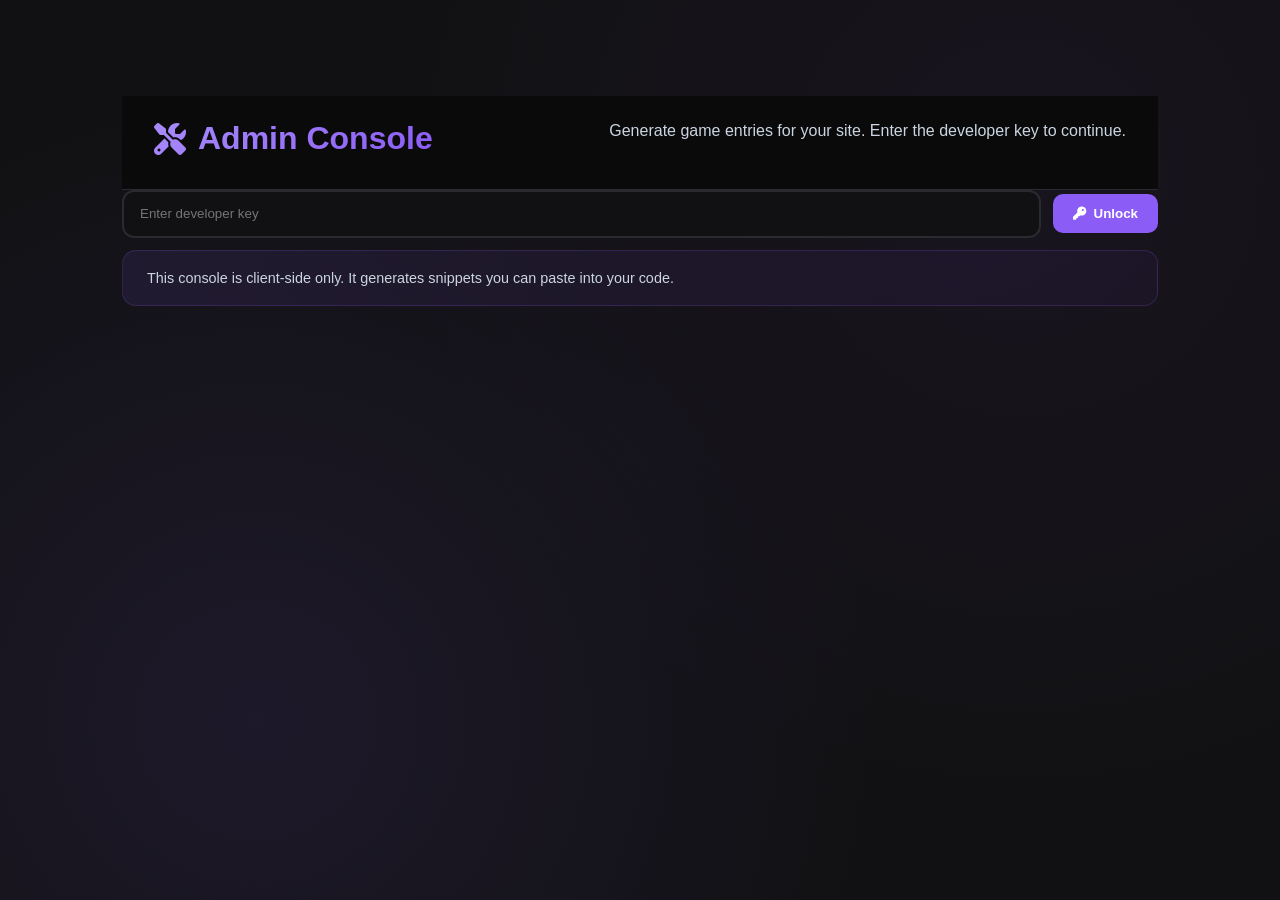
<file: admin.html>
<!DOCTYPE html>
<html lang="en">
<head>
  <meta charset="UTF-8">
  <meta name="viewport" content="width=device-width, initial-scale=1.0">
  <title>Admin Console - /Purge</title>
  <link rel="icon" href="assets/e1bc9dd5-25b2-4626-9afc-694f3188bac0.ico" type="image/x-icon">
  <link rel="stylesheet" href="https://cdnjs.cloudflare.com/ajax/libs/font-awesome/6.4.0/css/all.min.css">
  <link rel="stylesheet" href="styles.css">
  <link rel="stylesheet" href="tooltip.css">
  <link rel="stylesheet" href="page-transitions.css">
  <link rel="stylesheet" href="admin.css">
</head>
<body>
  <div class="background"></div>

  <div class="admin-console-container">
    <div class="admin-header">
      <h1><i class="fas fa-tools"></i> Admin Console</h1>
      <p>Generate game entries for your site. Enter the developer key to continue.</p>
    </div>

    <!-- Key Gate -->
    <div class="admin-key-gate" id="admin-key-gate">
      <div class="key-box">
        <input type="password" id="admin-key-input" placeholder="Enter developer key">
        <button class="admin-btn primary" id="admin-key-submit"><i class="fas fa-key"></i> Unlock</button>
      </div>
      <div class="key-hint">This console is client-side only. It generates snippets you can paste into your code.</div>
    </div>

    <!-- Admin Form -->
    <div class="admin-content" id="admin-content" style="display:none;">
      <div class="admin-form">
        <h2>Game Details</h2>
        <div class="form-grid">
          <label><span>Game Name</span><input type="text" id="game-name" placeholder="e.g., My Great Game" required></label>
          <label><span>Description</span><input type="text" id="game-description" placeholder="Short description" required></label>
          <label><span>Category</span>
            <select id="game-category">
              <option value="idle">Idle</option>
              <option value="strategy">Strategy</option>
              <option value="story">Story</option>
              <option value="action">Action</option>
              <option value="puzzle">Puzzle</option>
            </select>
          </label>
          <label><span>Genre</span><input type="text" id="game-genre" placeholder="e.g., Clicker, Card Game" required></label>
          <label><span>Icon Emoji</span><input type="text" id="game-icon" placeholder="e.g., 🎮 or 🍪" maxlength="4"></label>
          <label><span>File Path</span><input type="text" id="game-file" placeholder="e.g., games/mygame.html" required></label>
          <label><span>Premium</span><input type="checkbox" id="game-premium"></label>
          <label><span>Early Access</span><input type="checkbox" id="game-early"></label>
          <label><span>Tags (CSV)</span><input type="text" id="game-tags" placeholder="e.g., action, roguelike, deckbuilder"></label>
        </div>
        <div class="actions">
          <button class="admin-btn primary" id="generate-snippets"><i class="fas fa-code"></i> Generate Snippets</button>
          <button class="admin-btn secondary" id="reset-form"><i class="fas fa-undo"></i> Reset</button>
        </div>
      </div>

      <!-- Output Section -->
      <div class="admin-output">
        <h2>Output</h2>
        <div class="output-block">
          <div class="output-header">
            <span>games.js Entry</span>
            <button class="admin-btn copy" data-copy-target="#snippet-js"><i class="fas fa-copy"></i> Copy</button>
          </div>
          <pre id="snippet-js" class="code"></pre>
        </div>
        <div class="output-block">
          <div class="output-header">
            <span>Wrapper HTML Stub (optional)</span>
            <button class="admin-btn copy" data-copy-target="#snippet-html"><i class="fas fa-copy"></i> Copy</button>
          </div>
          <pre id="snippet-html" class="code"></pre>
        </div>
        <div class="hint">Paste the JS entry into GamesManager.loadGames() array in games.js. Save the HTML wrapper to the path you specified.</div>
      </div>
    </div>
  </div>

  <script>
    // Theme support
    const savedTheme = localStorage.getItem('purge_theme') || 'default';
    document.body.classList.add(savedTheme);

    // Developer key check
    const ADMIN_KEY = 'unhiindev'; // never exposed in HTML directly
    const keyInput = document.getElementById('admin-key-input');
    const keyGate = document.getElementById('admin-key-gate');
    const adminContent = document.getElementById('admin-content');
    const keySubmit = document.getElementById('admin-key-submit');

    keySubmit.addEventListener('click', () => {
      if (keyInput.value === ADMIN_KEY) {
        keyGate.style.display = 'none';
        adminContent.style.display = 'block';
        keyInput.value = '';
      } else {
        alert('Invalid key');
      }
    });
  </script>
  <script src="admin.js"></script>
</body>
</html>
</file>
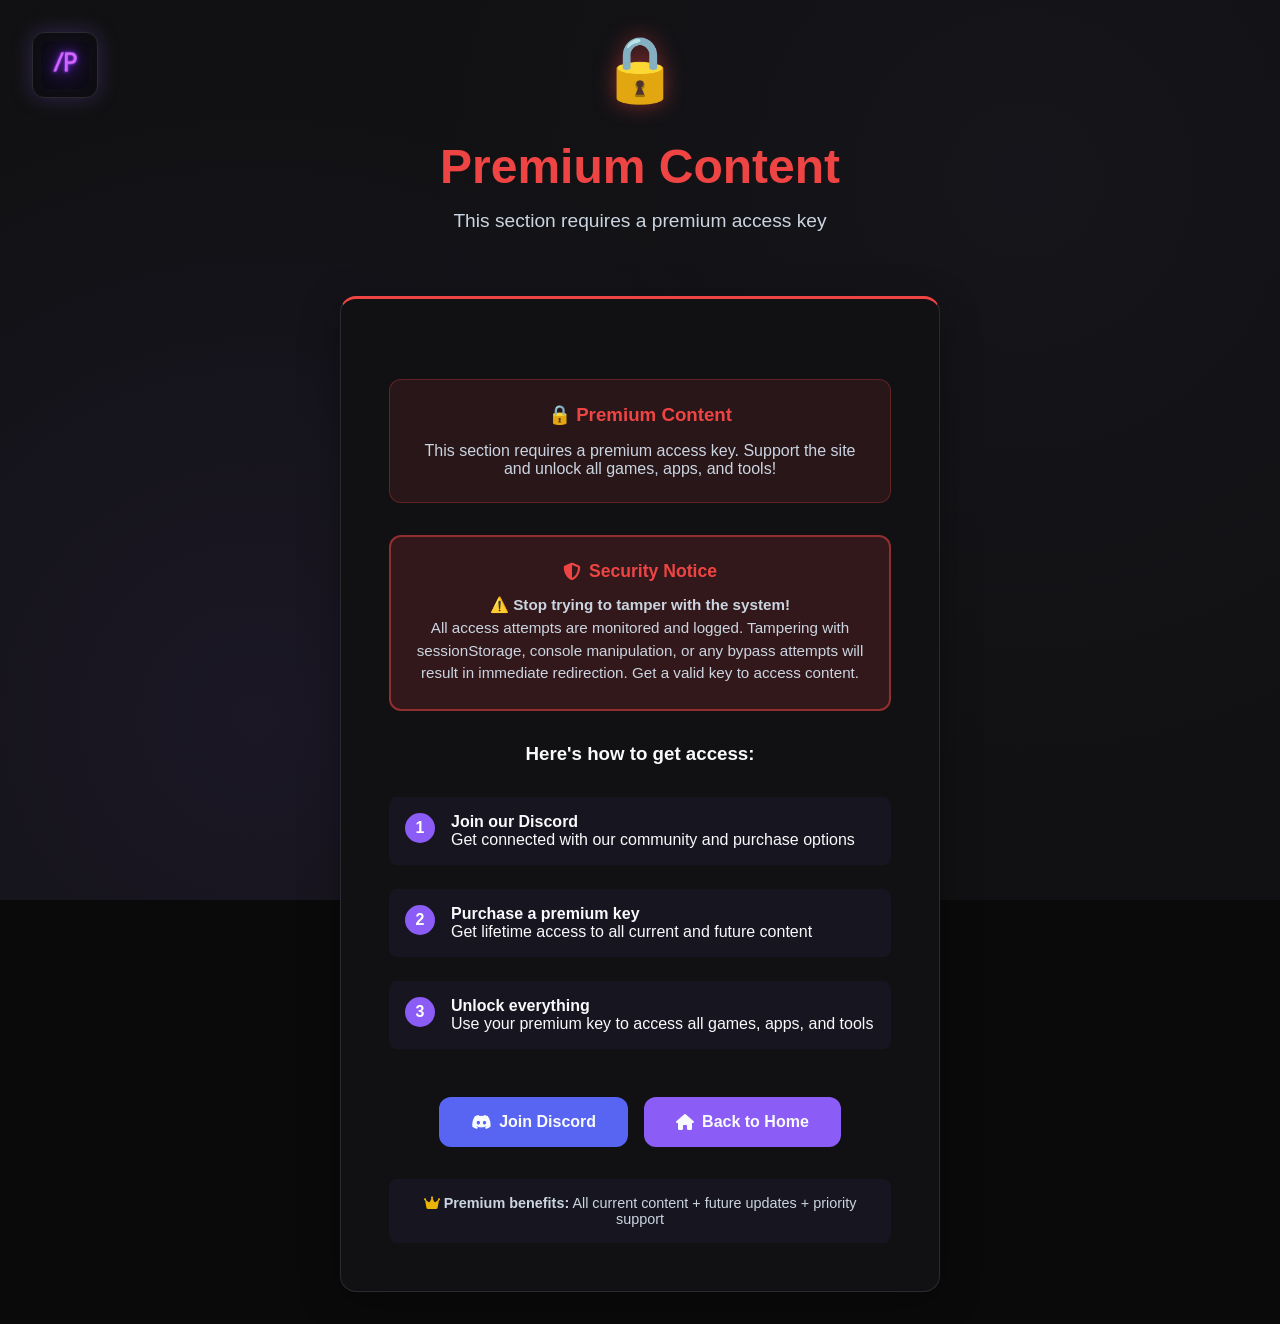
<file: apps.html>
<!DOCTYPE html>
<html lang="en">
<head>
    <link rel="icon" href="assets/e1bc9dd5-25b2-4626-9afc-694f3188bac0.ico" type="image/x-icon">
    <meta charset="UTF-8">
    <meta name="viewport" content="width=device-width, initial-scale=1.0">
    <title>Apps - /Purge</title>
    <link rel="stylesheet" href="https://cdnjs.cloudflare.com/ajax/libs/font-awesome/6.4.0/css/all.min.css">
    <link rel="stylesheet" href="styles.css">
    <link rel="stylesheet" href="apps.css">
    <link rel="stylesheet" href="tooltip.css">
    <script src="token-validator.js"></script>
</head>
<body>
    <!-- Background -->
    <div class="background"></div>

    <!-- Home Logo -->
    <div class="home-logo" onclick="window.location.href='index.html'">
        <img src="assets/e1bc9dd5-25b2-4626-9afc-694f3188bac0.ico" alt="/Purge Logo" class="logo-img">
    </div>

    <!-- Apps Content -->
    <div class="apps-page">
        <div class="apps-header">
            <h1 class="apps-title">Apps</h1>
            <p class="apps-subtitle">Useful applications and tools</p>
        </div>

        <!-- Search and Filter Section -->
        <div class="apps-controls">
            <div class="search-filter-container">
                <div class="search-container">
                    <div class="search-box">
                        <i class="fas fa-search search-icon"></i>
                        <input type="text" id="app-search" placeholder="Search apps..." class="search-input">
                        <button id="clear-search" class="clear-search-btn">
                            <i class="fas fa-times"></i>
                        </button>
                    </div>
                </div>
                
                <select id="category-filter" class="category-filter">
                    <option value="all">All Categories</option>
                    <option value="browser">Browser</option>
                    <option value="development">Development</option>
                    <option value="productivity">Productivity</option>
                </select>
            </div>
            
            <div class="request-section">
                <button class="request-btn" onclick="window.open('https://discord.gg/bS7Xgvyuu5', '_blank');">
                    <i class="fas fa-plus"></i>
                    Request an App
                </button>
            </div>
        </div>

        <!-- Apps Grid -->
        <div class="apps-grid" id="apps-grid">
            <!-- Rammerhead App -->
            <div class="app-card" data-category="browser" onclick="showAppPreview('rammerhead')">
                <div class="app-icon">
                    <i class="fas fa-shield-alt"></i>
                </div>
                <div class="app-content">
                    <h3 class="app-title">Rammerhead</h3>
                    <p class="app-description">Great web proxy</p>
                    <div class="app-meta">
                        <span class="app-category">Browser</span>
                        <span class="app-status">External</span>
                    </div>
                </div>
                <div class="app-actions">
                    <button class="app-btn" onclick="event.stopPropagation(); showAppPreview('rammerhead')">
                        <i class="fas fa-play"></i>
                        Launch
                    </button>
                </div>
            </div>

            <!-- More apps can be added here -->
            <div class="app-card coming-soon">
                <div class="app-icon">
                    <i class="fas fa-plus"></i>
                </div>
                <div class="app-content">
                    <h3 class="app-title">More Apps Coming</h3>
                    <p class="app-description">We're constantly adding new applications</p>
                </div>
            </div>
        </div>

        <!-- No Results Message -->
        <div class="no-results" id="no-results" style="display: none;">
            <div class="no-results-content">
                <i class="fas fa-search"></i>
                <h3>No apps found</h3>
                <p>Try adjusting your search terms or <a href="https://discord.gg/bS7Xgvyuu5" target="_blank">request an app</a></p>
            </div>
        </div>
    </div>

    <!-- App Preview Modal (Games Style) -->
    <div class="app-preview-modal" id="app-preview-modal">
        <div class="preview-content" id="preview-content">
            <!-- Preview content will be loaded here -->
        </div>
    </div>

    <!-- App Browser with Tabs (Only shows when app is opened) -->
    <div id="app-browser" class="app-browser">
        <div class="browser-tabs">
            <!-- Tabs will be dynamically added here -->
        </div>
        <div class="browser-toolbar">
            <div class="toolbar-left">
                <button class="toolbar-btn" onclick="goBack()" title="Back">
                    <i class="fas fa-arrow-left"></i>
                </button>
                <button class="toolbar-btn" onclick="goForward()" title="Forward">
                    <i class="fas fa-arrow-right"></i>
                </button>
                <button class="toolbar-btn" onclick="refreshApp()" title="Refresh">
                    <i class="fas fa-redo"></i>
                </button>
            </div>
            <div class="toolbar-center">
                <div class="address-bar">
                    <i class="fas fa-lock"></i>
                    <span id="current-url">https://example.com</span>
                </div>
            </div>
            <div class="toolbar-right">
                <button class="toolbar-btn" onclick="openInNewTab()" title="Open in New Tab">
                    <i class="fas fa-external-link-alt"></i>
                </button>
                <button class="toolbar-btn" onclick="goHome()" title="Home">
                    <i class="fas fa-home"></i>
                </button>
                <button class="toolbar-btn" onclick="toggleFullscreen()" title="Fullscreen">
                    <i class="fas fa-expand"></i>
                </button>
                <button class="toolbar-btn close-btn" onclick="closeApp()" title="Close">
                    <i class="fas fa-times"></i>
                </button>
            </div>
        </div>
        <div class="browser-content">
            <embed id="app-frame" src="" type="text/html" style="width: 100%; height: 100%; border: none;">
        </div>
    </div>

    <!-- Footer -->
    <footer>
        <p>&copy; 2025 /Purge. Anyone posing as this site that isnt unhiin is false.</p>
    </footer>

    <!-- Load scripts -->
    <script src="debug.js"></script>
    <script src="utils.js"></script>
    <script src="tab-cloaking.js"></script>
    <script src="theme-manager.js"></script>
    <script src="snow.js"></script>
    <script src="tooltip-manager.js"></script>
    <script src="back-to-top.js"></script>
    <script src="accessibility.js"></script>
    <script src="apps.js"></script>
</body>

</html>
</file>
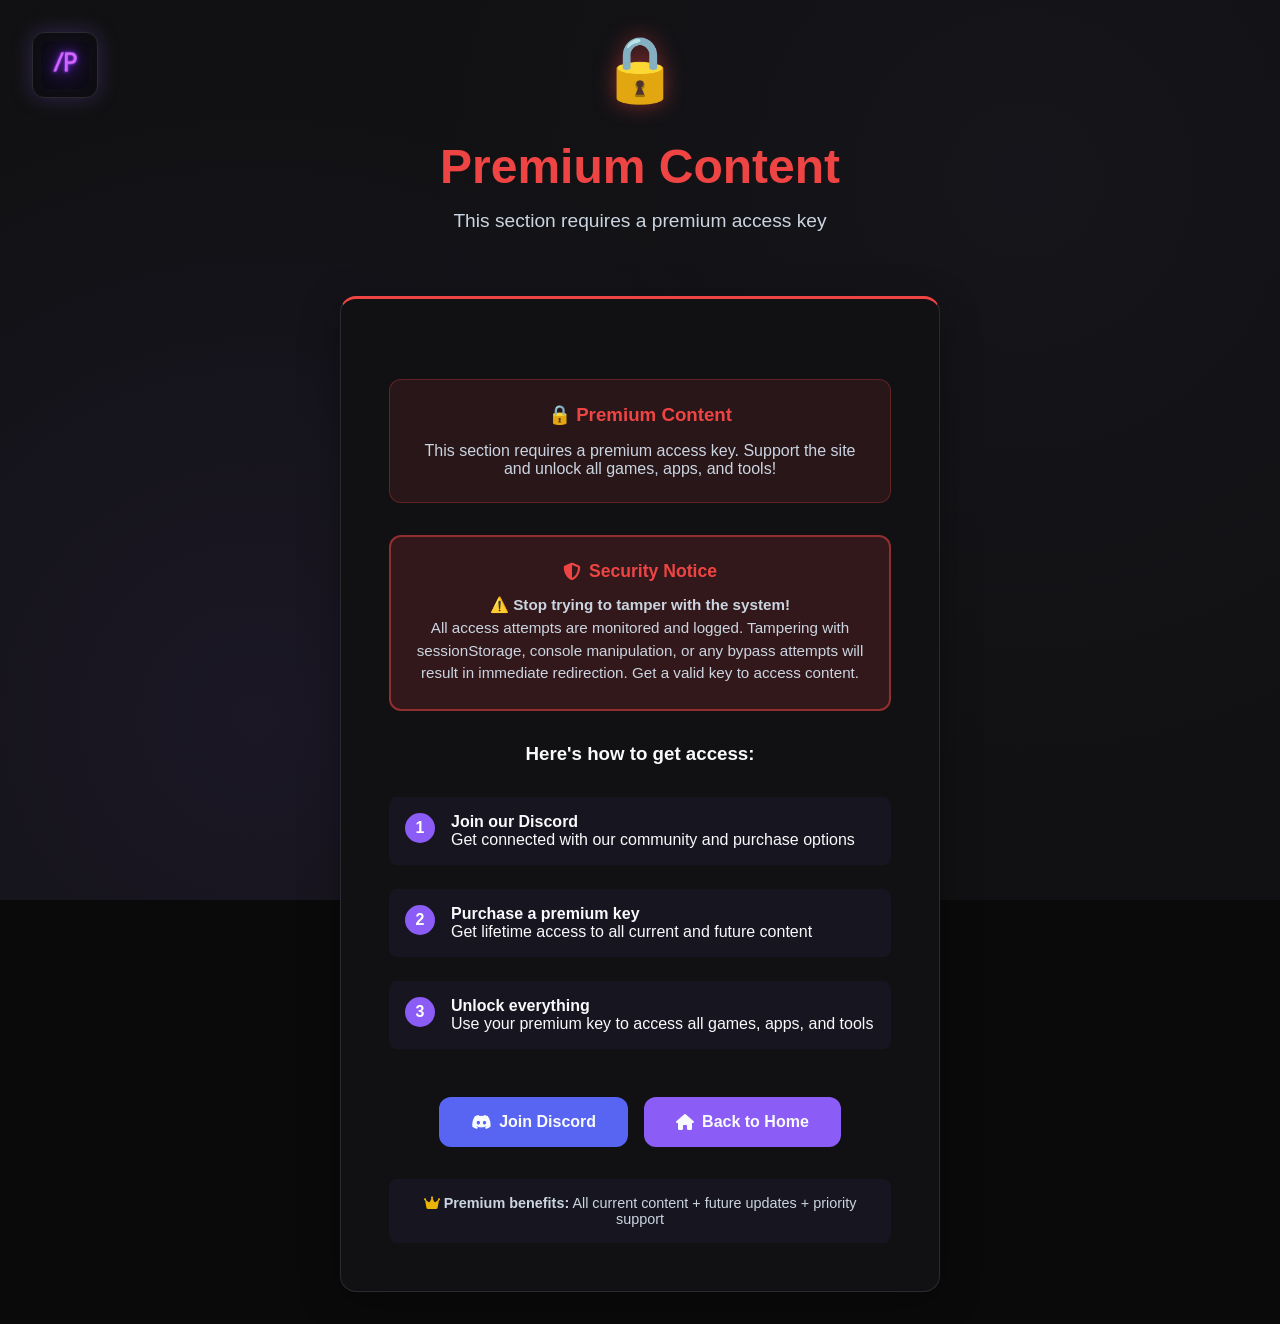
<file: blocked.html>
<!DOCTYPE html>
<html lang="en">
<head>
    <link rel="icon" href="assets/e1bc9dd5-25b2-4626-9afc-694f3188bac0.ico" type="image/x-icon">
    <meta charset="UTF-8">
    <meta name="viewport" content="width=device-width, initial-scale=1.0">
    <title>Access Blocked - /Purge</title>
    <link rel="stylesheet" href="https://cdnjs.cloudflare.com/ajax/libs/font-awesome/6.4.0/css/all.min.css">
    <link rel="stylesheet" href="/styles.css">
    <link rel="stylesheet" href="/tooltip.css">
    <style>
        .blocked-container {
            display: flex;
            flex-direction: column;
            justify-content: center;
            align-items: center;
            min-height: 100vh;
            padding: 2rem;
            text-align: center;
        }

        .blocked-icon {
            font-size: 4rem;
            margin-bottom: 2rem;
            animation: shake 0.5s ease-in-out infinite;
            filter: drop-shadow(0 0 10px rgba(239, 68, 68, 0.5));
        }
        
        .tamper-warning {
            background: rgba(239, 68, 68, 0.15);
            border: 2px solid rgba(239, 68, 68, 0.5);
            border-radius: 12px;
            padding: 1.5rem;
            margin: 2rem 0;
            text-align: center;
            animation: pulse 2s ease-in-out infinite;
        }
        
        @keyframes pulse {
            0%, 100% { 
                box-shadow: 0 0 0 0 rgba(239, 68, 68, 0.7);
            }
            50% { 
                box-shadow: 0 0 0 10px rgba(239, 68, 68, 0);
            }
        }
        
        .tamper-warning h4 {
            color: #ef4444;
            margin-bottom: 0.75rem;
            font-size: 1.1rem;
            display: flex;
            align-items: center;
            justify-content: center;
            gap: 0.5rem;
        }
        
        .tamper-warning p {
            color: var(--text);
            margin: 0;
            font-size: 0.95rem;
            line-height: 1.5;
        }

        @keyframes shake {
            0%, 100% { transform: translateX(0); }
            25% { transform: translateX(-5px); }
            75% { transform: translateX(5px); }
        }

        .blocked-content {
            background: var(--dark);
            border: 1px solid var(--light-gray);
            border-radius: 16px;
            padding: 3rem;
            max-width: 600px;
            margin-top: 2rem;
            border-top: 3px solid #ef4444;
            box-shadow: 0 10px 40px rgba(0, 0, 0, 0.3);
        }

        .guilt-message {
            background: rgba(239, 68, 68, 0.1);
            border: 1px solid rgba(239, 68, 68, 0.3);
            border-radius: 12px;
            padding: 1.5rem;
            margin: 2rem 0;
        }

        .steps {
            text-align: left;
            margin: 2rem 0;
        }

        .step {
            display: flex;
            align-items: flex-start;
            gap: 1rem;
            margin-bottom: 1.5rem;
            padding: 1rem;
            background: rgba(139, 92, 246, 0.05);
            border-radius: 8px;
        }

        .step-number {
            background: var(--primary);
            color: white;
            width: 30px;
            height: 30px;
            border-radius: 50%;
            display: flex;
            align-items: center;
            justify-content: center;
            font-weight: bold;
            flex-shrink: 0;
        }

        .home-btn {
            background: var(--primary);
            color: var(--white);
            border: none;
            padding: 1rem 2rem;
            border-radius: 12px;
            font-weight: 600;
            font-size: 1rem;
            cursor: pointer;
            transition: all 0.3s ease;
            text-decoration: none;
            display: inline-flex;
            align-items: center;
            gap: 0.5rem;
            margin-top: 1rem;
        }

        .home-btn:hover {
            background: var(--primary-dark);
            transform: translateY(-2px);
        }

        .home-logo {
            position: fixed;
            top: 2rem;
            left: 2rem;
            z-index: 100;
            cursor: pointer;
            transition: all 0.3s ease;
            filter: drop-shadow(0 0 10px rgba(139, 92, 246, 0.3));
            background: rgba(10, 10, 10, 0.8);
            border-radius: 12px;
            padding: 0.5rem;
            border: 1px solid var(--light-gray);
        }

        .home-logo:hover {
            transform: scale(1.05);
            filter: drop-shadow(0 0 15px rgba(139, 92, 246, 0.5));
            border-color: var(--primary);
        }

        .logo-img {
            width: 48px;
            height: 48px;
            display: block;
            border-radius: 8px;
        }
    </style>
</head>
<body>
    <!-- Background -->
    <div class="background"></div>

    <!-- Home Logo -->
    <div class="home-logo" onclick="window.location.href='index.html'">
        <img src="assets/e1bc9dd5-25b2-4626-9afc-694f3188bac0.ico" alt="/Purge Logo" class="logo-img">
    </div>

    <!-- Blocked Content -->
    <div class="blocked-container">
        <div class="blocked-icon">🔒</div>
        
        <h1 style="font-size: 3rem; margin-bottom: 1rem; color: #ef4444;">Premium Content</h1>
        <p style="font-size: 1.2rem; color: var(--text); margin-bottom: 2rem;">
            This section requires a premium access key
        </p>

        <div class="blocked-content">
            <div class="guilt-message">
                <h3 style="color: #ef4444; margin-bottom: 1rem;">🔒 Premium Content</h3>
                <p style="margin: 0; color: var(--text);">
                    This section requires a premium access key. Support the site and unlock all games, apps, and tools!
                </p>
            </div>
            
            <div class="tamper-warning">
                <h4>
                    <i class="fas fa-shield-alt"></i>
                    Security Notice
                </h4>
                <p>
                    <strong>⚠️ Stop trying to tamper with the system!</strong><br>
                    All access attempts are monitored and logged. Tampering with sessionStorage, console manipulation, or any bypass attempts will result in immediate redirection. Get a valid key to access content.
                </p>
            </div>

            <h3>Here's how to get access:</h3>
            
            <div class="steps">
                <div class="step">
                    <div class="step-number">1</div>
                    <div>
                        <strong>Join our Discord</strong>
                        <p>Get connected with our community and purchase options</p>
                    </div>
                </div>
                
                <div class="step">
                    <div class="step-number">2</div>
                    <div>
                        <strong>Purchase a premium key</strong>
                        <p>Get lifetime access to all current and future content</p>
                    </div>
                </div>
                
                <div class="step">
                    <div class="step-number">3</div>
                    <div>
                        <strong>Unlock everything</strong>
                        <p>Use your premium key to access all games, apps, and tools</p>
                    </div>
                </div>
            </div>

            <div style="display: flex; gap: 1rem; justify-content: center; flex-wrap: wrap;">
                <a href="https://discord.gg/bS7Xgvyuu5" target="_blank" class="home-btn" style="background: #5865F2;">
                    <i class="fab fa-discord"></i>
                    Join Discord
                </a>
                
                <a href="index.html" class="home-btn">
                    <i class="fas fa-home"></i>
                    Back to Home
                </a>
            </div>

            <div style="margin-top: 2rem; padding: 1rem; background: rgba(139, 92, 246, 0.05); border-radius: 8px;">
                <p style="margin: 0; font-size: 0.9rem; color: var(--text);">
                    <i class="fas fa-crown" style="color: #eab308;"></i>
                    <strong>Premium benefits:</strong> All current content + future updates + priority support
                </p>
            </div>
        </div>
    </div>
    
    <!-- Auto-redirect script -->
    <script>
        // Prevent staying on blocked page - auto-redirect after 10 seconds
        let redirectTimer = setTimeout(() => {
            window.location.href = 'index.html';
        }, 10000);
        
        // Clear auth on blocked page
        try {
            sessionStorage.removeItem('purge_auth');
            sessionStorage.removeItem('purge_auth_level');
            sessionStorage.removeItem('purge_auth_timestamp');
            sessionStorage.removeItem('purge_auth_key');
            sessionStorage.removeItem('purge_auth_hash');
        } catch (e) {
            console.error('Error clearing auth:', e);
        }
        
        // Show tampering warning tooltip
        function showTamperWarning() {
            const tooltip = document.createElement('div');
            tooltip.id = 'tamper-tooltip';
            tooltip.className = 'custom-tooltip';
            tooltip.innerHTML = `
                <div class="tooltip-content" style="border-color: #ef4444; background: rgba(239, 68, 68, 0.1);">
                    <span class="tooltip-message">
                        <i class="fas fa-shield-alt" style="color: #ef4444; margin-right: 0.5rem;"></i>
                        <strong>⚠️ Security Alert:</strong> Stop trying to tamper with the system! All attempts are monitored and will result in immediate redirection.
                    </span>
                    <button class="tooltip-close" onclick="this.closest('.custom-tooltip').remove()" title="Close">
                        <i class="fas fa-times"></i>
                    </button>
                </div>
            `;
            document.body.appendChild(tooltip);
            
            // Apply theme colors
            setTimeout(() => {
                const root = getComputedStyle(document.documentElement);
                const primary = root.getPropertyValue('--primary').trim() || '#8B5CF6';
                const dark = root.getPropertyValue('--dark').trim() || '#111113';
                const text = root.getPropertyValue('--text').trim() || '#cbd5e1';
                const glowColor = root.getPropertyValue('--glow-color').trim() || 'rgba(239, 68, 68, 0.3)';
                
                tooltip.style.setProperty('--tooltip-primary', '#ef4444');
                tooltip.style.setProperty('--tooltip-dark', dark);
                tooltip.style.setProperty('--tooltip-text', text);
                tooltip.style.setProperty('--tooltip-glow', glowColor);
                
                // Animate in
                setTimeout(() => {
                    tooltip.classList.add('show');
                }, 100);
            }, 100);
            
            // Auto-hide after 15 seconds
            setTimeout(() => {
                if (tooltip.parentNode) {
                    tooltip.classList.remove('show');
                    setTimeout(() => {
                        if (tooltip.parentNode) {
                            tooltip.remove();
                        }
                    }, 300);
                }
            }, 15000);
        }
        
        // Show warning after page loads
        setTimeout(() => {
            showTamperWarning();
        }, 1500);
        
        // Detect tampering attempts
        let tamperAttempts = 0;
        const originalSetItem = sessionStorage.setItem;
        const originalGetItem = sessionStorage.getItem;
        
        // Monitor for tampering
        setInterval(() => {
            try {
                const auth = originalGetItem.call(sessionStorage, 'purge_auth');
                if (auth === 'authenticated') {
                    tamperAttempts++;
                    if (tamperAttempts > 0) {
                        console.warn('⚠️ Tampering detected!');
                        showTamperWarning();
                        // Clear any fake auth
                        sessionStorage.removeItem('purge_auth');
                        sessionStorage.removeItem('purge_auth_level');
                        sessionStorage.removeItem('purge_auth_timestamp');
                        sessionStorage.removeItem('purge_auth_key');
                        sessionStorage.removeItem('purge_auth_hash');
                    }
                }
            } catch (e) {
                // Ignore errors
            }
        }, 1000);
        
        // Prevent back button bypass
        window.addEventListener('popstate', () => {
            window.location.href = 'index.html';
        });
        
        // Prevent staying on page - redirect on any interaction
        document.addEventListener('click', () => {
            clearTimeout(redirectTimer);
            setTimeout(() => {
                window.location.href = 'index.html';
            }, 5000);
        });
        
        // Redirect on visibility change
        document.addEventListener('visibilitychange', () => {
            if (!document.hidden) {
                window.location.href = 'index.html';
            }
        });
    </script>
    
    <!-- Theme Support -->
    <script src="/tab-cloaking.js"></script>
    <script src="/theme-manager.js"></script>
    <script src="/snow.js"></script>
</body>
</html>
</file>
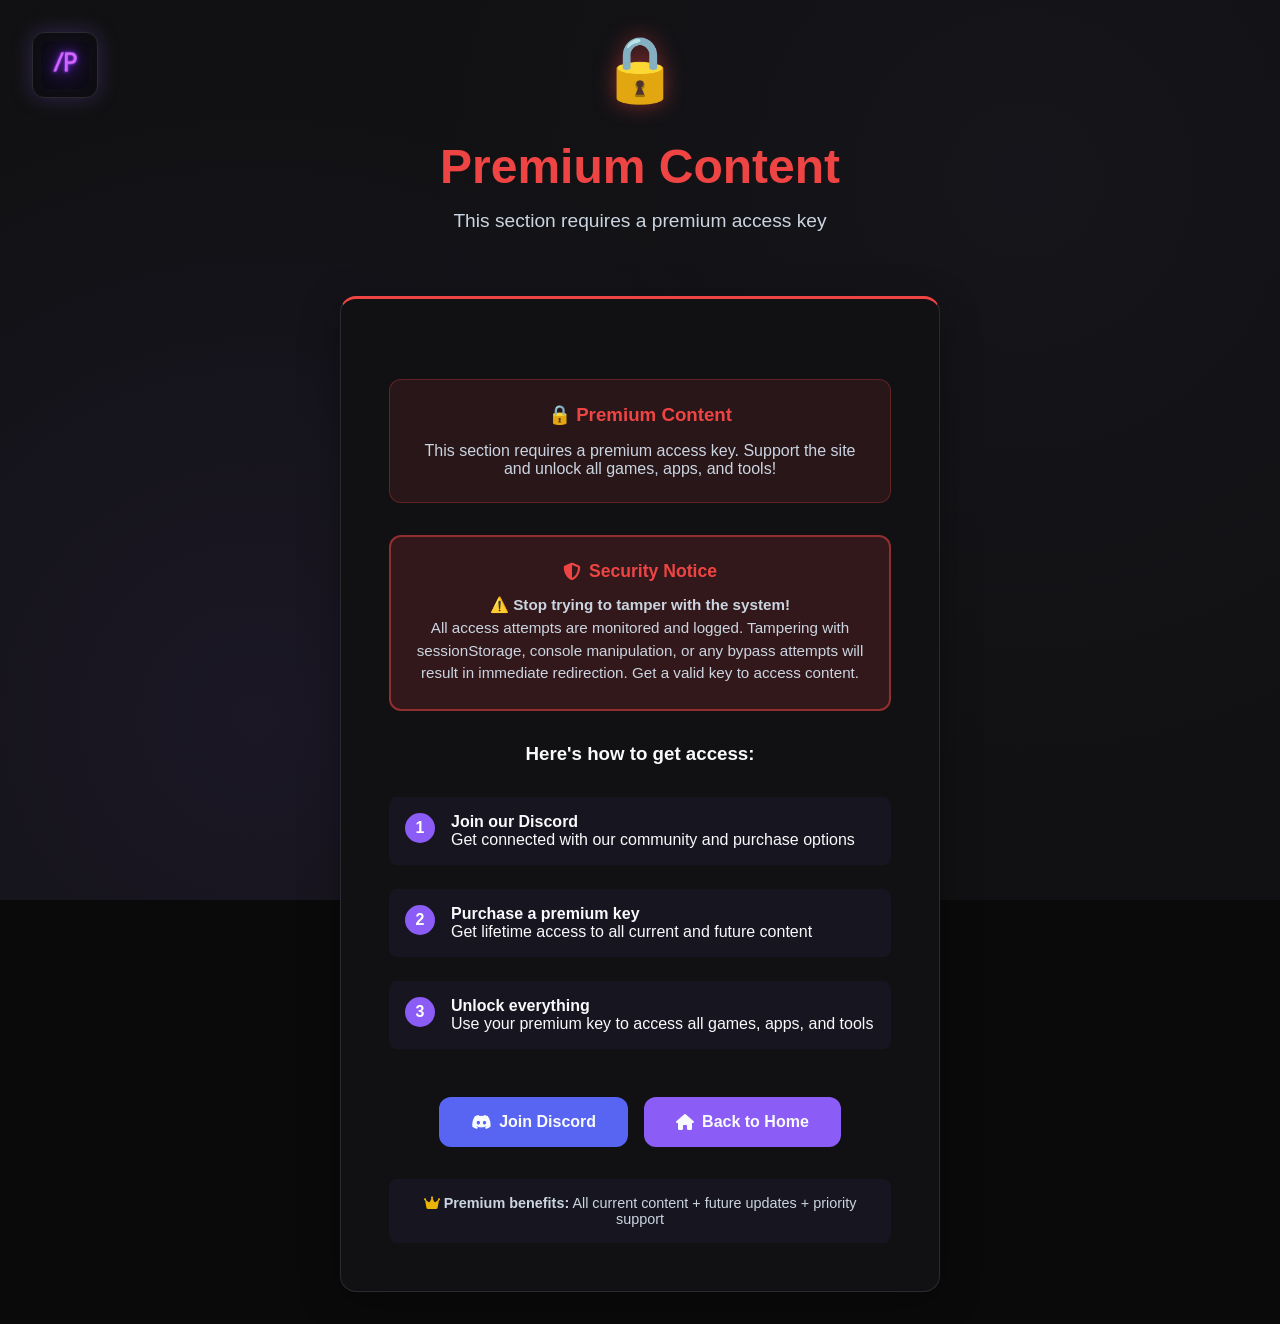
<file: credits.html>
<!DOCTYPE html>
<html lang="en">
<head>
    <link rel="icon" href="assets/e1bc9dd5-25b2-4626-9afc-694f3188bac0.ico" type="image/x-icon">
    <meta charset="UTF-8">
    <meta name="viewport" content="width=device-width, initial-scale=1.0">
    <title>Credits - /Purge</title>
    <link rel="stylesheet" href="https://cdnjs.cloudflare.com/ajax/libs/font-awesome/6.4.0/css/all.min.css">
    <link rel="stylesheet" href="styles.css">
    <link rel="stylesheet" href="credits.css">
    <script src="token-validator.js"></script>
</head>
<body>
    <!-- Loading Screen -->
    <div id="loading-screen" class="loading-screen">
        <div class="loading-content">
            <div class="loading-spinner">
                <div class="spinner-circle"></div>
            </div>
            <h2 class="loading-title">Loading Credits...</h2>
            <p class="loading-subtitle">Thanking the amazing team</p>
            <div class="loading-progress">
                <div class="progress-bar">
                    <div class="progress-fill"></div>
                </div>
            </div>
        </div>
    </div>

    <!-- Background -->
    <div class="background"></div>

    <!-- Main Content -->
    <div class="container credits-container">
        <!-- Header -->
        <div class="credits-header">
            <h1 class="credits-main-title">Credits</h1>
            <p class="credits-main-subtitle">The amazing team behind /Purge</p>
        </div>

        <!-- Lead Developer & Emotional Support Section -->
        <div class="credits-section">
            <div class="lead-support-layout">
                <!-- Mart - Left Side -->
                <div class="person-card emotional-support-card">
                    <div class="person-avatar">
                        <img src="assets/mart-pfp.jpg" alt="mart" class="avatar-image" onerror="this.replaceWith(createAvatarPlaceholder('M'))">
                    </div>
                    <div class="person-info">
                        <h3 class="person-name">Mart</h3>
                        <p class="person-role">Emotional Support & Motivation</p>
                    </div>
                </div>

                <!-- Lead Developer - Center -->
                <div class="person-card lead-dev">
                    <div class="person-avatar">
                        <img src="pfp.jpg" alt="unhiin" class="avatar-image" onerror="this.replaceWith(createAvatarPlaceholder('U'))">
                    </div>
                    <div class="person-info">
                        <h3 class="person-name">unhiin</h3>
                        <p class="person-role">Creator & Full-Stack Developer</p>
                        <div class="person-links">
                            <a href="https://unhiin.markjlyon.com" class="person-link" target="_blank" title="Portfolio">
                                <i class="fas fa-globe"></i>
                            </a>
                            <a href="https://tiktok.com/@unhiin" class="person-link" target="_blank" title="TikTok">
                                <i class="fab fa-tiktok"></i>
                            </a>
                            <a href="https://youtube.com/@your-youtube" class="person-link" target="_blank" title="YouTube">
                                <i class="fab fa-youtube"></i>
                            </a>
                        </div>
                    </div>
                </div>

                <!-- Bluedevilhen - Right Side -->
                <div class="person-card emotional-support-card">
                    <div class="person-avatar">
                        <img src="assets/bluedevilhen-pfp.png" alt="bluedevilhen" class="avatar-image" onerror="this.replaceWith(createAvatarPlaceholder('B'))">
                    </div>
                    <div class="person-info">
                        <h3 class="person-name">bluedevilhen</h3>
                        <p class="person-role">Emotional Support & Encouragement</p>
                    </div>
                </div>
            </div>
        </div>

        <!-- Site Testers Section -->
        <div class="credits-section">
            <h2 class="section-title">
                <i class="fas fa-bug"></i>
                Site Testers
            </h2>
            <div class="testers-grid">
                <!-- Ikpeak -->
                <div class="person-card tester">
                    <div class="person-avatar">
                        <img src="assets/ikpeak-pfp.png" alt="ikpeak" class="avatar-image" onerror="this.replaceWith(createAvatarPlaceholder('I'))">
                    </div>
                    <div class="person-info">
                        <h3 class="person-name">ikpeak</h3>
                        <p class="person-role">Beta Tester & Feedback</p>
                        <div class="person-links">
                            <a href="https://www.tiktok.com/@.1margiela" class="person-link" target="_blank" title="TikTok">
                                <i class="fab fa-tiktok"></i>
                            </a>
                        </div>
                    </div>
                </div>

                <!-- Zapple -->
                <div class="person-card tester">
                    <div class="person-avatar">
                        <img src="assets/zapple-pfp.png" alt="zapple" class="avatar-image" onerror="this.replaceWith(createAvatarPlaceholder('Z'))">
                    </div>
                    <div class="person-info">
                        <h3 class="person-name">Zapple</h3>
                        <p class="person-role">Beta Tester & Professional Comparer</p>
                        <div class="person-links">
                            <a href="https://tiktok.com/@mr.man9748" class="person-link" target="_blank" title="TikTok">
                                <i class="fab fa-tiktok"></i>
                            </a>
                        </div>
                    </div>
                </div>

                <!-- Wanesly -->
                <div class="person-card tester">
                    <div class="person-avatar">
                        <img src="assets/wansley-pfp.png" alt="wanesly" class="avatar-image" onerror="this.replaceWith(createAvatarPlaceholder('W'))">
                    </div>
                    <div class="person-info">
                        <h3 class="person-name">Wansley</h3>
                        <p class="person-role">Beta Tester & Feedback</p>
                        <div class="person-links">
                            <a href="https://www.instagram.com/wan.sley" class="person-link" target="_blank" title="Instagram">
                                <i class="fab fa-instagram"></i>
                            </a>
                        </div>
                    </div>
                </div>
            </div>
        </div>

        <!-- Contributors Section -->
        <div class="credits-section">
            <h2 class="section-title">
                <i class="fas fa-hands-helping"></i>
                Thanks to Our Contributors
            </h2>
            <div class="person-card contributor">
                <div class="person-avatar">
                    <img src="assets/gn-math-pfp.png" alt="GN-Math" class="avatar-image" onerror="this.replaceWith(createAvatarPlaceholder('G'))">
                </div>
                <div class="person-info">
                    <h3 class="person-name">GN-Math</h3>
                    <p class="person-role">Game Provider & Math Resources</p>
                    <div class="person-links">
                        <a href="https://gn-math.github.io/" class="person-link" target="_blank" title="Website (prolly blocked ngl)">
                            <i class="fas fa-globe"></i>
                        </a>
                    </div>
                </div>
            </div>
        </div>

        <!-- Back to Home Button -->
        <div class="credits-footer">
            <button onclick="goHome()" class="back-home-btn">
                <i class="fas fa-arrow-left"></i>
                Back to Home
            </button>
        </div>
    </div>

    <!-- Scripts - Load in correct order -->
    <script src="theme-manager.js"></script>
    <script src="credits.js"></script>
</body>

</html>
</file>
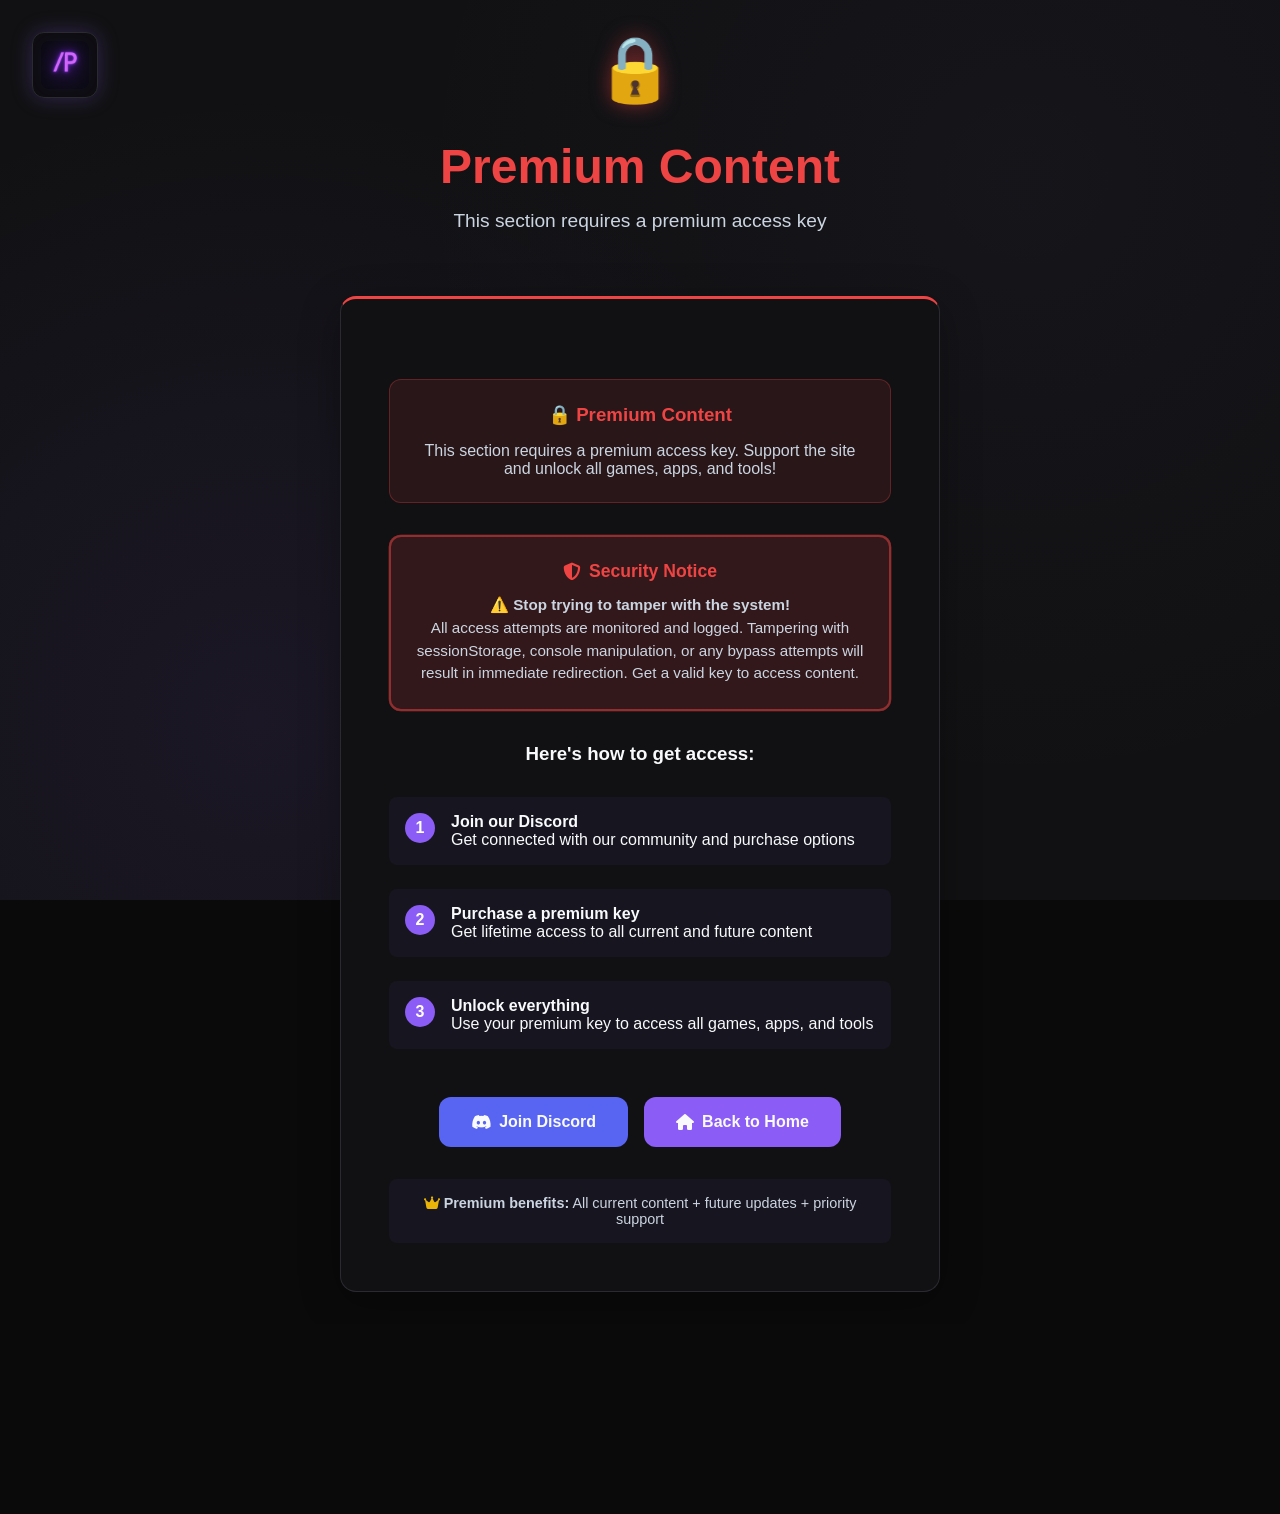
<file: games.html>
<!DOCTYPE html>
<html lang="en">
<head>
    <link rel="icon" href="assets/e1bc9dd5-25b2-4626-9afc-694f3188bac0.ico" type="image/x-icon">
    <meta charset="UTF-8">
    <meta name="viewport" content="width=device-width, initial-scale=1.0">
    <title>Games - /Purge</title>
    <link rel="stylesheet" href="https://cdnjs.cloudflare.com/ajax/libs/font-awesome/6.4.0/css/all.min.css">
    <link rel="stylesheet" href="/styles.css">
    <link rel="stylesheet" href="/games.css">
    <link rel="stylesheet" href="/tooltip.css">
    <link rel="stylesheet" href="/tab-manager.css">
    <link rel="stylesheet" href="/achievements.css">
    <link rel="stylesheet" href="/page-transitions.css">
    <link rel="stylesheet" href="/fullscreen-indicator.css">
    
    <!-- Token Validation -->
    <script src="page-validator-final.js"></script>
</head>
<body>
    <!-- Background -->
    <div class="background"></div>

    <!-- Home Logo -->
    <div class="home-logo" onclick="window.location.href='index.html'">
        <img src="assets/e1bc9dd5-25b2-4626-9afc-694f3188bac0.ico" alt="/Purge Logo" class="logo-img">
    </div>

    <!-- Games Content -->
    <div class="games-container">
        <div class="games-header">
            <h1>🎮 Games Library</h1>
            <p class="games-subtitle">Play hundreds of unblocked games</p>
        </div>

        <!-- Search and Request Section -->
        <div class="games-controls">
            <div class="search-filter-container">
                <div class="search-container">
                    <div class="search-box">
                        <i class="fas fa-search search-icon"></i>
                        <input type="text" id="game-search" placeholder="Search games..." class="search-input">
                        <button id="clear-search" class="clear-search-btn">
                            <i class="fas fa-times"></i>
                        </button>
                    </div>
                </div>
                
                <!-- In the genre filter section of games.html -->
<select id="genre-filter" class="genre-filter">
    <option value="all">All Genres</option>
    <option value="featured">⭐ Featured Games</option>
    <option value="favorites">❤️ Favorites</option>
    <option value="action">Action</option>
    <option value="puzzle">Puzzle</option>
    <option value="idle">Idle</option>
    <option value="story">Story</option>
    <option value="strategy">Strategy</option>
    <option value="survival">Survival</option>
</select>
                
                <select id="sort-filter" class="genre-filter">
                    <option value="default">Sort: Default</option>
                    <option value="popularity">Sort: Most Popular</option>
                    <option value="recent">Sort: Recently Played</option>
                    <option value="alphabetical">Sort: A-Z</option>
                    <option value="playCount">Sort: Most Played</option>
                </select>
            </div>
            
            <div class="request-section">
                <button class="request-btn" id="new-tab-games-btn" onclick="openNewTabFromGames()" title="Open New Tab">
                    <i class="fas fa-plus"></i>
                    New Tab
                </button>
                <button class="request-btn" onclick="window.open('https://discord.gg/bS7Xgvyuu5', '_blank');">
                    <i class="fas fa-plus"></i>
                    Request a Game
                </button>
            </div>
        </div>

        <!-- Continue Playing Section -->
        <div class="continue-playing-section" id="continue-playing-section" style="display: none;">
            <h2>▶️ Continue Playing</h2>
            <div class="continue-games-grid" id="continue-games-grid">
                <!-- Recently played games will appear here -->
            </div>
        </div>

        <!-- Games Grid -->
        <div class="games-grid" id="games-grid">
            <!-- Games will be dynamically loaded here -->
        </div>

        <!-- Game Preview Modal -->
        <div class="game-preview-modal" id="game-preview-modal">
            <div class="preview-content" id="preview-content">
                <!-- Preview content will be loaded here -->
            </div>
        </div>

        <!-- No Results Message -->
        <div class="no-results" id="no-results" style="display: none;">
            <div class="no-results-content">
                <i class="fas fa-search"></i>
                <h3>No games found</h3>
                <p>Try adjusting your search terms or <a href="https://discord.gg/bS7Xgvyuu5" target="_blank">request a game</a></p>
            </div>
        </div>
    </div>

    <!-- Footer -->
    <footer>
        <p>&copy; 2025 /Purge. Anyone posing as this site that isnt unhiin is false.</p>
    </footer>

    <!-- Load scripts in correct order -->
    <script src="/debug.js"></script>
    <script src="/utils.js"></script>
    <script src="/favorites-manager.js"></script>
    <script src="/recent-games.js"></script>
    <script src="/game-stats.js"></script>
    <script src="/search-history.js"></script>
    <script src="/games.js"></script>
    <script src="/keyboard-shortcuts.js"></script>
    <script src="/keyboard-shortcuts-enhanced.js"></script>
    <script src="/help-modal.js"></script>

    <script src="/tab-cloaking.js"></script>
    <script src="/theme-manager.js"></script>
    <script src="/snow.js"></script>
    <script src="/tooltip-manager.js"></script>
    <script src="/back-to-top.js"></script>
    <script src="/accessibility.js"></script>
    <script src="/tab-manager.js"></script>
    <script src="/achievements.js"></script>
    <script src="/browser-info.js"></script>
    <script src="/page-transitions.js"></script>
    <script src="/fullscreen-indicator.js"></script>
</body>
</html>
</file>
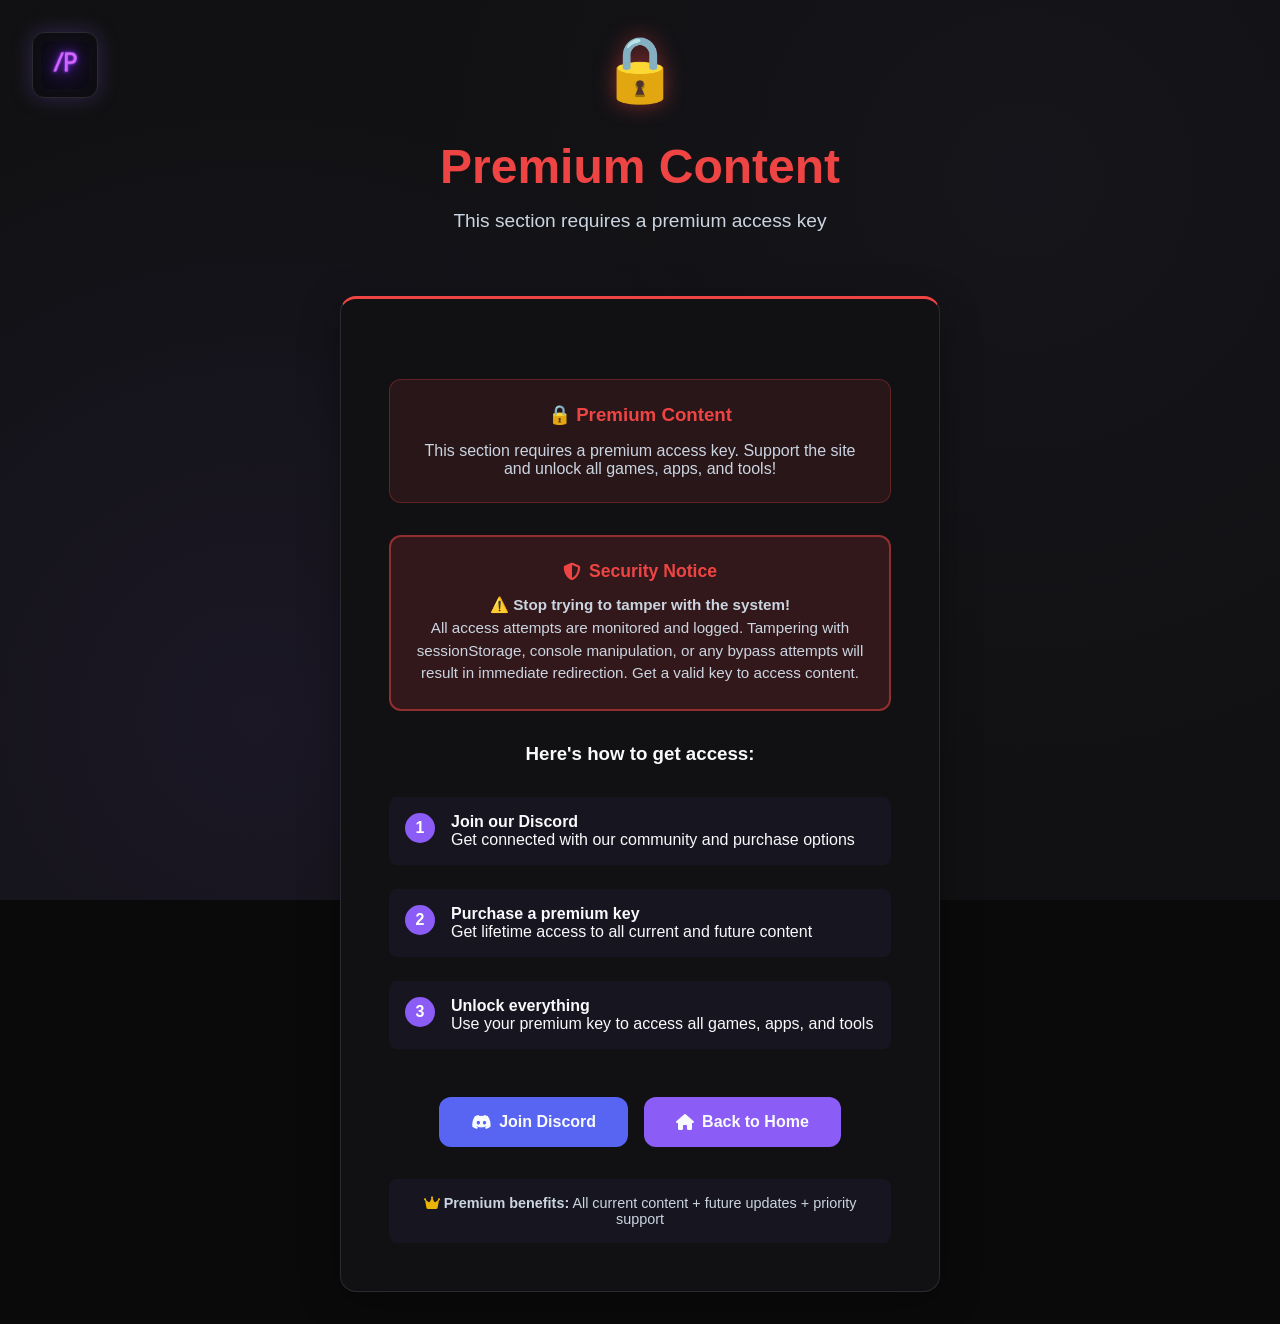
<file: roadmap.html>
<!DOCTYPE html>
<html lang="en">
<head>
    <link rel="icon" href="assets/e1bc9dd5-25b2-4626-9afc-694f3188bac0.ico" type="image/x-icon">
    <meta charset="UTF-8">
    <meta name="viewport" content="width=device-width, initial-scale=1.0">
    <title>Roadmap - /Purge</title>
    <link rel="stylesheet" href="https://cdnjs.cloudflare.com/ajax/libs/font-awesome/6.4.0/css/all.min.css">
    <link rel="stylesheet" href="/styles.css">
    <link rel="stylesheet" href="/roadmap.css">
    <link rel="stylesheet" href="/tooltip.css">
    
    <!-- Token Validation -->
    <script src="/token-validator.js"></script>
</head>
<body>
    <!-- Background -->
    <div class="background"></div>

    <!-- Home Logo -->
    <div class="home-logo" onclick="window.location.href='index.html'">
        <img src="assets/e1bc9dd5-25b2-4626-9afc-694f3188bac0.ico" alt="/Purge Logo" class="logo-img">
    </div>

    <!-- Roadmap Content -->
    <div class="roadmap-container">
        <div class="roadmap-header">
            <h1>/Purge Roadmap 🗺️</h1>
            <p class="roadmap-subtitle">What's coming next to the site</p>
        </div>

        <div class="timeline">
            <!-- Games Section -->
            <div class="timeline-phase">
                <div class="phase-header">
                    <div class="phase-badge in-progress">In Progress</div>
                    <h2>🎮 Games Section</h2>
                </div>
                <div class="phase-content">
                    <div class="milestone completed">
                        <div class="milestone-icon">✅</div>
                        <div class="milestone-content">
                            <h3>Basic Game Library</h3>
                            <p>Core game selection with popular unblocked games</p>
                        </div>
                    </div>
                    <div class="milestone in-progress">
                        <div class="milestone-icon">🔄</div>
                        <div class="milestone-content">
                            <h3>Expanded Game Collection</h3>
                            <p>Adding 50+ new games across different genres</p>
                            <small>Adding 5-10 games weekly</small>
                        </div>
                    </div>
                    <div class="milestone upcoming">
                        <div class="milestone-icon">⭐</div>
                        <div class="milestone-content">
                            <h3>Game Categories</h3>
                            <p>Organize games by genre: Action, Puzzle, Adventure, etc.</p>
                            <small>Expected: Next 2 weeks</small>
                        </div>
                    </div>
                    <div class="milestone upcoming">
                        <div class="milestone-icon">🔍</div>
                        <div class="milestone-content">
                            <h3>Search & Filters</h3>
                            <p>Find games quickly with search and filter options</p>
                            <small>Expected: 1 month</small>
                        </div>
                    </div>
                </div>
            </div>

            <!-- Tools Section -->
            <div class="timeline-phase">
                <div class="phase-header">
                    <div class="phase-badge upcoming">Next Up</div>
                    <h2>🛠️ Tools Section</h2>
                </div>
                <div class="phase-content">
                    <div class="milestone upcoming">
                        <div class="milestone-icon">📝</div>
                        <div class="milestone-content">
                            <h3>Cloaking Tools</h3>
                            <p>Tab Cloaking, Blob Cloaking, and possibly about:blank</p>
                            <small>Expected: 2 weeks</small>
                        </div>
                    </div>
                    <div class="milestone upcoming">
                        <div class="milestone-icon">🎨</div>
                        <div class="milestone-content">
                            <h3>Code Tools</h3>
                            <p>Hopefully a built in html editor or about:blank opener</p>
                            <small>Expected: 3 weeks</small>
                        </div>
                    </div>
                </div>
            </div>

            <!-- Apps Section -->
            <div class="timeline-phase">
                <div class="phase-header">
                    <div class="phase-badge upcoming">Planning</div>
                    <h2>📱 Apps Section</h2>
                </div>
                <div class="phase-content">
                    <div class="milestone upcoming">
                        <div class="milestone-icon">💬</div>
                        <div class="milestone-content">
                            <h3>Communication Apps</h3>
                            <p>Simple chat and messaging applications</p>
                            <small>Expected: 1 month</small>
                        </div>
                    </div>
                    <div class="milestone upcoming">
                        <div class="milestone-icon">🎵</div>
                        <div class="milestone-content">
                            <h3>Media Apps</h3>
                            <p>Music players and video streaming</p>
                            <small>Expected: 6 weeks</small>
                        </div>
                    </div>
                    <div class="milestone future">
                        <div class="milestone-icon">⚡</div>
                        <div class="milestone-content">
                            <h3>Performance Optimization</h3>
                            <p>Ensure all apps run smoothly and load quickly</p>
                            <small>Expected: 3 months</small>
                        </div>
                    </div>
                </div>
            </div>

            <!-- Platform Improvements -->
            <div class="timeline-phase">
                <div class="phase-header">
                    <div class="phase-badge future">Future</div>
                    <h2>🚀 Platform Improvements</h2>
                </div>
                <div class="phase-content">
                    <div class="milestone future">
                        <div class="milestone-icon">📱</div>
                        <div class="milestone-content">
                            <h3>Mobile Optimization</h3>
                            <p>Full mobile support for all games and tools</p>
                        </div>
                    </div>
                    <div class="milestone future">
                        <div class="milestone-icon">⚡</div>
                        <div class="milestone-content">
                            <h3>Performance Boost</h3>
                            <p>Faster loading times and smoother experience</p>
                        </div>
                    </div>
                    <div class="milestone future">
                        <div class="milestone-icon">🎨</div>
                        <div class="milestone-content">
                            <h3>UI/UX Improvements</h3>
                            <p>Better navigation and user interface</p>
                        </div>
                    </div>
                </div>
            </div>
        </div>

        <!-- Support Section -->
        <div class="support-section">
            <h2>Go Premium 🚀</h2>
            <p>Get instant access to all current and future content with a premium key. Your support helps us add more games, tools, and apps faster!</p>
            <div class="support-actions">
                <button class="btn btn-primary" onclick="window.open('https://discord.gg/bS7Xgvyuu5', '_blank')">
                    <i class="fas fa-crown"></i>
                    Get Premium Key
                </button>
                <button class="btn btn-secondary" onclick="window.open('https://discord.gg/bS7Xgvyuu5', '_blank')">
                    <i class="fas fa-comments"></i>
                    Suggest Content
                </button>
            </div>
        </div>
    </div>

    <!-- Footer -->
    <footer>
        <p>&copy; 2025 /Purge. Anyone posing as this site that isnt unhiin is false.</p>
    </footer>

    <script src="/debug.js"></script>
    <script src="/utils.js"></script>
    <script src="/roadmap.js"></script>
    <script src="/tab-cloaking.js"></script>
    <script src="/theme-manager.js"></script>
    <script src="/snow.js"></script>
    <script src="/tooltip-manager.js"></script>
    <script src="/back-to-top.js"></script>
    <script src="/accessibility.js"></script>
</body>
</html>
</file>
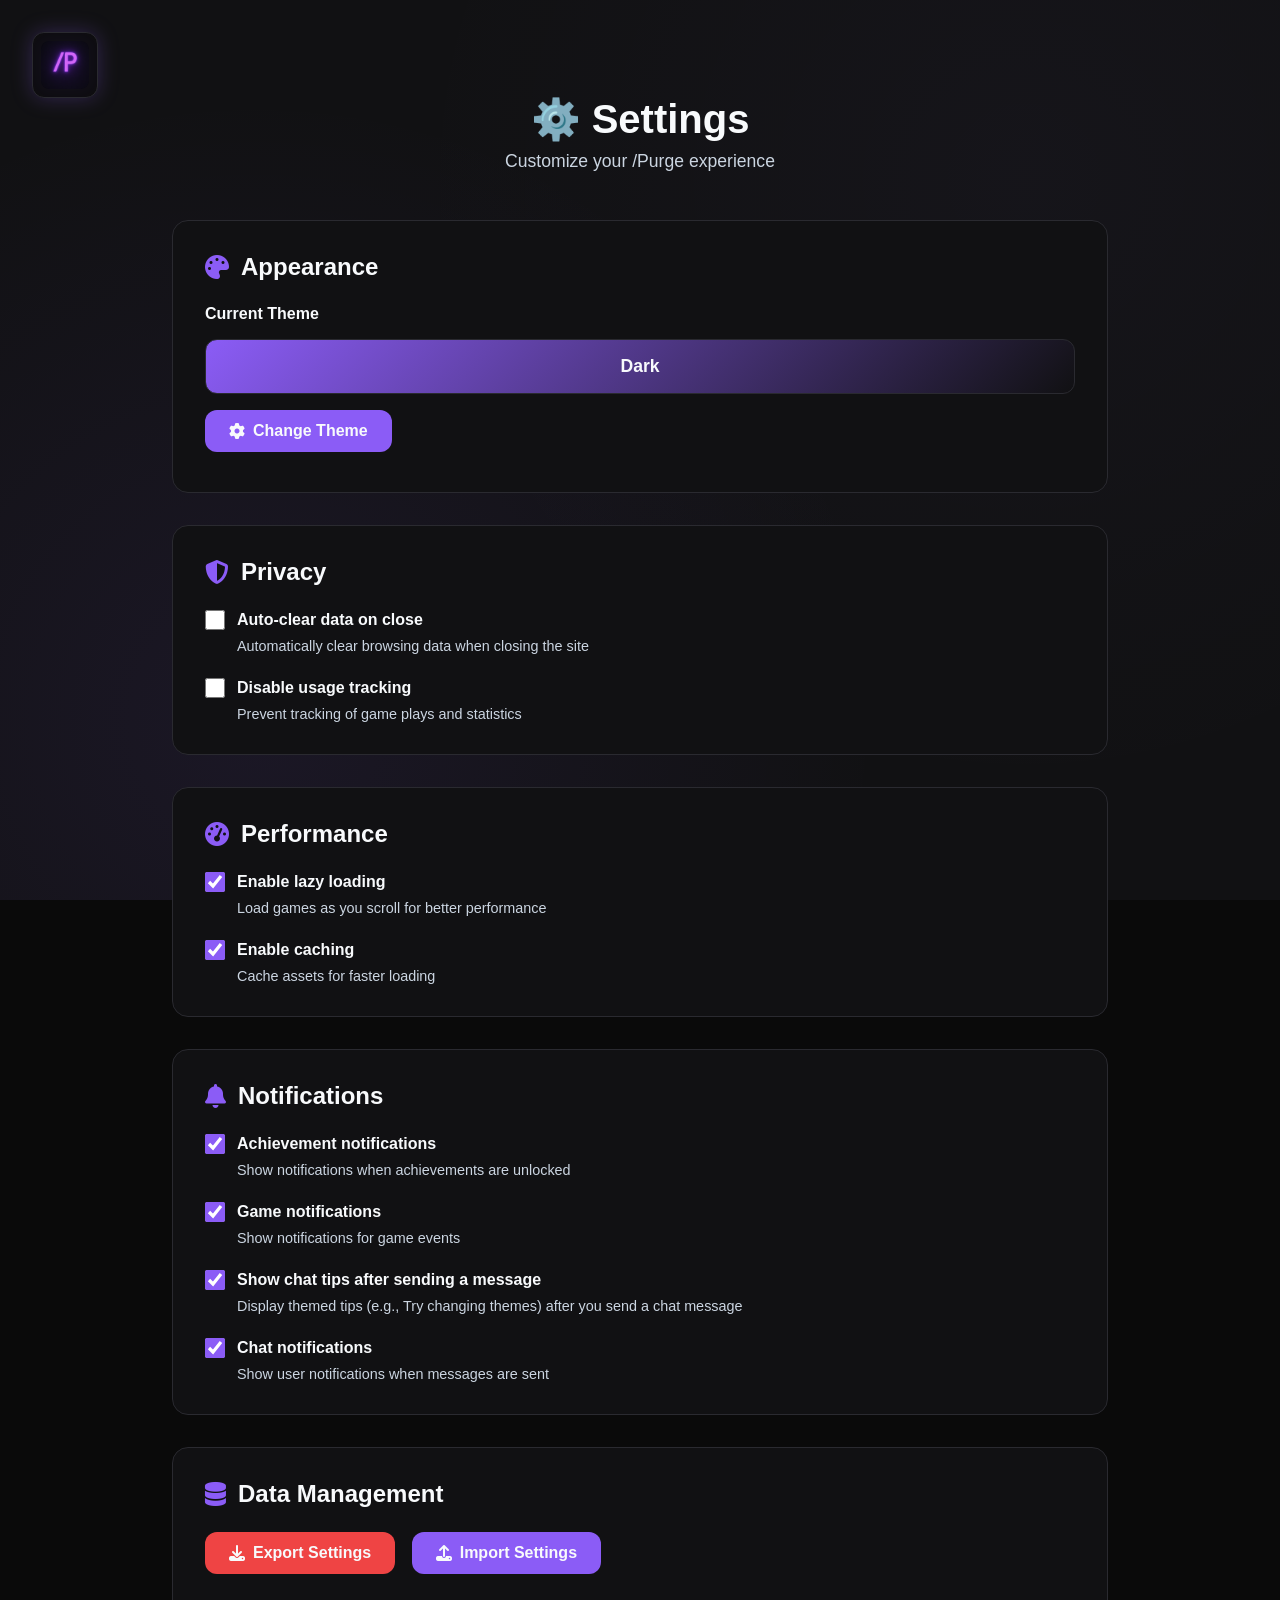
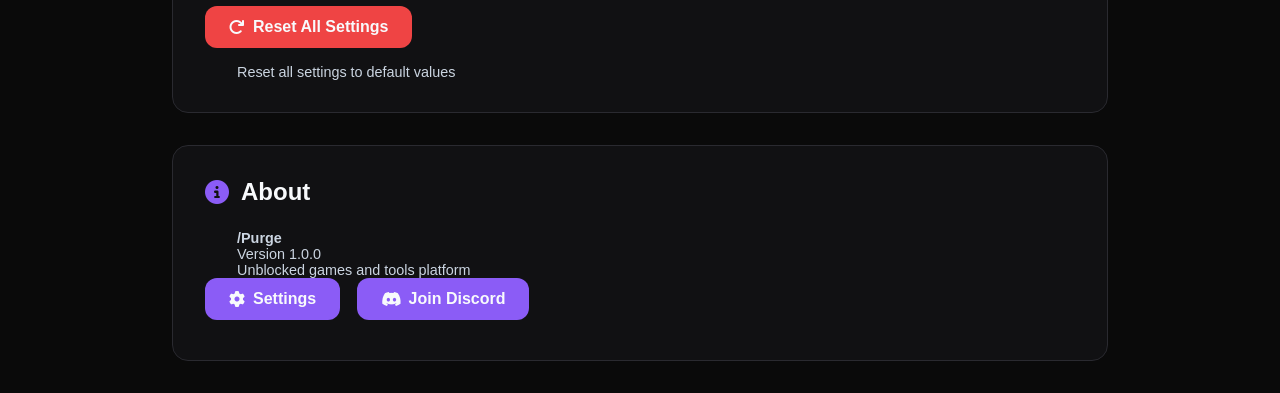
<file: settings.html>
<!DOCTYPE html>
<html lang="en">
<head>
    <link rel="icon" href="assets/e1bc9dd5-25b2-4626-9afc-694f3188bac0.ico" type="image/x-icon">
    <meta charset="UTF-8">
    <meta name="viewport" content="width=device-width, initial-scale=1.0">
    <title>Settings - /Purge</title>
    <link rel="stylesheet" href="https://cdnjs.cloudflare.com/ajax/libs/font-awesome/6.4.0/css/all.min.css">
    <link rel="stylesheet" href="styles.css">
    <link rel="stylesheet" href="tooltip.css">
    <link rel="stylesheet" href="settings.css">
    <link rel="stylesheet" href="page-transitions.css">
</head>
<body>
    <!-- Background -->
    <div class="background"></div>

    <!-- Home Logo -->
    <div class="home-logo" onclick="window.location.href='index.html'">
        <img src="assets/e1bc9dd5-25b2-4626-9afc-694f3188bac0.ico" alt="/Purge Logo" class="logo-img">
    </div>

    <!-- Settings Content -->
    <div class="settings-container">
        <div class="settings-header">
            <h1>⚙️ Settings</h1>
            <p class="settings-subtitle">Customize your /Purge experience</p>
        </div>

        <div class="settings-grid">
            <!-- Theme Settings -->
            <div class="settings-section">
                <h2><i class="fas fa-palette"></i> Appearance</h2>
                <div class="settings-item">
                    <label>Current Theme</label>
                    <div class="theme-preview-box" id="current-theme-preview">
                        <span id="current-theme-name">Loading...</span>
                    </div>
                    <button class="settings-btn" onclick="window.location.href='themes.html'">
                        <i class="fas fa-cog"></i> Change Theme
                    </button>
                </div>
            </div>

            <!-- Privacy Settings -->
            <div class="settings-section">
                <h2><i class="fas fa-shield-alt"></i> Privacy</h2>
                <div class="settings-item">
                    <label>
                        <input type="checkbox" id="auto-clear-data" onchange="toggleAutoClear()">
                        Auto-clear data on close
                    </label>
                    <p class="settings-desc">Automatically clear browsing data when closing the site</p>
                </div>
                <div class="settings-item">
                    <label>
                        <input type="checkbox" id="disable-tracking" onchange="toggleTracking()">
                        Disable usage tracking
                    </label>
                    <p class="settings-desc">Prevent tracking of game plays and statistics</p>
                </div>
            </div>

            <!-- Performance Settings -->
            <div class="settings-section">
                <h2><i class="fas fa-tachometer-alt"></i> Performance</h2>
                <div class="settings-item">
                    <label>
                        <input type="checkbox" id="lazy-loading" checked onchange="toggleLazyLoading()">
                        Enable lazy loading
                    </label>
                    <p class="settings-desc">Load games as you scroll for better performance</p>
                </div>
                <div class="settings-item">
                    <label>
                        <input type="checkbox" id="enable-cache" checked onchange="toggleCache()">
                        Enable caching
                    </label>
                    <p class="settings-desc">Cache assets for faster loading</p>
                </div>
            </div>

            <!-- Notification Settings -->
            <div class="settings-section">
                <h2><i class="fas fa-bell"></i> Notifications</h2>
                <div class="settings-item">
                    <label>
                        <input type="checkbox" id="achievement-notifications" checked onchange="toggleAchievementNotifications()">
                        Achievement notifications
                    </label>
                    <p class="settings-desc">Show notifications when achievements are unlocked</p>
                </div>
                <div class="settings-item">
                    <label>
                        <input type="checkbox" id="game-notifications" checked onchange="toggleGameNotifications()">
                        Game notifications
                    </label>
                    <p class="settings-desc">Show notifications for game events</p>
                </div>
                <div class="settings-item">
                    <label>
                        <input type="checkbox" id="chat-tips" checked onchange="toggleChatTips()">
                        Show chat tips after sending a message
                    </label>
                    <p class="settings-desc">Display themed tips (e.g., Try changing themes) after you send a chat message</p>
                </div>
                <div class="settings-item">
                    <label>
                        <input type="checkbox" id="chat-notifications" checked onchange="toggleChatNotifications()">
                        Chat notifications
                    </label>
                    <p class="settings-desc">Show user notifications when messages are sent</p>
                </div>
            </div>

            <!-- Data Management -->
            <div class="settings-section">
                <h2><i class="fas fa-database"></i> Data Management</h2>
                <div class="settings-item">
                    <button class="settings-btn danger" onclick="exportSettings()">
                        <i class="fas fa-download"></i> Export Settings
                    </button>
                    <button class="settings-btn" onclick="importSettings()">
                        <i class="fas fa-upload"></i> Import Settings
                    </button>
                    <input type="file" id="import-file" accept=".json" style="display: none;" onchange="handleImportFile(event)">
                </div>
                <div class="settings-item">
                    <button class="settings-btn danger" onclick="resetAllSettings()">
                        <i class="fas fa-redo"></i> Reset All Settings
                    </button>
                    <p class="settings-desc">Reset all settings to default values</p>
                </div>
            </div>

            <!-- About -->
            <div class="settings-section">
                <h2><i class="fas fa-info-circle"></i> About</h2>
                <div class="settings-item">
                    <p class="settings-desc">
                        <strong>/Purge</strong><br>
                        Version 1.0.0<br>
                        Unblocked games and tools platform
                    </p>
                    <button class="settings-btn" onclick="window.location.href='settings.html'">
                        <i class="fas fa-cog"></i> Settings
                    </button>
                    <button class="settings-btn" onclick="window.open('https://discord.gg/bS7Xgvyuu5', '_blank')">
                        <i class="fab fa-discord"></i> Join Discord
                    </button>
                </div>
            </div>
        </div>
    </div>

    <!-- Footer -->
    <footer>
        <p>&copy; 2025 /Purge. Anyone posing as this site that isnt unhiin is false.</p>
    </footer>

    <!-- Load scripts -->
    <script src="debug.js"></script>
    <script src="utils.js"></script>
    <script src="tab-cloaking.js"></script>
    <script src="theme-manager.js"></script>
    <script src="snow.js"></script>
    <script src="tooltip-manager.js"></script>
    <script src="back-to-top.js"></script>
    <script src="accessibility.js"></script>
    <script src="settings.js"></script>
    <script src="page-transitions.js"></script>
</body>
</html>
</file>
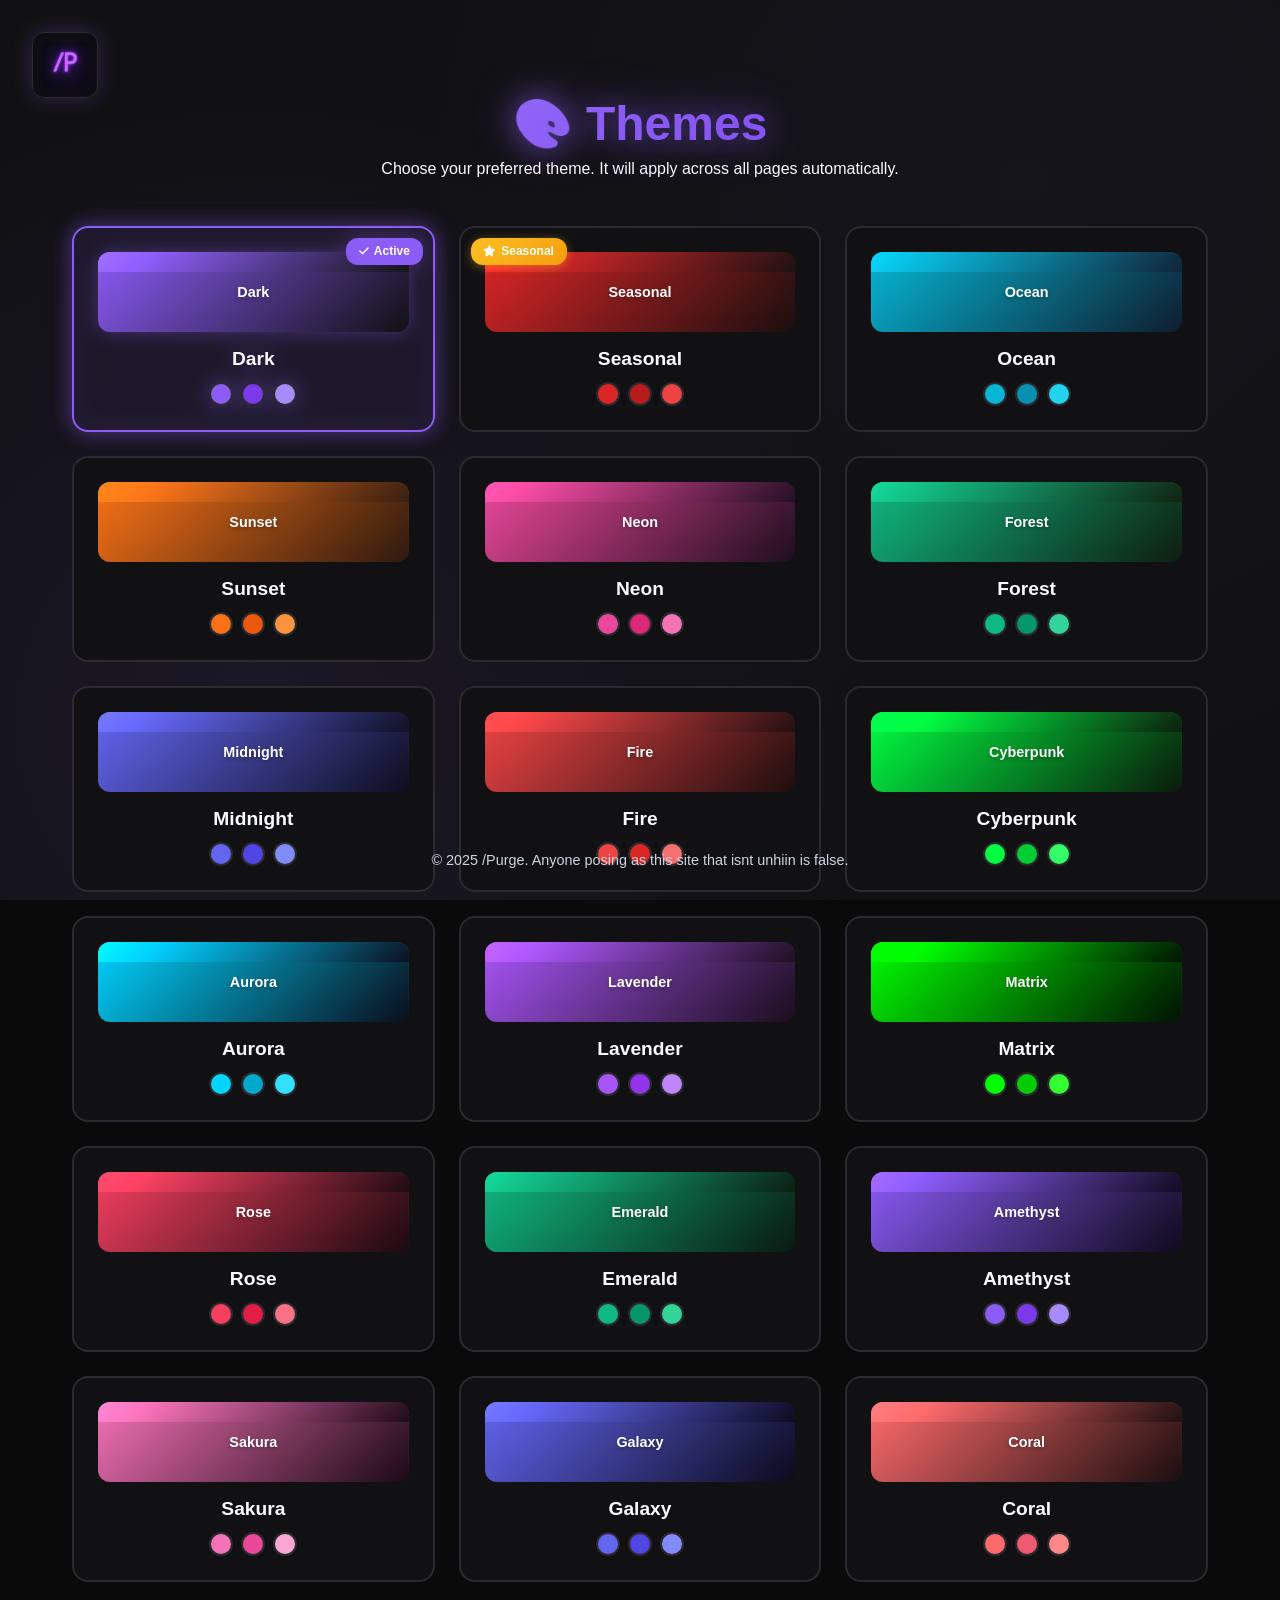
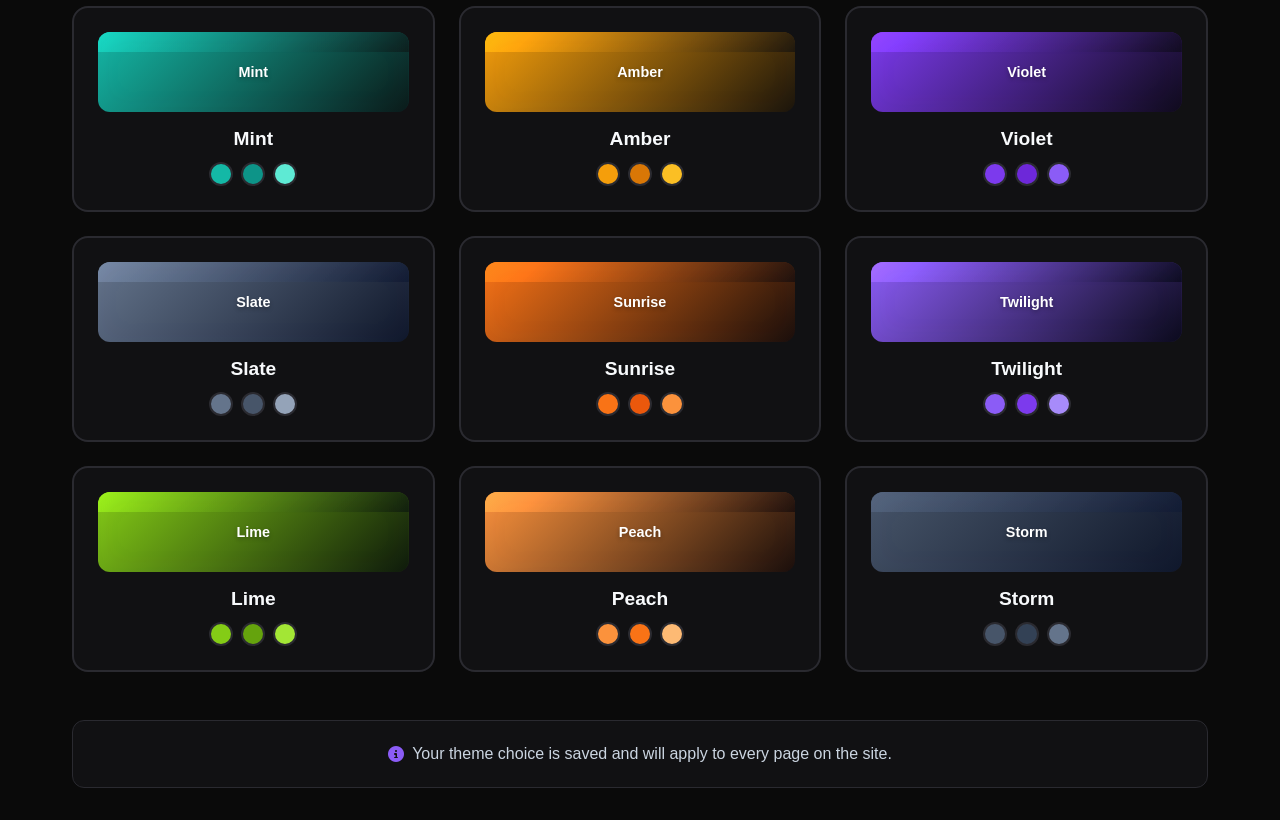
<file: themes.html>
<!DOCTYPE html>
<html lang="en">
<head>
    <link rel="icon" href="assets/e1bc9dd5-25b2-4626-9afc-694f3188bac0.ico" type="image/x-icon">
    <meta charset="UTF-8">
    <meta name="viewport" content="width=device-width, initial-scale=1.0">
    <title>Themes - /Purge</title>
    <link rel="stylesheet" href="https://cdnjs.cloudflare.com/ajax/libs/font-awesome/6.4.0/css/all.min.css">
    <link rel="stylesheet" href="/styles.css">
    <link rel="stylesheet" href="/themes.css">
    <link rel="stylesheet" href="/tooltip.css">
</head>
<body>
    <!-- Background -->
    <div class="background"></div>

    <!-- Home Logo -->
    <div class="home-logo" onclick="window.location.href='index.html'">
        <img src="assets/e1bc9dd5-25b2-4626-9afc-694f3188bac0.ico" alt="/Purge Logo" class="logo-img">
    </div>

    <!-- Themes Content -->
    <div class="themes-container">
        <div class="themes-header">
            <h1>🎨 Themes</h1>
            <p>Choose your preferred theme. It will apply across all pages automatically.</p>
        </div>
        
        <div class="themes-grid" id="themes-grid">
            <!-- Themes will be populated by JavaScript -->
        </div>
        
        <div class="themes-info">
            <p><i class="fas fa-info-circle"></i> Your theme choice is saved and will apply to every page on the site.</p>
        </div>
    </div>

    <!-- Footer -->
    <footer>
        <p>&copy; 2025 /Purge. Anyone posing as this site that isnt unhiin is false.</p>
    </footer>

    <!-- Scripts -->
    <script src="/debug.js"></script>
    <script src="/utils.js"></script>
    <script src="/tab-cloaking.js"></script>
    <script src="/theme-manager.js"></script>
    <script src="/snow.js"></script>
    <script src="/tooltip-manager.js"></script>
    <script src="/back-to-top.js"></script>
    <script src="/accessibility.js"></script>
    <script>
        // Populate themes grid
        document.addEventListener('DOMContentLoaded', function() {
            const themesGrid = document.getElementById('themes-grid');
            if (!themesGrid) return;
            
            const themes = themeManager.getThemes();
            const currentTheme = themeManager.getCurrentTheme();
            
            themesGrid.innerHTML = Object.entries(themes).map(([key, theme]) => {
                const isActive = currentTheme === key;
                const isSeasonal = key === 'christmas';
                return `
                <div class="theme-card ${isActive ? 'active' : ''}" onclick="themeManager.setTheme('${key}'); location.reload();">
                    ${isSeasonal ? '<div class="seasonal-badge"><i class="fas fa-star"></i> Seasonal</div>' : ''}
                    <div class="theme-preview" style="background: linear-gradient(135deg, ${theme.colors['--primary']}, ${theme.colors['--dark']})">
                        <div class="theme-name">${theme.name}</div>
                        <div class="theme-glow" style="box-shadow: 0 0 30px ${theme.colors['--glow-color']}"></div>
                    </div>
                    <div class="theme-info">
                        <h3>${theme.name}</h3>
                        <div class="theme-colors">
                            ${Object.entries(theme.colors).slice(0, 3).map(([colorKey, colorValue]) => 
                                `<div class="color-dot" style="background: ${colorValue}" title="${colorKey}: ${colorValue}"></div>`
                            ).join('')}
                        </div>
                    </div>
                    ${isActive ? '<div class="active-badge"><i class="fas fa-check"></i> Active</div>' : ''}
                </div>
            `;
            }).join('');
        });
    </script>
</body>
</html>
</file>
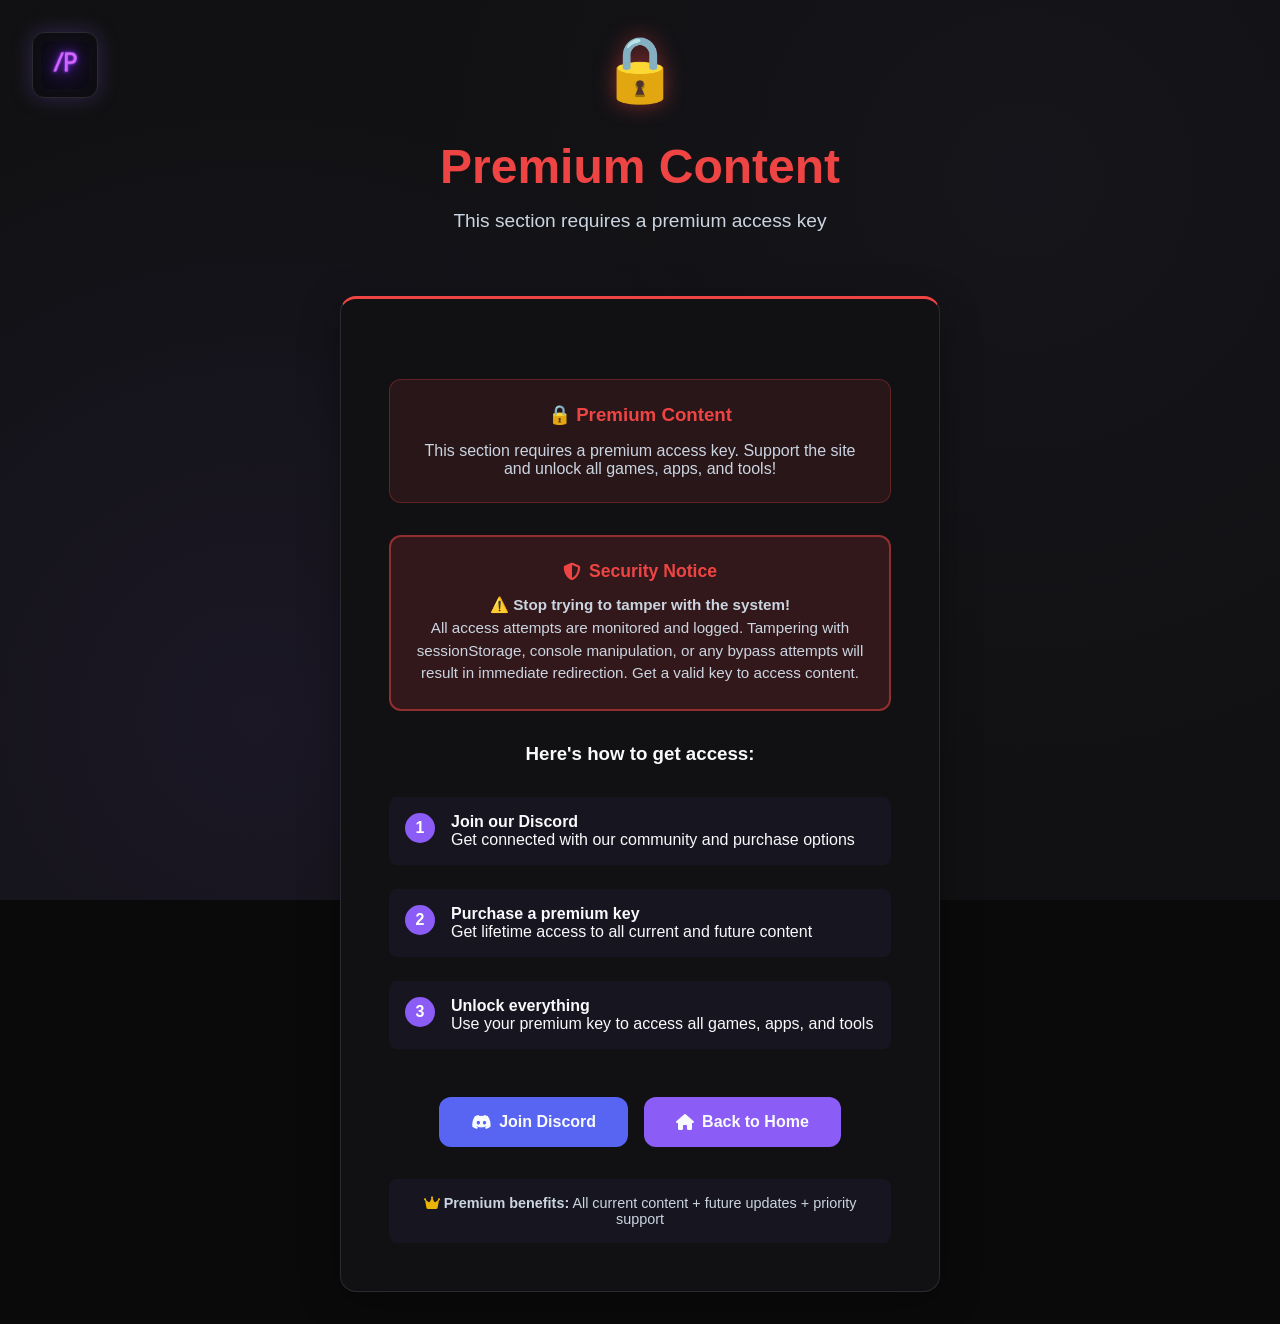
<file: tools.html>
<!DOCTYPE html>
<html lang="en">
<head>
    <link rel="icon" href="assets/e1bc9dd5-25b2-4626-9afc-694f3188bac0.ico" type="image/x-icon">
    <meta charset="UTF-8">
    <meta name="viewport" content="width=device-width, initial-scale=1.0">
    <title>Tools - /Purge</title>
    <link rel="stylesheet" href="https://cdnjs.cloudflare.com/ajax/libs/font-awesome/6.4.0/css/all.min.css">
    <link rel="stylesheet" href="/styles.css">
    <link rel="stylesheet" href="/tools.css">
    <link rel="stylesheet" href="/tooltip.css">
    
    <!-- Token Validation -->
    <script src="/token-validator.js"></script>
</head>
<body>
    <!-- Background -->
    <div class="background"></div>

    <!-- Home Logo -->
    <div class="home-logo" onclick="window.location.href='index.html'">
        <img src="assets/e1bc9dd5-25b2-4626-9afc-694f3188bac0.ico" alt="/Purge Logo" class="logo-img">
    </div>

    <!-- Tools Content -->
    <div class="tools-container">
        <div class="tools-header">
            <h1>🛠️ /Purge Tools</h1>
            <p class="tools-subtitle">Stealth and utility tools for enhanced privacy</p>
        </div>

        <!-- Cloaking Tools Section -->
        <div class="tools-section">
            <h2>🔒 Cloaking Tools</h2>
            <div class="tools-grid">
                
                <!-- Blob Cloaking Tool -->
                <div class="tool-card">
                    <div class="tool-icon">
                        <i class="fas fa-eye-slash"></i>
                    </div>
                    <div class="tool-content">
                        <h3>Blob Cloaking</h3>
                        <p>Open any site in a cloaked window that appears as a document</p>
                        <div class="tool-controls">
                            <input type="text" id="blob-url" placeholder="https://example.com" 
                                   class="tool-input" value="https://google.com">
                            <input type="text" id="blob-title" placeholder="Document Title" 
                                   class="tool-input" value="School Document">
                            <div class="tool-actions">
                                <button class="tool-btn primary" onclick="createBlobWindow()">
                                    <i class="fas fa-shield-alt"></i>
                                    Create Cloaked Window
                                </button>
                                <button class="tool-btn secondary" onclick="cloakCurrentSite()">
                                    <i class="fas fa-mask"></i>
                                    Cloak This Site
                                </button>
                            </div>
                        </div>
                    </div>
                </div>

                <!-- Tab Cloaking Tool -->
                <div class="tool-card">
                    <div class="tool-icon">
                        <i class="fas fa-mask"></i>
                    </div>
                    <div class="tool-content">
                        <h3>Tab Cloaking</h3>
                        <p>Disguise your tab title and favicon</p>
                        <div class="tool-actions">
                            <button class="tool-btn primary" onclick="openTabCloaker()">
                                <i class="fas fa-palette"></i>
                                Choose Preset
                            </button>
                            <button class="tool-btn secondary" onclick="removeCloaking()">
                                <i class="fas fa-undo"></i>
                                Reset Tab
                            </button>
                        </div>
                    </div>
                </div>

            </div>
        </div>

        <!-- Quick Access Section -->
        <div class="tools-section">
            <h2>⚡ Quick Access</h2>
            <div class="tools-grid">
                
                <!-- Quick Cloaking -->
                <div class="tool-card">
                    <div class="tool-icon">
                        <i class="fas fa-bolt"></i>
                    </div>
                    <div class="tool-content">
                        <h3>Quick Cloak</h3>
                        <p>One-click cloaking for common sites</p>
                        <div class="quick-buttons">
                            <button class="quick-btn" onclick="quickCloak('https://classroom.google.com', 'Google Classroom')">
                                🏫 Classroom
                            </button>
                            <button class="quick-btn" onclick="quickCloak('https://drive.google.com', 'My Drive')">
                                📁 Drive
                            </button>
                            <button class="quick-btn" onclick="quickCloak('https://docs.google.com', 'Google Docs')">
                                📄 Docs
                            </button>
                            <button class="quick-btn" onclick="quickCloak(window.location.href, 'Document')">
                                🔒 This Site
                            </button>
                        </div>
                    </div>
                </div>

                <!-- Session Tools -->
                <div class="tool-card">
                    <div class="tool-icon">
                        <i class="fas fa-broom"></i>
                    </div>
                    <div class="tool-content">
                        <h3>Cleanup Tools</h3>
                        <p>Clear traces and manage sessions</p>
                        <div class="tool-actions">
                            <button class="tool-btn secondary" onclick="clearSessionData()">
                                <i class="fas fa-trash"></i>
                                Clear Data
                            </button>
                            <button class="tool-btn secondary" onclick="reloadSite()">
                                <i class="fas fa-redo"></i>
                                Refresh
                            </button>
                        </div>
                    </div>
                </div>

                <!-- User Agent Switcher -->
                <div class="tool-card">
                    <div class="tool-icon">
                        <i class="fas fa-user-secret"></i>
                    </div>
                    <div class="tool-content">
                        <h3>User Agent Switcher</h3>
                        <p>Change your browser fingerprint</p>
                        <div class="tool-controls">
                            <select id="user-agent-select" class="tool-input">
                                <option value="">Select User Agent...</option>
                                <option value="chrome">Chrome (Windows)</option>
                                <option value="firefox">Firefox (Windows)</option>
                                <option value="safari">Safari (Mac)</option>
                                <option value="edge">Edge (Windows)</option>
                                <option value="mobile">Mobile Chrome</option>
                            </select>
                            <div class="tool-actions">
                                <button class="tool-btn primary" onclick="applyUserAgent()">
                                    <i class="fas fa-check"></i>
                                    Apply
                                </button>
                                <button class="tool-btn secondary" onclick="resetUserAgent()">
                                    <i class="fas fa-undo"></i>
                                    Reset
                                </button>
                            </div>
                            <p style="font-size: 0.85rem; color: var(--text); margin-top: 0.5rem; opacity: 0.7;">
                                Note: User agent changes apply to new windows/tabs
                            </p>
                        </div>
                    </div>
                </div>

                <!-- About:Blank Cloaker -->
                <div class="tool-card">
                    <div class="tool-icon">
                        <i class="fas fa-file-blank"></i>
                    </div>
                    <div class="tool-content">
                        <h3>About:Blank Cloaker</h3>
                        <p>Open sites in about:blank for maximum stealth</p>
                        <div class="tool-controls">
                            <input type="text" id="about-blank-url" placeholder="https://example.com" 
                                   class="tool-input" value="https://google.com">
                            <input type="text" id="about-blank-title" placeholder="Document Title" 
                                   class="tool-input" value="Blank Document">
                            <div class="tool-actions">
                                <button class="tool-btn primary" onclick="createAboutBlank()">
                                    <i class="fas fa-shield-alt"></i>
                                    Create About:Blank
                                </button>
                            </div>
                        </div>
                    </div>
                </div>

                <!-- Browser Info -->
                <div class="tool-card">
                    <div class="tool-icon">
                        <i class="fas fa-info-circle"></i>
                    </div>
                    <div class="tool-content">
                        <h3>Browser Information</h3>
                        <p>View your browser fingerprint and details</p>
                        <div class="tool-actions">
                            <button class="tool-btn primary" onclick="showBrowserInfo()">
                                <i class="fas fa-eye"></i>
                                View Info
                            </button>
                            <button class="tool-btn secondary" onclick="copyBrowserInfo()">
                                <i class="fas fa-copy"></i>
                                Copy Info
                            </button>
                        </div>
                        <div id="browser-info-display" style="display: none; margin-top: 1rem; padding: 1rem; background: var(--black); border-radius: 8px; border: 1px solid var(--light-gray);">
                            <pre id="browser-info-text" style="color: var(--text); font-size: 0.85rem; white-space: pre-wrap; word-wrap: break-word;"></pre>
                        </div>
                    </div>
                </div>

                <!-- History & Cookie Cleaner -->
                <div class="tool-card">
                    <div class="tool-icon">
                        <i class="fas fa-eraser"></i>
                    </div>
                    <div class="tool-content">
                        <h3>Privacy Cleaner</h3>
                        <p>Clear browsing traces and cookies</p>
                        <div class="tool-actions">
                            <button class="tool-btn secondary" onclick="clearCookies()">
                                <i class="fas fa-cookie-bite"></i>
                                Clear Cookies
                            </button>
                            <button class="tool-btn secondary" onclick="clearLocalStorage()">
                                <i class="fas fa-database"></i>
                                Clear Storage
                            </button>
                            <button class="tool-btn secondary" onclick="clearAllTraces()">
                                <i class="fas fa-broom"></i>
                                Clear All
                            </button>
                        </div>
                    </div>
                </div>


            </div>
        </div>

        <!-- Active Windows Section -->
        <div class="active-windows" id="active-windows">
            <h3>🪟 Active Windows</h3>
            <div class="windows-list" id="windows-list">
                <div class="no-windows">No active cloaked windows</div>
            </div>
        </div>

    </div>

    <!-- Tab Cloaker Modal -->
    <div class="cloaker-modal" id="tab-cloaker-modal">
        <div class="cloaker-content">
            <h2>🎭 Tab Cloaking</h2>
            <p>Choose a preset to disguise your tab:</p>
            
            <div class="cloaker-presets">
                <!-- Presets will be populated by JavaScript -->
            </div>
            
            <div class="cloaker-actions">
                <button class="cloaker-btn secondary" onclick="closeTabCloaker()">
                    <i class="fas fa-times"></i>
                    Cancel
                </button>
                <button class="cloaker-btn primary" onclick="applyCloaking()">
                    <i class="fas fa-check"></i>
                    Apply Cloaking
                </button>
            </div>
        </div>
    </div>

    <!-- Footer -->
    <footer>
        <p>&copy; 2025 /Purge. Anyone posing as this site that isnt unhiin is false.</p>
    </footer>

    <script src="/debug.js"></script>
    <script src="/utils.js"></script>
    <script src="/tab-cloaking.js"></script>
    <script src="/tools.js"></script>
    <script src="/theme-manager.js"></script>
    <script src="/snow.js"></script>
    <script src="/tooltip-manager.js"></script>
    <script src="/keyboard-shortcuts-enhanced.js"></script>
    <script src="/back-to-top.js"></script>
    <script src="/accessibility.js"></script>
    <script src="/browser-info.js"></script>
    <script src="/page-transitions.js"></script>
</body>
</html>
</file>
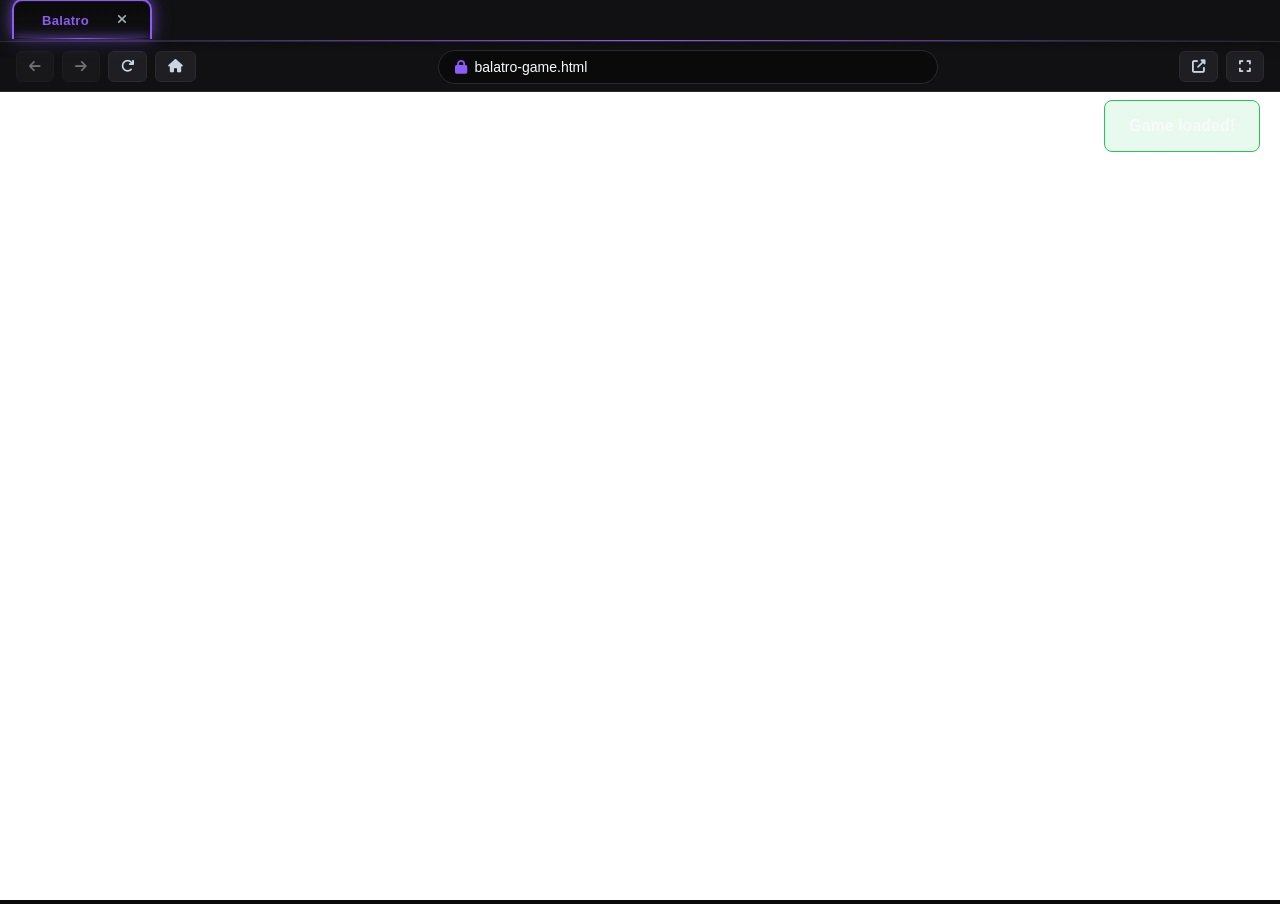
<file: games/balatro.html>
<!DOCTYPE html>
<html lang="en">
<head>
    <link rel="icon" href="/e1bc9dd5-25b2-4626-9afc-694f3188bac0.ico" type="image/x-icon">
    <meta charset="UTF-8">
    <meta name="viewport" content="width=device-width, initial-scale=1.0">
    <title>Balatro - /Purge</title>
    <link rel="stylesheet" href="https://cdnjs.cloudflare.com/ajax/libs/font-awesome/6.4.0/css/all.min.css">
    <link rel="stylesheet" href="/styles.css">
    <link rel="stylesheet" href="/games/game-browser.css">
    <script src="/tab-cloaking.js"></script>
    <script src="/theme-manager.js"></script>
</head>
<body>
    <div class="browser-container">
        <!-- Browser Tabs -->
        <div class="browser-tabs">
            <div class="tab active">
                <i class="fas fa-club"></i>
                <span>Balatro</span>
                <button class="tab-close" onclick="closeGame()">
                    <i class="fas fa-times"></i>
                </button>
            </div>
        </div>
        
        <!-- Browser Toolbar -->
        <div class="browser-toolbar">
            <div class="toolbar-left">
                <button class="toolbar-btn" onclick="goBack()">
                    <i class="fas fa-arrow-left"></i>
                </button>
                <button class="toolbar-btn" onclick="goForward()">
                    <i class="fas fa-arrow-right"></i>
                </button>
                <button class="toolbar-btn" onclick="refreshGame()">
                    <i class="fas fa-redo"></i>
                </button>
                <button class="toolbar-btn" onclick="goHome()">
                    <i class="fas fa-home"></i>
                </button>
            </div>
            
            <div class="toolbar-center">
                <div class="address-bar">
                    <i class="fas fa-lock"></i>
                    <span id="current-url">balatro-game.html</span>
                </div>
            </div>
            
            <div class="toolbar-right">
                <button class="toolbar-btn" onclick="openInNewTab()" title="Open in new tab">
                    <i class="fas fa-external-link-alt"></i>
                </button>
                <button class="toolbar-btn" onclick="toggleFullscreen()" title="Fullscreen">
                    <i class="fas fa-expand"></i>
                </button>
            </div>
        </div>
        
        <!-- Game Content -->
        <div class="browser-content">
            <iframe 
                src="https://smartsteps.eduarmor.com/balatro/index.html" 
                id="game-frame"
                frameborder="0"
                allowfullscreen
            ></iframe>
        </div>
    </div>

    <script src="/games/game-browser.js"></script>
    <script src="/games/theme-tab-updater.js"></script>
</body>
</html>
</file>
<file: styles.css>
/* Reset and Variables */
* {
    margin: 0;
    padding: 0;
    box-sizing: border-box;
}

:root {
    --primary: #8B5CF6;
    --primary-dark: #7C3AED;
    --primary-light: #A78BFA;
    --black: #0a0a0a;
    --dark: #111113;
    --gray: #1f1f23;
    --light-gray: #2a2a30;
    --white: #f8fafc;
    --text: #cbd5e1;
}

/* Enable scrolling on all pages */
html, body {
    overflow-x: hidden;
    overflow-y: auto;
    min-height: 100vh;
}

body {
    font-family: 'Inter', sans-serif;
    background: var(--black);
    color: var(--white);
    min-height: 100vh;
}

/* Loading Screen */
.loading-screen {
    position: fixed;
    top: 0;
    left: 0;
    width: 100%;
    height: 100%;
    background: var(--black);
    display: flex;
    justify-content: center;
    align-items: center;
    z-index: 9999;
    transition: opacity 0.5s ease, visibility 0.5s ease;
}

.loading-screen.fade-out {
    opacity: 0;
    visibility: hidden;
}

.loading-content {
    text-align: center;
    max-width: 400px;
    padding: 2rem;
}

.loading-spinner {
    margin-bottom: 2rem;
}

.spinner-circle {
    width: 60px;
    height: 60px;
    border: 3px solid rgba(139, 92, 246, 0.3);
    border-top: 3px solid var(--primary);
    border-radius: 50%;
    animation: spin 1s linear infinite;
    margin: 0 auto;
}

.loading-title {
    font-size: 1.5rem;
    font-weight: 700;
    margin-bottom: 1rem;
    background: linear-gradient(135deg, var(--primary-light), var(--primary));
    -webkit-background-clip: text;
    -webkit-text-fill-color: transparent;
    background-clip: text;
}

.loading-subtitle {
    color: var(--text);
    margin-bottom: 2rem;
    font-size: 1rem;
}

.loading-progress {
    width: 100%;
    max-width: 200px;
    margin: 0 auto;
}

.progress-bar {
    width: 100%;
    height: 4px;
    background: rgba(139, 92, 246, 0.2);
    border-radius: 2px;
    overflow: hidden;
}

.progress-fill {
    height: 100%;
    background: linear-gradient(90deg, var(--primary-light), var(--primary));
    border-radius: 2px;
    width: 0%;
    animation: progressLoad 2s ease-in-out forwards;
}

@keyframes progressLoad {
    0% { width: 0%; }
    20% { width: 30%; }
    40% { width: 60%; }
    60% { width: 80%; }
    80% { width: 95%; }
    100% { width: 100%; }
}

/* Enhanced spinner animation */
@keyframes spin {
    0% { transform: rotate(0deg); }
    100% { transform: rotate(360deg); }
}

/* Background - Theme-aware */
.background {
    position: fixed;
    top: 0;
    left: 0;
    width: 100%;
    height: 100%;
    background: 
        radial-gradient(circle at 20% 80%, rgba(139, 92, 246, 0.1) 0%, transparent 50%),
        radial-gradient(circle at 80% 20%, rgba(168, 85, 247, 0.05) 0%, transparent 50%),
        var(--dark, #111113);
    z-index: -2;
    transition: background 0.5s ease;
}

/* Settings Link */
.settings-link {
    position: fixed;
    bottom: 6rem;
    left: 2rem;
    z-index: 1000;
    width: 50px;
    height: 50px;
    background: var(--dark);
    border: 1px solid var(--light-gray);
    border-radius: 12px;
    display: flex;
    align-items: center;
    justify-content: center;
    cursor: pointer;
    transition: all 0.3s ease;
    color: var(--text);
    font-size: 1.5rem;
}

/* Chat Link - placed to the right of settings */
.chat-link {
    position: fixed;
    bottom: 6rem;
    left: calc(2rem + 50px + 0.75rem);
    z-index: 1000;
    width: 50px;
    height: 50px;
    background: var(--dark);
    border: 1px solid var(--light-gray);
    border-radius: 12px;
    display: flex;
    align-items: center;
    justify-content: center;
    cursor: pointer;
    transition: all 0.3s ease;
    color: var(--text);
    font-size: 1.3rem;
}

.chat-link:hover {
    background: var(--primary);
    border-color: var(--primary);
    color: var(--white);
    transform: scale(1.1);
    box-shadow: 0 4px 12px rgba(139, 92, 246, 0.4);
}

.settings-link:hover {
    background: var(--primary);
    border-color: var(--primary);
    color: var(--white);
    transform: scale(1.1) rotate(90deg);
    box-shadow: 0 4px 12px rgba(139, 92, 246, 0.4);
}

/* Enhanced Canvas Styles */
#canvas-container {
    position: fixed;
    top: 20px;
    right: 20px;
    width: 120px;
    height: 120px;
    border-radius: 16px;
    cursor: pointer;
    transition: all 0.3s ease;
    z-index: 100;
    overflow: hidden;
    border: 2px solid rgba(139, 92, 246, 0.3);
    background: rgba(10, 10, 10, 0.9);
    backdrop-filter: blur(10px);
}

#canvas-container:hover {
    transform: scale(1.05);
    border-color: var(--primary);
    box-shadow: 0 0 30px rgba(139, 92, 246, 0.4);
}

#floating-canvas {
    width: 100%;
    height: 100%;
    border-radius: 14px;
}

/* Canvas Overlay Text */
.canvas-overlay {
    position: absolute;
    top: 0;
    left: 0;
    width: 100%;
    height: 100%;
    display: flex;
    flex-direction: column;
    align-items: center;
    justify-content: center;
    background: rgba(10, 10, 10, 0.7);
    color: var(--white);
    font-weight: 600;
    font-size: 0.9rem;
    opacity: 0;
    transition: opacity 0.3s ease;
    border-radius: 14px;
}

.canvas-overlay i {
    font-size: 1.5rem;
    margin-bottom: 0.5rem;
    color: var(--primary);
}

#canvas-container:hover .canvas-overlay {
    opacity: 1;
}

/* Admin Key Button */
.admin-key {
    position: fixed;
    top: 20px;
    left: 20px;
    width: 60px;
    height: 60px;
    background: rgba(10, 10, 10, 0.9);
    border: 2px solid rgba(139, 92, 246, 0.3);
    border-radius: 50%;
    display: flex;
    align-items: center;
    justify-content: center;
    cursor: pointer;
    transition: all 0.3s ease;
    z-index: 100;
    backdrop-filter: blur(10px);
}

.admin-key:hover {
    transform: scale(1.1);
    border-color: var(--primary);
    box-shadow: 0 0 25px rgba(139, 92, 246, 0.4);
    background: rgba(139, 92, 246, 0.1);
}

.admin-key i {
    font-size: 1.5rem;
    color: var(--primary);
    transition: all 0.3s ease;
}

.admin-key:hover i {
    color: var(--primary-light);
    transform: rotate(15deg);
}

.admin-tooltip {
    position: absolute;
    top: 100%;
    left: 50%;
    transform: translateX(-50%);
    background: var(--dark);
    color: var(--white);
    padding: 0.5rem 1rem;
    border-radius: 8px;
    font-size: 0.8rem;
    font-weight: 600;
    white-space: nowrap;
    opacity: 0;
    visibility: hidden;
    transition: all 0.3s ease;
    border: 1px solid var(--light-gray);
    margin-top: 10px;
    z-index: 1000;
}

.admin-key:hover .admin-tooltip {
    opacity: 1;
    visibility: visible;
    margin-top: 5px;
}

.admin-tooltip::before {
    content: '';
    position: absolute;
    top: -5px;
    left: 50%;
    transform: translateX(-50%);
    width: 0;
    height: 0;
    border-left: 5px solid transparent;
    border-right: 5px solid transparent;
    border-bottom: 5px solid var(--dark);
}

/* Admin Console Styles */
.admin-modal {
    position: fixed;
    top: 0;
    left: 0;
    width: 100%;
    height: 100%;
    background: rgba(10, 10, 10, 0.95);
    display: flex;
    justify-content: center;
    align-items: center;
    z-index: 2000;
    opacity: 0;
    visibility: hidden;
    transition: all 0.3s ease;
}

.admin-modal.active {
    opacity: 1;
    visibility: visible;
}

.admin-modal-content {
    background: var(--dark);
    border: 1px solid var(--light-gray);
    border-radius: 16px;
    width: 90%;
    max-width: 800px;
    max-height: 90vh;
    overflow-y: auto;
    overflow-x: hidden;
    position: relative;
    box-shadow: 0 20px 60px rgba(0, 0, 0, 0.5);
}

.admin-header {
    background: var(--black);
    padding: 1.5rem 2rem;
    border-bottom: 1px solid var(--light-gray);
    display: flex;
    justify-content: space-between;
    align-items: center;
}

.admin-header h2 {
    background: linear-gradient(135deg, var(--primary-light), var(--primary));
    -webkit-background-clip: text;
    -webkit-text-fill-color: transparent;
    background-clip: text;
    margin: 0;
}

.admin-close {
    background: none;
    border: none;
    color: var(--text);
    font-size: 1.2rem;
    cursor: pointer;
    padding: 0.5rem;
    border-radius: 6px;
    transition: all 0.3s ease;
}

.admin-close:hover {
    color: var(--primary);
    background: rgba(139, 92, 246, 0.1);
}

.admin-tabs {
    display: flex;
    background: var(--black);
    border-bottom: 1px solid var(--light-gray);
}

.admin-tab {
    flex: 1;
    background: none;
    border: none;
    padding: 1rem 1.5rem;
    color: var(--text);
    cursor: pointer;
    transition: all 0.3s ease;
    display: flex;
    align-items: center;
    gap: 0.5rem;
    justify-content: center;
    font-weight: 600;
}

.admin-tab:hover {
    background: rgba(139, 92, 246, 0.1);
    color: var(--primary);
}

.admin-tab.active {
    background: var(--primary);
    color: var(--white);
}

.admin-content {
    padding: 2rem;
    max-height: 60vh;
    overflow-y: auto;
}

.admin-tab-content {
    display: none;
}

.admin-tab-content.active {
    display: block;
}

/* Key Management Styles */
.key-actions {
    margin-bottom: 2rem;
}

.add-key-section {
    display: flex;
    gap: 1rem;
    margin-bottom: 1rem;
}

.admin-input {
    flex: 1;
    padding: 1rem;
    background: var(--black);
    border: 2px solid var(--light-gray);
    border-radius: 8px;
    color: var(--white);
    font-family: 'Inter', monospace;
}

.admin-input:focus {
    outline: none;
    border-color: var(--primary);
}

.admin-btn {
    padding: 1rem 1.5rem;
    border: none;
    border-radius: 8px;
    font-weight: 600;
    cursor: pointer;
    transition: all 0.3s ease;
    display: flex;
    align-items: center;
    gap: 0.5rem;
}

.admin-btn.primary {
    background: var(--primary);
    color: var(--white);
}

.admin-btn.primary:hover {
    background: var(--primary-dark);
}

.admin-btn.secondary {
    background: var(--gray);
    color: var(--white);
    border: 1px solid var(--light-gray);
}

.admin-btn.secondary:hover {
    background: var(--light-gray);
}

.admin-btn.danger {
    background: #ef4444;
    color: var(--white);
}

.admin-btn.danger:hover {
    background: #dc2626;
}

.keys-list {
    display: flex;
    flex-direction: column;
    gap: 0.5rem;
}

.key-item {
    display: flex;
    justify-content: space-between;
    align-items: center;
    padding: 1rem;
    background: var(--black);
    border: 1px solid var(--light-gray);
    border-radius: 8px;
    transition: all 0.3s ease;
}

.key-item:hover {
    border-color: var(--primary);
    background: rgba(139, 92, 246, 0.05);
}

.key-text {
    font-family: 'Inter', monospace;
    font-weight: 600;
    color: var(--primary);
}

.key-actions {
    display: flex;
    gap: 0.5rem;
}

.key-action-btn {
    background: none;
    border: none;
    padding: 0.5rem;
    border-radius: 6px;
    cursor: pointer;
    transition: all 0.3s ease;
    color: var(--text);
}

.key-action-btn.copy:hover {
    color: var(--primary);
    background: rgba(139, 92, 246, 0.1);
}

.key-action-btn.delete:hover {
    color: #ef4444;
    background: rgba(239, 68, 68, 0.1);
}

/* Statistics Styles */
.stats-grid {
    display: grid;
    grid-template-columns: repeat(auto-fit, minmax(150px, 1fr));
    gap: 1rem;
    margin-bottom: 2rem;
}

.stat-card {
    background: var(--black);
    padding: 1.5rem;
    border-radius: 12px;
    border: 1px solid var(--light-gray);
    text-align: center;
}

.stat-value {
    font-size: 2rem;
    font-weight: 800;
    color: var(--primary);
    margin-bottom: 0.5rem;
}

.stat-label {
    color: var(--text);
    font-size: 0.9rem;
}

/* Tools Styles */
.tools-grid {
    display: grid;
    grid-template-columns: repeat(auto-fit, minmax(200px, 1fr));
    gap: 1rem;
    margin-bottom: 2rem;
}

.tool-card {
    background: var(--black);
    border: 1px solid var(--light-gray);
    border-radius: 12px;
    padding: 1.5rem;
    cursor: pointer;
    transition: all 0.3s ease;
    display: flex;
    flex-direction: column;
    align-items: center;
    gap: 1rem;
    color: var(--text);
}

.tool-card:hover {
    border-color: var(--primary);
    background: rgba(139, 92, 246, 0.05);
    transform: translateY(-2px);
}

.tool-card i {
    font-size: 2rem;
    color: var(--primary);
}

.danger-zone {
    border: 2px solid #ef4444;
    border-radius: 12px;
    padding: 1.5rem;
    background: rgba(239, 68, 68, 0.05);
}

/* Responsive */
@media (max-width: 768px) {
    .admin-modal-content {
        width: 95%;
        margin: 1rem;
    }
    
    .admin-tabs {
        flex-direction: column;
    }
    
    .add-key-section {
        flex-direction: column;
    }
    
    .stats-grid {
        grid-template-columns: 1fr;
    }
    
    .tools-grid {
        grid-template-columns: 1fr;
    }
    
    .key-item {
        flex-direction: column;
        gap: 1rem;
        text-align: center;
    }
}

/* Main Content */
.container {
    display: flex;
    flex-direction: column;
    justify-content: center;
    align-items: center;
    min-height: 100vh;
    width: 100%;
    max-width: 1400px;
    margin: 0 auto;
    padding: 2rem;
    text-align: center;
}

/* Animated Title */
#title {
    font-size: clamp(3rem, 8vw, 6rem);
    font-weight: 800;
    background: linear-gradient(135deg, var(--primary-light), var(--primary), var(--primary-dark));
    -webkit-background-clip: text;
    -webkit-text-fill-color: transparent;
    background-clip: text;
    margin-bottom: 0.5rem;
    animation: titleGlow 3s ease-in-out infinite;
    cursor: default;
}

@keyframes titleGlow {
    0%, 100% {
        filter: drop-shadow(0 0 15px var(--glow-color, rgba(139, 92, 246, 0.4)));
        transform: scale(1);
    }
    50% {
        filter: drop-shadow(0 0 25px var(--glow-color, rgba(139, 92, 246, 0.7)));
        transform: scale(1.02);
    }
}

.subtitle {
    font-size: 1.2rem;
    color: var(--text);
    margin-bottom: 3rem;
    font-weight: 300;
}

/* Stats Row */
.stats-row {
    display: flex;
    justify-content: center;
    align-items: center;
    gap: 1.5rem;
    margin-bottom: 2rem;
    flex-wrap: nowrap;
}

/* Quick Stats Updates */
.quick-stats {
    display: flex;
    gap: 1rem;
    flex-shrink: 0;
}

.stat-card {
    background: var(--dark);
    border: 1px solid var(--light-gray);
    border-radius: 16px;
    padding: 1.5rem;
    min-width: 140px;
    min-height: 80px;
    display: flex;
    align-items: center;
    gap: 1rem;
    transition: all 0.3s ease;
    flex-shrink: 0;
}

.stat-card:hover {
    border-color: var(--primary);
    transform: translateY(-2px);
    box-shadow: 0 6px 20px rgba(139, 92, 246, 0.2);
}

.stat-icon {
    font-size: 2rem;
    filter: drop-shadow(0 0 10px rgba(139, 92, 246, 0.3));
}

.stat-content {
    display: flex;
    flex-direction: column;
}

.stat-value {
    font-size: 1.8rem;
    font-weight: 800;
    color: var(--primary);
    line-height: 1;
}

.stat-label {
    color: var(--text);
    font-size: 0.9rem;
    opacity: 0.8;
    margin-top: 0.25rem;
}

/* Credits Stat Box */
.credits-stat-box, .credits-stat-box:visited, .credits-stat-box:active, .credits-stat-box:focus {
    background: var(--dark);
    border: 1px solid var(--light-gray);
    border-radius: 16px;
    padding: 1.5rem;
    color: var(--text);
    text-decoration: none !important;
    cursor: pointer;
    transition: all 0.3s ease;
    display: flex;
    align-items: center;
    gap: 1rem;
    min-width: 140px;
    min-height: 80px;
    outline: none;
    flex-shrink: 0;
}

.credits-stat-box:hover {
    background: var(--primary);
    border-color: var(--primary);
    color: var(--white);
    transform: translateY(-2px);
    box-shadow: 0 6px 20px var(--glow-color);
    text-decoration: none !important;
}

.credits-stat-icon {
    font-size: 2rem;
    filter: drop-shadow(0 0 10px rgba(139, 92, 246, 0.3));
}

.credits-stat-content {
    display: flex;
    flex-direction: column;
}

.credits-stat-value {
    font-size: 1.3rem;
    font-weight: 700;
    color: var(--white);
    margin-bottom: 0.25rem;
}

.credits-stat-label {
    font-size: 0.9rem;
    opacity: 0.8;
}

.credits-stat-box:hover .credits-stat-value {
    color: var(--white);
}

.credits-stat-box:hover .credits-stat-label {
    opacity: 1;
}

/* Categories Grid */
.categories {
    display: grid;
    grid-template-columns: repeat(auto-fit, minmax(250px, 1fr));
    gap: 1.5rem;
    width: 100%;
    max-width: 1200px;
    margin: 0 auto;
    margin-top: 2rem;
}

/* Make category boxes proper links */
.categories a {
    text-decoration: none;
    color: inherit;
    display: block;
}

.category-box {
    background: var(--dark);
    border: 1px solid var(--light-gray);
    border-radius: 16px;
    padding: 2rem;
    text-align: center;
    cursor: pointer;
    transition: all 0.3s ease;
    position: relative;
    overflow: hidden;
    display: block;
}

.category-box::before {
    content: '';
    position: absolute;
    top: 0;
    left: -100%;
    width: 100%;
    height: 100%;
    background: linear-gradient(90deg, transparent, rgba(139, 92, 246, 0.1), transparent);
    transition: left 0.6s ease;
}

.category-box:hover::before {
    left: 100%;
}

.category-box:hover {
    transform: translateY(-8px);
    border-color: var(--primary);
    box-shadow: var(--hover-glow, 0 10px 30px rgba(139, 92, 246, 0.2));
    text-decoration: none;
    color: inherit;
}

/* Remove any default link styles */
.category-box:visited,
.category-box:active,
.category-box:focus {
    color: inherit;
    text-decoration: none;
}

.category-icon {
    font-size: 3rem;
    margin-bottom: 1rem;
    filter: drop-shadow(0 0 10px rgba(139, 92, 246, 0.3));
}

.category-box h3 {
    font-size: 1.5rem;
    margin-bottom: 0.5rem;
    background: linear-gradient(135deg, var(--primary-light), var(--primary));
    -webkit-background-clip: text;
    -webkit-text-fill-color: transparent;
    background-clip: text;
}

.category-box p {
    color: var(--text);
    font-size: 0.9rem;
    line-height: 1.4;
}

/* Box Glow Effects */
.box-glow {
    position: absolute;
    top: 0;
    left: 0;
    width: 100%;
    height: 100%;
    border-radius: 16px;
    box-shadow: inset 0 0 0 1px rgba(139, 92, 246, 0.1);
    opacity: 0;
    transition: opacity 0.3s ease;
}

.category-box:hover .box-glow {
    opacity: 1;
    animation: boxPulse 2s ease-in-out infinite;
}

@keyframes boxPulse {
    0%, 100% {
        box-shadow: inset 0 0 0 1px rgba(139, 92, 246, 0.1), 0 0 20px rgba(139, 92, 246, 0.1);
    }
    50% {
        box-shadow: inset 0 0 0 1px rgba(139, 92, 246, 0.2), 0 0 30px rgba(139, 92, 246, 0.2);
    }
}

/* Key System Styles */
.key-popup-content {
    max-width: 450px;
}

.key-input-container {
    position: relative;
    margin: 1.5rem 0;
}

.key-input {
    width: 100%;
    padding: 1rem 1.5rem;
    background: var(--dark);
    border: 2px solid var(--light-gray);
    border-radius: 12px;
    color: var(--white);
    font-size: 1rem;
    font-family: 'Inter', monospace;
    letter-spacing: 0.1em;
    transition: all 0.3s ease;
}

.key-input:focus {
    outline: none;
    border-color: var(--primary);
    box-shadow: 0 0 0 3px rgba(139, 92, 246, 0.1);
}

.key-input::placeholder {
    color: var(--text);
    opacity: 0.7;
}

.show-key-btn {
    position: absolute;
    right: 1rem;
    top: 50%;
    transform: translateY(-50%);
    background: none;
    border: none;
    color: var(--text);
    cursor: pointer;
    padding: 0.5rem;
    border-radius: 6px;
    transition: all 0.3s ease;
}

.show-key-btn:hover {
    color: var(--primary);
    background: rgba(139, 92, 246, 0.1);
}

.key-status {
    margin: 1rem 0;
    padding: 0.75rem;
    border-radius: 8px;
    text-align: center;
    font-weight: 600;
    transition: all 0.3s ease;
    opacity: 0;
    transform: translateY(-10px);
}

.key-status.show {
    opacity: 1;
    transform: translateY(0);
}

.key-status.success {
    background: rgba(34, 197, 94, 0.1);
    color: #22c55e;
    border: 1px solid rgba(34, 197, 94, 0.3);
}

.key-status.error {
    background: rgba(239, 68, 68, 0.1);
    color: #ef4444;
    border: 1px solid rgba(239, 68, 68, 0.3);
}

.key-info {
    margin-top: 1.5rem;
    padding: 1rem;
    background: rgba(139, 92, 246, 0.05);
    border-radius: 8px;
    border: 1px solid rgba(139, 92, 246, 0.1);
}

.key-info p {
    margin: 0;
    font-size: 0.85rem;
    color: var(--text);
    display: flex;
    align-items: center;
    gap: 0.5rem;
}

.key-info i {
    color: var(--primary);
}

/* SPINNER ANIMATION - FIXED */
@keyframes spin {
    0% { transform: rotate(0deg); }
    100% { transform: rotate(360deg); }
}

.fa-spin {
    animation: spin 1s linear infinite;
}

.fa-spinner {
    animation: spin 1s linear infinite;
}

/* Loading animation */
.loading {
    animation: spin 1s linear infinite;
}

/* Discord Button */
.discord-btn {
    position: fixed;
    bottom: 2rem;
    left: 2rem;
    background: var(--primary);
    color: var(--white);
    border: none;
    padding: 1rem 1.5rem;
    border-radius: 12px;
    font-weight: 600;
    font-size: 1rem;
    cursor: pointer;
    display: flex;
    align-items: center;
    gap: 0.5rem;
    transition: all 0.3s ease;
    z-index: 101;
    box-shadow: 0 4px 20px rgba(139, 92, 246, 0.3);
}

.discord-btn:hover {
    background: var(--primary-dark);
    transform: translateY(-2px);
    box-shadow: 0 6px 25px rgba(139, 92, 246, 0.4);
}

/* Popup */
.popup {
    position: fixed;
    top: 0;
    left: 0;
    width: 100%;
    height: 100%;
    background: rgba(10, 10, 10, 0.9);
    display: none;
    justify-content: center;
    align-items: center;
    z-index: 1000;
    opacity: 0;
    transition: opacity 0.3s ease;
}

.popup.active {
    display: flex;
    opacity: 1;
}

.popup-content {
    background: var(--dark);
    border: 1px solid var(--light-gray);
    border-radius: 16px;
    padding: 2.5rem;
    max-width: 400px;
    width: 90%;
    text-align: center;
    position: relative;
    box-shadow: 0 10px 40px rgba(139, 92, 246, 0.2);
}

.popup-content::before {
    content: '';
    position: absolute;
    top: 0;
    left: 0;
    right: 0;
    height: 3px;
    background: linear-gradient(90deg, var(--primary-light), var(--primary));
    border-radius: 16px 16px 0 0;
}

.popup-content h2 {
    font-size: 1.5rem;
    margin-bottom: 1rem;
    background: linear-gradient(135deg, var(--primary-light), var(--primary));
    -webkit-background-clip: text;
    -webkit-text-fill-color: transparent;
    background-clip: text;
}

.popup-content p {
    color: var(--text);
    margin-bottom: 2rem;
    line-height: 1.5;
}

/* Buttons */
.popup-buttons {
    display: flex;
    gap: 1rem;
    justify-content: center;
}

.btn {
    padding: 0.75rem 1.5rem;
    border: none;
    border-radius: 8px;
    font-weight: 600;
    font-size: 0.9rem;
    cursor: pointer;
    transition: all 0.3s ease;
    text-decoration: none;
    display: flex;
    align-items: center;
    gap: 0.5rem;
}

.btn-primary {
    background: var(--primary);
    color: var(--white);
}

.btn-primary:hover {
    background: var(--primary-dark);
    transform: translateY(-2px);
}

.btn-secondary {
    background: var(--gray);
    color: var(--white);
    border: 1px solid var(--light-gray);
}

.btn-secondary:hover {
    background: var(--light-gray);
    transform: translateY(-2px);
}

/* Footer */
footer {
    position: fixed;
    bottom: 2rem;
    width: 100%;
    text-align: center;
    color: var(--text);
    font-size: 0.9rem;
}

/* Responsive */
@media (max-width: 768px) {
    .categories {
        grid-template-columns: 1fr;
        max-width: 400px;
    }
    
    .popup-buttons {
        flex-direction: column;
    }
    
    .discord-btn {
        left: 1rem;
        right: 1rem;
        bottom: 1rem;
        justify-content: center;
    }
    
    .popup-content {
        padding: 2rem;
    }
    
    .container {
        padding: 1rem;
    }
    
    #canvas-container {
        top: 10px;
        right: 10px;
    }
    
    /* Mobile scrolling improvements */
    html, body {
        overflow-x: hidden;
        -webkit-overflow-scrolling: touch;
    }
}

/* Help Modal */
.help-button {
    position: fixed;
    bottom: 2rem;
    right: 2rem;
    width: 56px;
    height: 56px;
    border-radius: 50%;
    background: var(--primary);
    border: 2px solid var(--primary-light);
    color: white;
    font-size: 1.5rem;
    cursor: pointer;
    display: flex;
    align-items: center;
    justify-content: center;
    box-shadow: 0 4px 20px var(--glow-color, rgba(139, 92, 246, 0.4));
    z-index: 100;
    transition: all 0.3s ease;
    filter: drop-shadow(0 0 10px var(--glow-color, rgba(139, 92, 246, 0.4)));
}

.help-button:hover {
    transform: scale(1.1);
    box-shadow: 0 6px 30px var(--glow-color, rgba(139, 92, 246, 0.6));
    background: var(--primary-light);
    filter: drop-shadow(0 0 20px var(--glow-color, rgba(139, 92, 246, 0.7)));
}

.help-modal {
    position: fixed;
    top: 0;
    left: 0;
    width: 100%;
    height: 100%;
    background: rgba(10, 10, 10, 0.9);
    display: none;
    justify-content: center;
    align-items: center;
    z-index: 2000;
    backdrop-filter: blur(5px);
}

.help-modal.active {
    display: flex;
    animation: fadeIn 0.3s ease;
}

.help-modal-content {
    background: var(--dark);
    border: 1px solid var(--light-gray);
    border-radius: 16px;
    max-width: 600px;
    width: 90%;
    max-height: 80vh;
    overflow-y: auto;
    position: relative;
    box-shadow: 0 10px 40px rgba(139, 92, 246, 0.3);
}

.help-modal-header {
    display: flex;
    justify-content: space-between;
    align-items: center;
    padding: 1.5rem 2rem;
    border-bottom: 1px solid var(--light-gray);
}

.help-modal-header h2 {
    font-size: 1.5rem;
    background: linear-gradient(135deg, var(--primary-light), var(--primary));
    -webkit-background-clip: text;
    -webkit-text-fill-color: transparent;
    background-clip: text;
    display: flex;
    align-items: center;
    gap: 0.5rem;
}

.help-modal-close {
    background: transparent;
    border: none;
    color: var(--text);
    font-size: 1.5rem;
    cursor: pointer;
    padding: 0.5rem;
    border-radius: 8px;
    transition: all 0.2s ease;
}

.help-modal-close:hover {
    background: var(--light-gray);
    color: var(--primary);
}

.help-modal-body {
    padding: 2rem;
}

.shortcut-group {
    margin-bottom: 2rem;
}

.shortcut-group:last-child {
    margin-bottom: 0;
}

.shortcut-group h3 {
    color: var(--primary);
    font-size: 1.1rem;
    margin-bottom: 1rem;
    font-weight: 600;
}

.shortcut-item {
    display: flex;
    justify-content: space-between;
    align-items: center;
    padding: 0.75rem 0;
    border-bottom: 1px solid rgba(139, 92, 246, 0.1);
}

.shortcut-item:last-child {
    border-bottom: none;
}

.shortcut-keys {
    display: flex;
    gap: 0.25rem;
    align-items: center;
}

.shortcut-keys kbd {
    background: var(--light-gray);
    border: 1px solid var(--primary);
    border-radius: 6px;
    padding: 0.4rem 0.8rem;
    font-family: 'Courier New', monospace;
    font-size: 0.85rem;
    color: var(--primary);
    font-weight: 600;
    box-shadow: 0 2px 4px rgba(0, 0, 0, 0.2);
}

.shortcut-desc {
    color: var(--text);
    font-size: 0.95rem;
}

@media (max-width: 768px) {
    .help-button {
        bottom: 1rem;
        right: 1rem;
        width: 48px;
        height: 48px;
        font-size: 1.25rem;
    }
    
    .help-modal-content {
        width: 95%;
        max-height: 90vh;
    }
    
    .help-modal-header,
    .help-modal-body {
        padding: 1.5rem;
    }
    
    .shortcut-item {
        flex-direction: column;
        align-items: flex-start;
        gap: 0.5rem;
    }
}

/* Dynamic Glow Effects */
.category-box:hover .box-glow {
    opacity: 1;
}

.game-card:hover {
    box-shadow: 0 10px 30px var(--glow-color);
}

.tool-card:hover {
    box-shadow: 0 10px 30px var(--glow-color);
}

.btn-primary {
    box-shadow: 0 4px 15px var(--glow-color);
    transition: all 0.3s ease;
}

.btn-primary:hover {
    transform: translateY(-2px);
    box-shadow: 0 6px 20px var(--glow-color);
}

.discord-btn {
    box-shadow: 0 4px 15px var(--glow-color);
    transition: all 0.3s ease;
}

.discord-btn:hover {
    transform: translateY(-2px);
    box-shadow: 0 6px 20px var(--glow-color);
}

/* Theme-specific glow adjustments */
[data-theme="christmas"] .category-box:hover .box-glow {
    animation: christmas-glow 2s ease-in-out infinite;
}

@keyframes christmas-glow {
    0%, 100% { opacity: 0.7; }
    50% { opacity: 1; }
}

/* Announcement Modal */
.announcement-modal {
    position: fixed;
    top: 0;
    left: 0;
    width: 100%;
    height: 100%;
    background: rgba(10, 10, 10, 0.95);
    display: none;
    justify-content: center;
    align-items: center;
    z-index: 9998;
    opacity: 0;
    transition: opacity 0.5s ease;
    backdrop-filter: blur(10px);
}

.announcement-modal.active {
    display: flex;
    opacity: 1;
}

.announcement-content {
    background: var(--dark);
    border: 2px solid var(--primary);
    border-radius: 20px;
    padding: 3rem;
    max-width: 600px;
    width: 90%;
    max-height: 80vh;
    overflow-y: auto;
    position: relative;
    box-shadow: 
        0 20px 60px rgba(0, 0, 0, 0.5),
        0 0 0 1px rgba(139, 92, 246, 0.1);
    text-align: center;
    animation: announcementSlideIn 0.6s ease-out;
}

@keyframes announcementSlideIn {
    0% {
        opacity: 0;
        transform: translateY(-30px) scale(0.95);
    }
    100% {
        opacity: 1;
        transform: translateY(0) scale(1);
    }
}

.announcement-content::before {
    content: '';
    position: absolute;
    top: 0;
    left: 0;
    right: 0;
    height: 4px;
    background: linear-gradient(90deg, var(--primary-light), var(--primary), var(--primary-dark));
    border-radius: 20px 20px 0 0;
}

.announcement-header {
    margin-bottom: 2rem;
    position: relative;
}

.announcement-title {
    font-size: 2.5rem;
    font-weight: 800;
    background: linear-gradient(135deg, var(--primary-light), var(--primary));
    -webkit-background-clip: text;
    -webkit-text-fill-color: transparent;
    background-clip: text;
    margin-bottom: 1rem;
    text-shadow: 0 2px 10px rgba(139, 92, 246, 0.3);
}

.announcement-subtitle {
    color: var(--text);
    font-size: 1.2rem;
    margin-bottom: 2rem;
    opacity: 0.9;
}

.announcement-body {
    margin-bottom: 2rem;
    color: var(--text);
    line-height: 1.6;
    font-size: 1.1rem;
    text-align: left;
}

.announcement-body p {
    margin-bottom: 1rem;
}

.announcement-body ul {
    margin: 1rem 0;
    padding-left: 1.5rem;
}

.announcement-body li {
    margin-bottom: 0.5rem;
    position: relative;
}

.announcement-body li::before {
    content: '•';
    color: var(--primary);
    font-weight: bold;
    position: absolute;
    left: -1rem;
}

.announcement-footer {
    display: flex;
    justify-content: space-between;
    align-items: center;
    margin-top: 2rem;
    padding-top: 2rem;
    border-top: 1px solid var(--light-gray);
}

.announcement-author {
    display: flex;
    align-items: center;
    gap: 1rem;
    color: var(--text);
}

.author-avatar {
    width: 50px;
    height: 50px;
    border-radius: 50%;
    border: 2px solid var(--primary);
    object-fit: cover;
    box-shadow: 0 4px 12px rgba(139, 92, 246, 0.3);
    transition: all 0.3s ease;
}

.author-avatar:hover {
    transform: scale(1.05);
    box-shadow: 0 6px 20px rgba(139, 92, 246, 0.5);
}

.author-info {
    text-align: left;
}

.author-name {
    font-weight: 700;
    color: var(--primary);
    font-size: 1.1rem;
}

.author-role {
    font-size: 0.9rem;
    opacity: 0.8;
    margin-top: 0.2rem;
}

.announcement-ok-btn {
    background: var(--primary);
    color: var(--white);
    border: none;
    padding: 1rem 2rem;
    border-radius: 12px;
    font-weight: 600;
    font-size: 1.1rem;
    cursor: pointer;
    transition: all 0.3s ease;
    display: flex;
    align-items: center;
    gap: 0.5rem;
    box-shadow: 0 4px 15px var(--glow-color);
}

.announcement-ok-btn:hover {
    background: var(--primary-dark);
    transform: translateY(-2px);
    box-shadow: 0 6px 25px var(--glow-color);
}

.announcement-ok-btn:active {
    transform: translateY(0);
}

/* Feature highlights within announcement */
.feature-highlight {
    background: rgba(139, 92, 246, 0.1);
    border: 1px solid rgba(139, 92, 246, 0.2);
    border-radius: 12px;
    padding: 1.5rem;
    margin: 1.5rem 0;
    text-align: left;
}

.feature-highlight h4 {
    color: var(--primary);
    margin-bottom: 1rem;
    font-size: 1.2rem;
    display: flex;
    align-items: center;
    gap: 0.5rem;
}

.feature-highlight ul {
    margin: 0;
    padding-left: 1rem;
}

.feature-highlight li {
    margin-bottom: 0.5rem;
}

/* Responsive Design for Announcement */
@media (max-width: 768px) {
    .announcement-content {
        padding: 2rem;
        margin: 1rem;
    }
    
    .announcement-title {
        font-size: 2rem;
    }
    
    .announcement-subtitle {
        font-size: 1.1rem;
    }
    
    .announcement-footer {
        flex-direction: column;
        gap: 1.5rem;
        text-align: center;
    }
    
    .announcement-author {
        justify-content: center;
        text-align: center;
    }
    
    .author-info {
        text-align: center;
    }
    
    .announcement-ok-btn {
        width: 100%;
        justify-content: center;
    }
}

@media (max-width: 480px) {
    .announcement-content {
        padding: 1.5rem;
    }
    
    .announcement-title {
        font-size: 1.8rem;
    }
    
    .announcement-subtitle {
        font-size: 1rem;
    }
    
    .author-avatar {
        width: 40px;
        height: 40px;
    }
    
    .announcement-ok-btn {
        padding: 0.875rem 1.5rem;
        font-size: 1rem;
    }
}

/* Theme-specific adjustments for announcement */
[data-theme="christmas"] .announcement-content {
    border-color: #dc2626;
    box-shadow: 
        0 20px 60px rgba(220, 38, 38, 0.3),
        0 0 0 1px rgba(220, 38, 38, 0.1);
}

[data-theme="christmas"] .announcement-content::before {
    background: linear-gradient(90deg, #ef4444, #dc2626, #b91c1c);
}

[data-theme="christmas"] .announcement-title {
    background: linear-gradient(135deg, #ef4444, #dc2626);
    -webkit-background-clip: text;
    -webkit-text-fill-color: transparent;
    background-clip: text;
}

/* Stats Row Responsive - only stack on very small screens */
@media (max-width: 480px) {
    .stats-row {
        flex-direction: column;
        gap: 1rem;
    }
    
    .stat-card, .credits-stat-box {
        width: 100%;
        max-width: 200px;
        justify-content: center;
        text-align: center;
    }
}

/* ===== AUTH OVERLAY ANIMATIONS ===== */
.purge-auth-overlay {
    position: fixed;
    top: 0;
    left: 0;
    width: 100%;
    height: 100%;
    background: var(--black);
    z-index: 9999;
    display: none;
    opacity: 0;
    transition: opacity 0.6s cubic-bezier(0.4, 0, 0.2, 1);
}

.purge-auth-overlay.active {
    display: block;
    animation: overlayIn 0.8s cubic-bezier(0.4, 0, 0.2, 1) forwards;
}

@keyframes overlayIn {
    0% { 
        opacity: 0;
        backdrop-filter: blur(0px);
    }
    100% { 
        opacity: 1;
        backdrop-filter: blur(10px);
    }
}

.auth-container {
    width: 100%;
    height: 200%;
    transition: transform 1.3s cubic-bezier(0.4, 0, 0.2, 1);
}

/* Welcome Section */
.welcome-section {
    height: 100vh;
    display: flex;
    align-items: center;
    justify-content: center;
    background: 
        radial-gradient(circle at 20% 50%, 
            rgba(139, 92, 246, 0.3) 0%, 
            transparent 60%),
        radial-gradient(circle at 80% 20%, 
            rgba(168, 85, 247, 0.2) 0%, 
            transparent 60%),
        radial-gradient(circle at 40% 80%, 
            rgba(124, 58, 237, 0.15) 0%, 
            transparent 60%),
        linear-gradient(180deg, 
            rgba(10, 10, 10, 1) 0%, 
            rgba(17, 17, 19, 0.95) 100%);
    position: relative;
    overflow: hidden;
}

.welcome-section::before {
    content: '';
    position: absolute;
    top: -50%;
    left: -50%;
    width: 200%;
    height: 200%;
    background: 
        radial-gradient(circle, 
            rgba(139, 92, 246, 0.1) 0%, 
            transparent 70%),
        repeating-conic-gradient(
            from 0deg,
            transparent 0deg 10deg,
            rgba(139, 92, 246, 0.03) 10deg 20deg
        );
    animation: rotateBg 60s linear infinite;
}

@keyframes rotateBg {
    from { transform: rotate(0deg); }
    to { transform: rotate(360deg); }
}

.welcome-content {
    text-align: center;
    padding: 2rem;
    position: relative;
    z-index: 2;
}

.welcome-title {
    font-size: clamp(3rem, 10vw, 6rem);
    font-weight: 800;
    margin-bottom: 1.5rem;
    display: flex;
    flex-direction: column;
    align-items: center;
    gap: 0.5rem;
    perspective: 1000px;
}

.welcome-text {
    color: rgba(255, 255, 255, 0.9);
    font-size: clamp(1.5rem, 4vw, 2.5rem);
    font-weight: 300;
    opacity: 0;
    transform: translateY(30px) rotateX(-20deg);
    animation: textSlideIn 0.8s cubic-bezier(0.4, 0, 0.2, 1) 0.3s forwards;
    text-shadow: 0 2px 10px rgba(0, 0, 0, 0.3);
}

.purge-glow {
    background: linear-gradient(135deg, 
        #a78bfa 0%, 
        #8b5cf6 25%, 
        #7c3aed 50%, 
        #6d28d9 75%, 
        #5b21b6 100%);
    -webkit-background-clip: text;
    -webkit-text-fill-color: transparent;
    background-clip: text;
    background-size: 300% 300%;
    opacity: 0;
    transform: translateY(40px) scale(0.9);
    animation: 
        textSlideIn 0.8s cubic-bezier(0.4, 0, 0.2, 1) 0.5s forwards,
        gradientFlow 6s ease infinite 1.3s,
        titleFloat 8s ease-in-out infinite 1.3s;
    text-shadow: 
        0 0 40px rgba(139, 92, 246, 0.5),
        0 0 80px rgba(139, 92, 246, 0.3),
        0 0 120px rgba(139, 92, 246, 0.1);
    position: relative;
}

.purge-glow::after {
    content: '/purge';
    position: absolute;
    top: 0;
    left: 0;
    width: 100%;
    height: 100%;
    background: linear-gradient(135deg, 
        #a78bfa 0%, 
        #8b5cf6 50%, 
        #7c3aed 100%);
    -webkit-background-clip: text;
    -webkit-text-fill-color: transparent;
    background-clip: text;
    filter: blur(20px);
    opacity: 0.6;
    z-index: -1;
    animation: glowPulse 4s ease-in-out infinite;
}

@keyframes textSlideIn {
    to {
        opacity: 1;
        transform: translateY(0) rotateX(0) scale(1);
    }
}

@keyframes gradientFlow {
    0%, 100% {
        background-position: 0% 50%;
        filter: drop-shadow(0 0 30px rgba(139, 92, 246, 0.5));
    }
    50% {
        background-position: 100% 50%;
        filter: drop-shadow(0 0 60px rgba(139, 92, 246, 0.8));
    }
}

@keyframes titleFloat {
    0%, 100% {
        transform: translateY(0) scale(1);
    }
    50% {
        transform: translateY(-15px) scale(1.05);
    }
}

@keyframes glowPulse {
    0%, 100% {
        opacity: 0.4;
        filter: blur(20px);
    }
    50% {
        opacity: 0.8;
        filter: blur(25px);
    }
}

.welcome-subtitle {
    color: rgba(255, 255, 255, 0.7);
    font-size: 1.4rem;
    margin-bottom: 4rem;
    opacity: 0;
    transform: translateY(20px);
    animation: fadeUp 0.8s ease 0.7s forwards;
}

.scroll-indicator {
    color: var(--primary);
    font-size: 2rem;
    opacity: 0;
    animation: 
        fadeIn 0.8s ease 1s forwards,
        bounceIndicator 2s cubic-bezier(0.4, 0, 0.2, 1) infinite 2s;
    cursor: pointer;
    transition: all 0.3s ease;
    position: relative;
}

.scroll-indicator:hover {
    color: var(--primary-light);
    transform: scale(1.3);
}

.scroll-indicator::before {
    content: '';
    position: absolute;
    top: 50%;
    left: 50%;
    width: 60px;
    height: 60px;
    background: rgba(139, 92, 246, 0.1);
    border-radius: 50%;
    transform: translate(-50%, -50%) scale(0);
    transition: transform 0.3s ease;
}

.scroll-indicator:hover::before {
    transform: translate(-50%, -50%) scale(1);
}

@keyframes bounceIndicator {
    0%, 100% {
        transform: translateY(0);
    }
    50% {
        transform: translateY(-20px);
    }
}

/* Key Section */
.key-section {
    height: 100vh;
    display: flex;
    align-items: center;
    justify-content: center;
    background: linear-gradient(180deg, 
        rgba(17, 17, 19, 1) 0%, 
        rgba(10, 10, 10, 1) 100%);
    padding: 2rem;
    opacity: 0;
    transform: translateY(40px);
    position: relative;
}

.key-section::before {
    content: '';
    position: absolute;
    top: 0;
    left: 0;
    width: 100%;
    height: 100%;
    background: 
        radial-gradient(circle at 50% 0%, 
            rgba(139, 92, 246, 0.15) 0%, 
            transparent 70%),
        repeating-linear-gradient(
            45deg,
            transparent,
            transparent 2px,
            rgba(139, 92, 246, 0.03) 2px,
            rgba(139, 92, 246, 0.03) 4px
        );
    pointer-events: none;
}

.auth-container.scrolled .key-section {
    opacity: 1;
    transform: translateY(0);
    transition: all 0.9s cubic-bezier(0.4, 0, 0.2, 1) 0.3s;
}

.key-content {
    background: rgba(10, 10, 10, 0.9);
    border: 1px solid rgba(139, 92, 246, 0.25);
    border-radius: 24px;
    padding: 3.5rem;
    max-width: 550px;
    width: 90%;
    text-align: center;
    backdrop-filter: blur(30px);
    box-shadow: 
        0 30px 100px rgba(0, 0, 0, 0.7),
        0 0 0 1px rgba(139, 92, 246, 0.15),
        inset 0 1px 0 rgba(255, 255, 255, 0.1),
        inset 0 -1px 0 rgba(0, 0, 0, 0.5);
    position: relative;
    overflow: hidden;
    transform: translateY(30px) scale(0.95);
    animation: cardRise 0.8s cubic-bezier(0.4, 0, 0.2, 1) 0.5s forwards;
}

@keyframes cardRise {
    to {
        transform: translateY(0) scale(1);
    }
}

.key-content::before {
    content: '';
    position: absolute;
    top: 0;
    left: 0;
    right: 0;
    height: 4px;
    background: linear-gradient(90deg, 
        transparent 0%, 
        var(--primary-light) 20%, 
        var(--primary) 50%, 
        var(--primary-light) 80%, 
        transparent 100%);
    animation: laserScan 4s linear infinite;
}

@keyframes laserScan {
    0% {
        background-position: -400% 0;
        opacity: 0.8;
    }
    100% {
        background-position: 400% 0;
        opacity: 1;
    }
}

.key-title {
    font-size: 2.4rem;
    margin-bottom: 1.5rem;
    background: linear-gradient(135deg, 
        var(--primary-light) 0%, 
        var(--primary) 50%, 
        var(--primary-dark) 100%);
    -webkit-background-clip: text;
    -webkit-text-fill-color: transparent;
    background-clip: text;
    letter-spacing: -0.5px;
    position: relative;
    display: inline-block;
}

.key-title::after {
    content: '';
    position: absolute;
    bottom: -10px;
    left: 25%;
    width: 50%;
    height: 3px;
    background: linear-gradient(90deg, 
        transparent, 
        var(--primary), 
        transparent);
    border-radius: 3px;
}

.key-description {
    color: rgba(255, 255, 255, 0.8);
    margin-bottom: 3rem;
    font-size: 1.2rem;
    line-height: 1.6;
    font-weight: 300;
}

/* Key Input */
.key-input-group {
    position: relative;
    margin-bottom: 2.5rem;
}

.auth-key-input {
    width: 100%;
    padding: 1.4rem 2rem;
    padding-right: 4rem;
    background: rgba(0, 0, 0, 0.6);
    border: 2px solid rgba(139, 92, 246, 0.4);
    border-radius: 16px;
    color: var(--white);
    font-size: 1.2rem;
    font-family: 'JetBrains Mono', 'Courier New', monospace;
    letter-spacing: 0.2em;
    transition: all 0.4s cubic-bezier(0.4, 0, 0.2, 1);
    backdrop-filter: blur(10px);
}

.auth-key-input:focus {
    outline: none;
    border-color: var(--primary);
    box-shadow: 
        0 0 0 4px rgba(139, 92, 246, 0.3),
        0 15px 40px rgba(139, 92, 246, 0.3),
        inset 0 1px 0 rgba(255, 255, 255, 0.1);
    transform: translateY(-3px);
    background: rgba(0, 0, 0, 0.8);
}

.auth-key-input::placeholder {
    color: rgba(255, 255, 255, 0.3);
    letter-spacing: normal;
}

.auth-show-key-btn {
    position: absolute;
    right: 1.5rem;
    top: 50%;
    transform: translateY(-50%);
    background: transparent;
    border: none;
    color: rgba(255, 255, 255, 0.5);
    cursor: pointer;
    padding: 0.8rem;
    border-radius: 10px;
    font-size: 1.4rem;
    transition: all 0.3s cubic-bezier(0.4, 0, 0.2, 1);
}

.auth-show-key-btn:hover {
    color: var(--primary);
    background: rgba(139, 92, 246, 0.15);
    transform: translateY(-50%) scale(1.2);
}

/* Key Hints */
.key-hints {
    display: flex;
    flex-direction: column;
    gap: 1.2rem;
    margin: 2.5rem 0;
}

.key-hint {
    display: flex;
    align-items: center;
    gap: 1.2rem;
    color: rgba(255, 255, 255, 0.9);
    font-size: 1rem;
    padding: 1.2rem 1.5rem;
    background: linear-gradient(135deg, 
        rgba(139, 92, 246, 0.1) 0%, 
        rgba(124, 58, 237, 0.05) 100%);
    border-radius: 14px;
    border: 1px solid rgba(139, 92, 246, 0.2);
    transition: all 0.3s cubic-bezier(0.4, 0, 0.2, 1);
    position: relative;
    overflow: hidden;
}

.key-hint::before {
    content: '';
    position: absolute;
    top: 0;
    left: -100%;
    width: 100%;
    height: 100%;
    background: linear-gradient(90deg, 
        transparent, 
        rgba(139, 92, 246, 0.1), 
        transparent);
    transition: left 0.6s ease;
}

.key-hint:hover::before {
    left: 100%;
}

.key-hint:hover {
    transform: translateY(-3px);
    border-color: rgba(139, 92, 246, 0.4);
    box-shadow: 0 10px 30px rgba(139, 92, 246, 0.2);
    background: linear-gradient(135deg, 
        rgba(139, 92, 246, 0.15) 0%, 
        rgba(124, 58, 237, 0.08) 100%);
}

.key-hint i {
    color: var(--primary);
    font-size: 1.3rem;
    width: 28px;
    text-align: center;
    filter: drop-shadow(0 0 8px rgba(139, 92, 246, 0.3));
}

.key-hint code {
    background: linear-gradient(135deg, 
        rgba(139, 92, 246, 0.2) 0%, 
        rgba(124, 58, 237, 0.1) 100%);
    padding: 0.4rem 0.9rem;
    border-radius: 8px;
    font-family: 'JetBrains Mono', 'Courier New', monospace;
    color: var(--primary-light);
    font-weight: 700;
    letter-spacing: 0.5px;
    border: 1px solid rgba(139, 92, 246, 0.3);
}

/* Auth Status */
.auth-status {
    margin: 2rem 0;
    padding: 1.4rem;
    border-radius: 14px;
    font-weight: 600;
    font-size: 1.1rem;
    text-align: center;
    opacity: 0;
    transform: scale(0.9) translateY(10px);
    transition: all 0.5s cubic-bezier(0.4, 0, 0.2, 1);
    position: relative;
    overflow: hidden;
}

.auth-status::before {
    content: '';
    position: absolute;
    top: 0;
    left: 0;
    width: 100%;
    height: 100%;
    background: linear-gradient(90deg, 
        transparent, 
        rgba(255, 255, 255, 0.05), 
        transparent);
    transform: translateX(-100%);
}

.auth-status.show::before {
    animation: shine 1s ease;
}

@keyframes shine {
    to { transform: translateX(100%); }
}

.auth-status.show {
    opacity: 1;
    transform: scale(1) translateY(0);
    animation: statusPop 0.6s cubic-bezier(0.4, 0, 0.2, 1);
}

@keyframes statusPop {
    0% { transform: scale(0.9); }
    50% { transform: scale(1.08); }
    100% { transform: scale(1); }
}

.auth-status.success {
    background: linear-gradient(135deg, 
        rgba(34, 197, 94, 0.2) 0%, 
        rgba(21, 128, 61, 0.1) 100%);
    color: #4ade80;
    border: 1px solid rgba(34, 197, 94, 0.4);
    box-shadow: 
        0 15px 40px rgba(34, 197, 94, 0.15),
        inset 0 1px 0 rgba(255, 255, 255, 0.1);
}

.auth-status.error {
    background: linear-gradient(135deg, 
        rgba(239, 68, 68, 0.2) 0%, 
        rgba(185, 28, 28, 0.1) 100%);
    color: #f87171;
    border: 1px solid rgba(239, 68, 68, 0.4);
    box-shadow: 
        0 15px 40px rgba(239, 68, 68, 0.15),
        inset 0 1px 0 rgba(255, 255, 255, 0.1);
}

/* Auth Button */
.auth-submit-btn {
    width: 100%;
    padding: 1.5rem 3rem;
    background: linear-gradient(135deg, 
        var(--primary) 0%, 
        var(--primary-dark) 100%);
    color: var(--white);
    border: none;
    border-radius: 16px;
    font-size: 1.3rem;
    font-weight: 700;
    cursor: pointer;
    transition: all 0.4s cubic-bezier(0.4, 0, 0.2, 1);
    display: flex;
    align-items: center;
    justify-content: center;
    gap: 1rem;
    position: relative;
    overflow: hidden;
    letter-spacing: 0.5px;
    box-shadow: 
        0 15px 50px rgba(139, 92, 246, 0.5),
        inset 0 1px 0 rgba(255, 255, 255, 0.2),
        inset 0 -1px 0 rgba(0, 0, 0, 0.3);
}

.auth-submit-btn:hover {
    transform: translateY(-4px);
    box-shadow: 
        0 20px 60px rgba(139, 92, 246, 0.7),
        inset 0 1px 0 rgba(255, 255, 255, 0.3),
        inset 0 -1px 0 rgba(0, 0, 0, 0.2);
    background: linear-gradient(135deg, 
        var(--primary-light) 0%, 
        var(--primary) 100%);
}

.auth-submit-btn:active {
    transform: translateY(-1px);
    transition-duration: 0.1s;
}

.auth-submit-btn::before {
    content: '';
    position: absolute;
    top: 0;
    left: -100%;
    width: 100%;
    height: 100%;
    background: linear-gradient(90deg, 
        transparent, 
        rgba(255, 255, 255, 0.2), 
        transparent);
    transition: left 0.7s ease;
}

.auth-submit-btn:hover::before {
    left: 100%;
}

.auth-submit-btn.loading {
    pointer-events: none;
    background: linear-gradient(135deg, 
        var(--light-gray) 0%, 
        var(--gray) 100%);
    box-shadow: none;
}

.auth-submit-btn.loading span {
    opacity: 0;
}

.auth-submit-btn.loading::after {
    content: '';
    position: absolute;
    width: 28px;
    height: 28px;
    border: 3px solid rgba(255, 255, 255, 0.1);
    border-top-color: var(--white);
    border-radius: 50%;
    animation: spin 1s linear infinite;
}

/* Success Animation */
.auth-success {
    animation: successExplode 0.8s cubic-bezier(0.4, 0, 0.2, 1) forwards;
}

@keyframes successExplode {
    0% {
        transform: scale(1);
        box-shadow: 0 15px 50px rgba(139, 92, 246, 0.5);
    }
    50% {
        transform: scale(1.12);
        box-shadow: 
            0 25px 80px rgba(139, 92, 246, 0.8),
            0 0 0 10px rgba(139, 92, 246, 0.2);
    }
    100% {
        transform: scale(1);
        box-shadow: 0 20px 60px rgba(139, 92, 246, 0.6);
    }
}

/* Fade out */
.purge-auth-overlay.fade-out {
    animation: slideOutUp 0.8s cubic-bezier(0.4, 0, 0.2, 1) forwards;
}

@keyframes slideOutUp {
    0% {
        opacity: 1;
        transform: translateY(0);
    }
    100% {
        opacity: 0;
        transform: translateY(-40px);
        visibility: hidden;
    }
}

/* Auto-scroll */
.auth-container.scrolled {
    transform: translateY(-100vh);
}

/* Responsive */
@media (max-width: 768px) {
    .welcome-title {
        flex-direction: column;
        gap: 0.5rem;
    }
    
    .key-content {
        padding: 2.5rem 2rem;
        margin: 1rem;
    }
    
    .key-title {
        font-size: 2rem;
    }
    
    .auth-key-input {
        padding: 1.2rem 1.5rem;
        padding-right: 3.5rem;
        font-size: 1.1rem;
    }
    
    .auth-submit-btn {
        padding: 1.3rem 2rem;
        font-size: 1.2rem;
    }
}
</file>
<file: tooltip.css>
/* Custom Tooltip Styles - Theme Aware */
.custom-tooltip {
    position: fixed;
    bottom: 2rem;
    left: 50%;
    transform: translateX(-50%) translateY(100px);
    z-index: 10000;
    opacity: 0;
    transition: all 0.4s cubic-bezier(0.4, 0, 0.2, 1);
    pointer-events: none;
    max-width: 90%;
    width: auto;
    min-width: 300px;
}

.custom-tooltip.show {
    opacity: 1;
    transform: translateX(-50%) translateY(0);
    pointer-events: all;
}

.tooltip-content {
    background: var(--tooltip-dark, var(--dark, #111113));
    border: 2px solid var(--tooltip-primary, var(--primary, #8B5CF6));
    border-radius: 16px;
    padding: 1rem 1.5rem;
    display: flex;
    align-items: center;
    gap: 1rem;
    box-shadow: 
        0 10px 40px rgba(0, 0, 0, 0.5),
        0 0 20px var(--tooltip-glow, var(--glow-color, rgba(139, 92, 246, 0.3)));
    backdrop-filter: blur(10px);
    position: relative;
    overflow: hidden;
}

.tooltip-content::before {
    content: '';
    position: absolute;
    top: 0;
    left: -100%;
    width: 100%;
    height: 100%;
    background: linear-gradient(90deg, transparent, var(--tooltip-primary, rgba(139, 92, 246, 0.1)), transparent);
    transition: left 0.6s ease;
}

.tooltip-content:hover::before {
    left: 100%;
}

.tooltip-message {
    flex: 1;
    color: var(--tooltip-text, var(--text, #cbd5e1));
    font-size: 1rem;
    font-weight: 500;
    text-align: center;
    line-height: 1.5;
}

.tooltip-close {
    background: none;
    border: none;
    color: var(--tooltip-text, var(--text, #cbd5e1));
    cursor: pointer;
    padding: 0.5rem;
    border-radius: 8px;
    transition: all 0.3s ease;
    display: flex;
    align-items: center;
    justify-content: center;
    width: 32px;
    height: 32px;
    opacity: 0.7;
    flex-shrink: 0;
}

.tooltip-close:hover {
    background: rgba(239, 68, 68, 0.2);
    color: #ef4444;
    opacity: 1;
    transform: scale(1.1);
}

/* Responsive */
@media (max-width: 768px) {
    .custom-tooltip {
        bottom: 1rem;
        left: 1rem;
        right: 1rem;
        transform: translateY(100px);
        max-width: none;
        min-width: auto;
        width: calc(100% - 2rem);
    }
    
    .custom-tooltip.show {
        transform: translateY(0);
    }
    
    .tooltip-content {
        padding: 0.875rem 1.25rem;
    }
    
    .tooltip-message {
        font-size: 0.9rem;
    }
}
</file>
<file: page-transitions.css>
/* page-transitions.css - Page transition styles */
.page-transition-overlay {
    position: fixed;
    top: 0;
    left: 0;
    right: 0;
    bottom: 0;
    background: rgba(0, 0, 0, 0.9);
    backdrop-filter: blur(10px);
    z-index: 99999;
    display: flex;
    align-items: center;
    justify-content: center;
    opacity: 0;
    visibility: hidden;
    transition: opacity 0.2s ease, visibility 0.2s ease;
}

.page-transition-overlay.active {
    opacity: 1;
    visibility: visible;
}

.transition-loader {
    text-align: center;
}

.transition-spinner {
    width: 50px;
    height: 50px;
    border: 4px solid rgba(139, 92, 246, 0.2);
    border-top-color: var(--primary);
    border-radius: 50%;
    animation: spin 0.8s linear infinite;
    margin: 0 auto 1rem;
}

.transition-text {
    color: var(--white);
    font-size: 1.1rem;
    font-weight: 600;
}

@keyframes spin {
    to { transform: rotate(360deg); }
}
</file>
<file: admin.css>
/* Admin Console Styles */
.admin-console-container {
  max-width: 1100px;
  margin: 0 auto;
  padding: 2rem;
  padding-top: 6rem;
}

.admin-header h1 {
  display: flex;
  align-items: center;
  gap: 0.75rem;
  margin: 0 0 0.5rem;
  background: linear-gradient(135deg, var(--primary-light), var(--primary));
  -webkit-background-clip: text;
  -webkit-text-fill-color: transparent;
}

.admin-header p {
  color: var(--text);
  margin-bottom: 1.5rem;
}

.admin-key-gate .key-box {
  display: flex;
  gap: 0.75rem;
  align-items: center;
}

.admin-key-gate input {
  flex: 1;
  padding: 0.9rem 1rem;
  background: var(--dark);
  border: 2px solid var(--light-gray);
  border-radius: 12px;
  color: var(--white);
}

.key-hint {
  margin-top: 0.75rem;
  color: var(--text);
  font-size: 0.9rem;
}

.admin-content {
  margin-top: 1.5rem;
}

.admin-form h2, .admin-output h2 {
  margin: 0 0 1rem;
}

.form-grid {
  display: grid;
  grid-template-columns: repeat(auto-fit, minmax(220px, 1fr));
  gap: 1rem;
}

.form-grid label {
  display: flex;
  flex-direction: column;
  gap: 0.4rem;
  color: var(--text);
}

.form-grid input, .form-grid select {
  padding: 0.8rem 0.9rem;
  background: var(--dark);
  border: 2px solid var(--light-gray);
  border-radius: 10px;
  color: var(--white);
}

.actions {
  display: flex;
  gap: 0.75rem;
  margin-top: 1rem;
}

.admin-btn {
  padding: 0.75rem 1.25rem;
  border: none;
  border-radius: 10px;
  font-weight: 600;
  cursor: pointer;
  display: inline-flex;
  align-items: center;
  gap: 0.5rem;
}

.admin-btn.primary { background: var(--primary); color: white; }
.admin-btn.primary:hover { background: var(--primary-dark); }
.admin-btn.secondary { background: var(--gray); color: white; border: 1px solid var(--light-gray); }
.admin-btn.secondary:hover { background: var(--light-gray); }
.admin-btn.copy { background: var(--dark); color: var(--white); border: 1px solid var(--light-gray); }
.admin-btn.copy:hover { background: var(--light-gray); }

.admin-output {
  margin-top: 2rem;
}

.output-block { border: 1px solid var(--light-gray); border-radius: 12px; margin-bottom: 1rem; overflow: hidden; }
.output-header { display: flex; justify-content: space-between; align-items: center; padding: 0.75rem 1rem; background: var(--black); border-bottom: 1px solid var(--light-gray); }
.output-header span { font-weight: 700; color: var(--white); }
.code { margin: 0; padding: 1rem; background: var(--dark); color: var(--white); white-space: pre-wrap; font-family: ui-monospace, SFMono-Regular, Menlo, Monaco, Consolas, "Liberation Mono", "Courier New", monospace; }

.hint { color: var(--text); font-size: 0.9rem; }

/* Floating admin icon */
.admin-floating {
  position: fixed;
  bottom: calc(2rem + 64px + 0.75rem); /* above help button */
  right: 2rem;
  width: 52px;
  height: 52px;
  border-radius: 50%;
  background: var(--dark);
  color: var(--text);
  border: 1px solid var(--light-gray);
  display: flex;
  align-items: center;
  justify-content: center;
  cursor: pointer;
  z-index: 1500;
  transition: all 0.3s ease;
}

.admin-floating:hover { background: var(--primary); color: white; box-shadow: 0 6px 20px rgba(139, 92, 246, 0.4); transform: translateY(-2px); }

/* Under construction modal (reused styling) */
.under-modal {
  position: fixed; inset: 0; background: rgba(0,0,0,0.8); backdrop-filter: blur(8px); display: none; align-items: center; justify-content: center; z-index: 10000;
}
.under-modal.active { display: flex; }
.under-card { background: var(--dark); border: 1px solid var(--light-gray); border-radius: 16px; padding: 2rem; max-width: 460px; width: 90%; text-align: center; }
.under-card h2 { margin-top: 0; background: linear-gradient(135deg, var(--primary-light), var(--primary)); -webkit-background-clip: text; -webkit-text-fill-color: transparent; }
.under-card p { color: var(--text); }
.under-actions { display: flex; gap: 0.75rem; justify-content: center; margin-top: 1rem; }
</file>
<file: apps.css>
/* Apps Specific Styles - Integrated with main styles.css */
.apps-page {
    max-width: 1200px;
    margin: 0 auto;
    padding: 2rem;
    padding-top: 6rem;
    min-height: calc(100vh - 200px);
    position: relative;
    z-index: 1;
}

/* Home Logo */
.home-logo {
    position: fixed;
    top: 2rem;
    left: 2rem;
    z-index: 100;
    cursor: pointer;
    transition: all 0.3s ease;
    filter: drop-shadow(0 0 10px rgba(139, 92, 246, 0.3));
    background: rgba(10, 10, 10, 0.8);
    border-radius: 12px;
    padding: 0.5rem;
    border: 1px solid var(--light-gray);
}

.home-logo:hover {
    transform: scale(1.05);
    filter: drop-shadow(0 0 15px rgba(139, 92, 246, 0.5));
    border-color: var(--primary);
}

.logo-img {
    width: 48px;
    height: 48px;
    display: block;
    border-radius: 8px;
}

.apps-header {
    text-align: center;
    padding: 2rem 0;
    margin-bottom: 2rem;
}

.apps-title {
    font-size: 3rem;
    font-weight: 800;
    background: linear-gradient(135deg, var(--primary-light), var(--primary), var(--primary-dark));
    -webkit-background-clip: text;
    -webkit-text-fill-color: transparent;
    background-clip: text;
    margin-bottom: 0.5rem;
}

.apps-subtitle {
    font-size: 1.2rem;
    color: var(--text);
    opacity: 0.8;
    font-weight: 300;
}

/* Apps Controls */
.apps-controls {
    display: flex;
    justify-content: space-between;
    align-items: center;
    margin-bottom: 2rem;
    gap: 1rem;
    flex-wrap: wrap;
}

.search-filter-container {
    display: flex;
    gap: 1rem;
    flex: 1;
    max-width: 600px;
}

.search-container {
    flex: 1;
    max-width: 400px;
}

.search-box {
    position: relative;
    display: flex;
    align-items: center;
}

.search-icon {
    position: absolute;
    left: 1rem;
    color: var(--text);
    z-index: 2;
}

.search-input {
    width: 100%;
    padding: 1rem 1rem 1rem 3rem;
    background: var(--dark);
    border: 2px solid var(--light-gray);
    border-radius: 12px;
    color: var(--white);
    font-size: 1rem;
    transition: all 0.3s ease;
}

.search-input:focus {
    outline: none;
    border-color: var(--primary);
    box-shadow: 0 0 0 3px rgba(139, 92, 246, 0.1);
}

.search-input::placeholder {
    color: var(--text);
    opacity: 0.7;
}

.clear-search-btn {
    position: absolute;
    right: 0.5rem;
    background: none;
    border: none;
    color: var(--text);
    cursor: pointer;
    padding: 0.5rem;
    border-radius: 6px;
    transition: all 0.3s ease;
    opacity: 0;
    pointer-events: none;
}

.clear-search-btn.show {
    opacity: 1;
    pointer-events: all;
}

.clear-search-btn:hover {
    color: var(--primary);
    background: rgba(139, 92, 246, 0.1);
}

.category-filter {
    background: var(--dark);
    border: 2px solid var(--light-gray);
    border-radius: 12px;
    padding: 1rem;
    color: var(--white);
    font-size: 1rem;
    min-width: 150px;
    cursor: pointer;
}

.category-filter:focus {
    outline: none;
    border-color: var(--primary);
}

.request-section {
    flex-shrink: 0;
    display: flex;
    gap: 0.75rem;
}

.request-btn {
    background: var(--primary);
    color: var(--white);
    border: none;
    padding: 1rem 1.5rem;
    border-radius: 12px;
    font-weight: 600;
    font-size: 1rem;
    cursor: pointer;
    transition: all 0.3s ease;
    display: flex;
    align-items: center;
    gap: 0.5rem;
    text-decoration: none;
    box-shadow: 0 4px 15px var(--glow-color, rgba(139, 92, 246, 0.4));
}

.request-btn:hover {
    background: var(--primary-dark);
    transform: translateY(-2px);
    box-shadow: 0 6px 25px var(--glow-color, rgba(139, 92, 246, 0.6));
}

/* Apps Grid */
.apps-grid {
    display: grid;
    grid-template-columns: repeat(auto-fit, minmax(350px, 1fr));
    gap: 1.5rem;
    margin: 0 auto;
}

.app-card {
    background: var(--dark);
    border: 1px solid var(--light-gray);
    border-radius: 16px;
    padding: 1.5rem;
    transition: all 0.3s ease;
    cursor: pointer;
    position: relative;
    overflow: hidden;
    display: flex;
    flex-direction: column;
    gap: 1rem;
}

.app-card::before {
    content: '';
    position: absolute;
    top: 0;
    left: -100%;
    width: 100%;
    height: 100%;
    background: linear-gradient(90deg, transparent, rgba(139, 92, 246, 0.1), transparent);
    transition: left 0.6s ease;
}

.app-card:hover::before {
    left: 100%;
}

.app-card:hover {
    transform: translateY(-8px);
    border-color: var(--primary);
    box-shadow: var(--hover-glow, 0 10px 30px rgba(139, 92, 246, 0.2));
}

.app-icon {
    font-size: 3rem;
    color: var(--primary);
    text-align: center;
    filter: drop-shadow(0 0 10px rgba(139, 92, 246, 0.3));
}

.app-content {
    flex: 1;
    text-align: center;
}

.app-title {
    font-size: 1.5rem;
    font-weight: 700;
    color: var(--white);
    margin-bottom: 0.5rem;
}

.app-description {
    color: var(--text);
    font-size: 0.9rem;
    line-height: 1.4;
    margin-bottom: 1rem;
}

.app-meta {
    display: flex;
    justify-content: center;
    gap: 0.5rem;
    flex-wrap: wrap;
    margin-bottom: 1rem;
}

.app-category {
    background: rgba(139, 92, 246, 0.1);
    color: var(--primary);
    padding: 0.25rem 0.75rem;
    border-radius: 12px;
    font-size: 0.8rem;
    font-weight: 600;
    border: 1px solid rgba(139, 92, 246, 0.2);
}

.app-status {
    background: rgba(34, 197, 94, 0.1);
    color: #22c55e;
    padding: 0.25rem 0.75rem;
    border-radius: 12px;
    font-size: 0.8rem;
    font-weight: 600;
    border: 1px solid rgba(34, 197, 94, 0.2);
}

.app-actions {
    display: flex;
    justify-content: center;
}

.app-btn {
    background: var(--primary);
    color: var(--white);
    border: none;
    padding: 0.75rem 1.5rem;
    border-radius: 8px;
    font-weight: 600;
    cursor: pointer;
    transition: all 0.3s ease;
    display: flex;
    align-items: center;
    gap: 0.5rem;
    box-shadow: 0 4px 15px var(--glow-color, rgba(139, 92, 246, 0.4));
}

.app-btn:hover {
    background: var(--primary-dark);
    transform: translateY(-2px);
    box-shadow: 0 6px 20px var(--glow-color, rgba(139, 92, 246, 0.6));
}

/* Coming Soon Card */
.app-card.coming-soon {
    background: rgba(139, 92, 246, 0.05);
    border: 2px dashed var(--primary);
    cursor: default;
    align-items: center;
    justify-content: center;
    text-align: center;
    min-height: 200px;
}

.app-card.coming-soon:hover {
    transform: none;
    border-color: var(--primary);
    background: rgba(139, 92, 246, 0.1);
}

.app-card.coming-soon .app-icon {
    color: var(--text);
    opacity: 0.7;
}

.app-card.coming-soon .app-title {
    color: var(--text);
    opacity: 0.8;
}

.add-app-instructions {
    margin-top: 1rem;
    padding: 1rem;
    background: rgba(139, 92, 246, 0.1);
    border-radius: 8px;
    border: 1px solid rgba(139, 92, 246, 0.2);
}

.add-app-instructions small {
    color: var(--text);
    font-size: 0.8rem;
    line-height: 1.4;
}

/* App Preview Modal (Matches Games Style) */
.app-preview-modal {
    position: fixed;
    top: 0;
    left: 0;
    right: 0;
    bottom: 0;
    background: rgba(0, 0, 0, 0.8);
    backdrop-filter: blur(10px);
    z-index: 10000;
    display: flex;
    align-items: center;
    justify-content: center;
    opacity: 0;
    visibility: hidden;
    transition: opacity 0.3s ease, visibility 0.3s ease;
    padding: 2rem;
}

.app-preview-modal.active {
    opacity: 1;
    visibility: visible;
}

.preview-content {
    background: var(--dark);
    border: 1px solid var(--light-gray);
    border-radius: 20px;
    padding: 2rem;
    max-width: 500px;
    width: 100%;
    box-shadow: 0 20px 60px rgba(0, 0, 0, 0.5);
    transform: scale(0.9);
    transition: transform 0.3s ease;
    position: relative;
}

.app-preview-modal.active .preview-content {
    transform: scale(1);
}

.preview-content::before {
    content: '';
    position: absolute;
    top: 0;
    left: 0;
    right: 0;
    height: 3px;
    background: linear-gradient(90deg, var(--primary-light), var(--primary));
    border-radius: 20px 20px 0 0;
}

.preview-header {
    display: flex;
    align-items: center;
    gap: 1.5rem;
    margin-bottom: 1.5rem;
    padding-bottom: 1.5rem;
    border-bottom: 1px solid var(--light-gray);
}

.preview-icon {
    font-size: 4rem;
    flex-shrink: 0;
    color: var(--primary);
}

.preview-title h3 {
    font-size: 1.5rem;
    font-weight: 700;
    color: var(--white);
    margin-bottom: 0.5rem;
}

.preview-title p {
    color: var(--text);
    font-size: 0.95rem;
}

.preview-details {
    display: flex;
    gap: 1rem;
    flex-wrap: wrap;
    margin-bottom: 1.5rem;
}

.preview-stat {
    display: flex;
    align-items: center;
    gap: 0.5rem;
    color: var(--text);
    font-size: 0.9rem;
}

.preview-stat i {
    color: var(--primary);
}

.preview-badge {
    display: inline-flex;
    align-items: center;
    gap: 0.5rem;
    padding: 0.4rem 0.8rem;
    border-radius: 12px;
    font-size: 0.8rem;
    font-weight: 600;
}

.preview-badge.external {
    background: rgba(34, 197, 94, 0.2);
    color: #22c55e;
    border: 1px solid #22c55e;
}

.preview-tags {
    display: flex;
    gap: 0.5rem;
    flex-wrap: wrap;
    margin-bottom: 1.5rem;
}

.preview-tag {
    background: rgba(139, 92, 246, 0.15);
    color: var(--primary);
    padding: 0.3rem 0.7rem;
    border-radius: 12px;
    font-size: 0.75rem;
    font-weight: 500;
    border: 1px solid rgba(139, 92, 246, 0.3);
}

.preview-actions {
    display: flex;
    gap: 1rem;
}

.preview-btn {
    flex: 1;
    padding: 0.875rem 1.5rem;
    border: none;
    border-radius: 12px;
    font-weight: 600;
    font-size: 1rem;
    cursor: pointer;
    transition: all 0.3s ease;
    display: flex;
    align-items: center;
    justify-content: center;
    gap: 0.5rem;
}

.preview-btn.primary {
    background: var(--primary);
    color: var(--white);
}

.preview-btn.primary:hover {
    background: var(--primary-dark);
    transform: translateY(-2px);
    box-shadow: 0 6px 20px rgba(139, 92, 246, 0.4);
}

.preview-btn.secondary {
    background: var(--gray);
    color: var(--white);
    border: 1px solid var(--light-gray);
}

.preview-btn.secondary:hover {
    background: var(--light-gray);
    transform: translateY(-2px);
}

/* No Results */
.no-results {
    text-align: center;
    padding: 3rem;
}

.no-results-content {
    background: var(--dark);
    padding: 2rem;
    border-radius: 16px;
    border: 1px solid var(--light-gray);
    max-width: 400px;
    margin: 0 auto;
}

.no-results-content i {
    font-size: 3rem;
    color: var(--text);
    margin-bottom: 1rem;
    opacity: 0.5;
}

.no-results-content h3 {
    color: var(--white);
    margin-bottom: 0.5rem;
}

.no-results-content p {
    color: var(--text);
    margin-bottom: 0;
}

.no-results-content a {
    color: var(--primary);
    text-decoration: none;
}

.no-results-content a:hover {
    text-decoration: underline;
}

/* App Browser with Tabs (Only shows when app is opened) */
.app-browser {
    position: fixed;
    top: 0;
    left: 0;
    width: 100%;
    height: 100%;
    background: var(--black);
    z-index: 1000;
    display: none;
    flex-direction: column;
}

.app-browser.active {
    display: flex;
}

/* Browser Tabs - Same as Games */
.browser-tabs {
    background: var(--dark);
    border-bottom: 1px solid var(--light-gray);
    display: flex;
    padding: 0 12px;
    height: 42px;
    align-items: flex-end;
    box-shadow: 0 2px 12px rgba(0, 0, 0, 0.3);
    gap: 2px;
    position: relative;
}

.browser-tabs::before {
    content: '';
    position: absolute;
    bottom: 0;
    left: 0;
    right: 0;
    height: 1px;
    background: linear-gradient(90deg, 
        transparent, 
        var(--primary, rgba(139, 92, 246, 0.3)), 
        transparent
    );
}

.tab {
    background: var(--gray);
    border: 1px solid var(--light-gray);
    border-bottom: none;
    border-radius: 10px 10px 0 0;
    padding: 10px 18px;
    margin-right: 2px;
    display: flex;
    align-items: center;
    gap: 10px;
    font-size: 13px;
    font-weight: 500;
    cursor: pointer;
    transition: all 0.3s cubic-bezier(0.4, 0, 0.2, 1);
    max-width: 220px;
    min-width: 140px;
    position: relative;
    overflow: hidden;
    height: 38px;
    color: var(--text);
}

.tab::before {
    content: '';
    position: absolute;
    top: 0;
    left: -100%;
    width: 100%;
    height: 100%;
    background: linear-gradient(90deg, 
        transparent, 
        var(--primary, rgba(139, 92, 246, 0.15)), 
        transparent
    );
    transition: left 0.5s ease;
    z-index: 0;
}

.tab.active::before {
    background: linear-gradient(90deg, 
        transparent, 
        var(--primary, rgba(139, 92, 246, 0.25)), 
        transparent
    );
    animation: shimmer 3s ease-in-out infinite;
}

@keyframes shimmer {
    0%, 100% {
        left: -100%;
    }
    50% {
        left: 100%;
    }
}

.tab:hover::before {
    left: 100%;
}

.tab > * {
    position: relative;
    z-index: 1;
}

.tab.active {
    background: var(--black);
    border-color: var(--primary);
    border-width: 2px;
    color: var(--primary);
    box-shadow: 
        0 -3px 12px var(--glow-color, rgba(139, 92, 246, 0.4)),
        0 0 20px var(--glow-color, rgba(139, 92, 246, 0.2)),
        inset 0 1px 0 rgba(255, 255, 255, 0.05);
    height: 40px;
    font-weight: 600;
    transform: translateY(-2px);
    background: linear-gradient(180deg, 
        var(--black) 0%, 
        var(--dark) 100%
    );
}

.tab.active::after {
    content: '';
    position: absolute;
    bottom: -2px;
    left: 0;
    right: 0;
    height: 3px;
    background: linear-gradient(90deg, 
        transparent, 
        var(--primary), 
        transparent
    );
    border-radius: 2px 2px 0 0;
    box-shadow: 
        0 0 8px var(--primary, rgba(139, 92, 246, 0.6)),
        0 0 16px var(--glow-color, rgba(139, 92, 246, 0.4));
    animation: tabGlow 2s ease-in-out infinite;
}

@keyframes tabGlow {
    0%, 100% {
        opacity: 1;
        box-shadow: 
            0 0 8px var(--primary, rgba(139, 92, 246, 0.6)),
            0 0 16px var(--glow-color, rgba(139, 92, 246, 0.4));
    }
    50% {
        opacity: 0.8;
        box-shadow: 
            0 0 12px var(--primary, rgba(139, 92, 246, 0.8)),
            0 0 24px var(--glow-color, rgba(139, 92, 246, 0.6));
    }
}

.tab-icon {
    font-size: 18px;
    display: flex;
    align-items: center;
    justify-content: center;
    filter: drop-shadow(0 1px 2px rgba(0, 0, 0, 0.3));
}

.tab.active .tab-icon {
    filter: drop-shadow(0 0 4px var(--primary, rgba(139, 92, 246, 0.5))) 
            drop-shadow(0 0 8px var(--glow-color, rgba(139, 92, 246, 0.3)));
    animation: iconPulse 2s ease-in-out infinite;
}

@keyframes iconPulse {
    0%, 100% {
        transform: scale(1);
    }
    50% {
        transform: scale(1.05);
    }
}

.tab:hover:not(.active) {
    background: var(--light-gray);
    border-color: var(--primary, rgba(139, 92, 246, 0.5));
    transform: translateY(-1px);
    color: var(--white);
    box-shadow: 0 2px 8px var(--glow-color, rgba(139, 92, 246, 0.2));
}

.tab span:not(.tab-icon) {
    flex: 1;
    overflow: hidden;
    text-overflow: ellipsis;
    white-space: nowrap;
    min-width: 0;
    letter-spacing: 0.3px;
}

.tab-close {
    background: none;
    border: none;
    color: var(--text);
    cursor: pointer;
    padding: 4px 6px;
    border-radius: 4px;
    transition: all 0.2s ease;
    opacity: 0.6;
    display: flex;
    align-items: center;
    justify-content: center;
    width: 20px;
    height: 20px;
    margin-left: 4px;
}

.tab-close:hover {
    background: rgba(239, 68, 68, 0.25);
    color: #ef4444;
    opacity: 1;
    transform: scale(1.1);
    box-shadow: 0 0 8px rgba(239, 68, 68, 0.4);
}

.tab.active .tab-close {
    opacity: 0.8;
}

.tab.active .tab-close:hover {
    background: rgba(239, 68, 68, 0.3);
}

/* Browser Toolbar */
.browser-toolbar {
    background: var(--dark);
    border-bottom: 1px solid var(--light-gray);
    padding: 8px 16px;
    display: flex;
    align-items: center;
    gap: 16px;
    height: 50px;
    box-shadow: 0 2px 4px rgba(0, 0, 0, 0.1);
}

.toolbar-left {
    display: flex;
    gap: 8px;
}

.toolbar-center {
    flex: 1;
    display: flex;
    justify-content: center;
}

.toolbar-right {
    display: flex;
    gap: 8px;
}

.toolbar-btn {
    background: var(--gray);
    border: 1px solid var(--light-gray);
    border-radius: 6px;
    color: var(--text);
    cursor: pointer;
    padding: 8px 12px;
    transition: all 0.3s ease;
    display: flex;
    align-items: center;
    justify-content: center;
}

.toolbar-btn:hover {
    background: var(--light-gray);
    border-color: var(--primary);
    color: var(--primary);
    transform: translateY(-1px);
    box-shadow: 0 2px 8px var(--glow-color, rgba(139, 92, 246, 0.3));
}

.toolbar-btn:disabled {
    opacity: 0.5;
    cursor: not-allowed;
}

.toolbar-btn:disabled:hover {
    background: var(--gray);
    border-color: var(--light-gray);
    color: var(--text);
}

.address-bar {
    background: var(--black);
    border: 1px solid var(--light-gray);
    border-radius: 20px;
    padding: 8px 16px;
    display: flex;
    align-items: center;
    gap: 8px;
    font-size: 14px;
    max-width: 500px;
    width: 100%;
    transition: all 0.3s ease;
}

.address-bar:hover {
    border-color: var(--primary);
    box-shadow: 0 0 0 2px var(--glow-color, rgba(139, 92, 246, 0.1));
}

.address-bar i {
    color: var(--primary);
}

/* Browser Content */
.browser-content {
    flex: 1;
    background: white;
    position: relative;
}

/* Loading State */
.app-loading {
    display: flex;
    align-items: center;
    justify-content: center;
    height: 100%;
    background: var(--black);
    color: var(--text);
    font-size: 1.1rem;
}

.app-loading .spinner {
    width: 20px;
    height: 20px;
    border: 2px solid rgba(139, 92, 246, 0.3);
    border-top: 2px solid var(--primary);
    border-radius: 50%;
    animation: spin 1s linear infinite;
    margin-right: 10px;
}

/* Fullscreen styles */
.app-browser.fullscreen .browser-tabs,
.app-browser.fullscreen .browser-toolbar {
    display: none;
}

.app-browser.fullscreen .browser-content {
    height: 100vh;
}

/* Responsive */
@media (max-width: 768px) {
    .apps-page {
        padding: 1rem;
        padding-top: 5rem;
    }
    
    .apps-grid {
        grid-template-columns: 1fr;
    }
    
    .apps-title {
        font-size: 2rem;
    }
    
    .app-card {
        padding: 1rem;
    }
    
    .apps-controls {
        flex-direction: column;
        align-items: stretch;
    }
    
    .search-filter-container {
        flex-direction: column;
    }
    
    .search-container {
        max-width: none;
    }
    
    .request-btn {
        width: 100%;
        justify-content: center;
    }
    
    .browser-toolbar {
        padding: 8px;
        gap: 8px;
    }
    
    .toolbar-btn {
        padding: 6px 8px;
    }
    
    .address-bar {
        max-width: 300px;
        padding: 6px 12px;
    }
    
    .tab {
        min-width: 100px;
        padding: 6px 12px;
    }
    
    .preview-content {
        padding: 1.5rem;
    }
    
    .preview-header {
        flex-direction: column;
        text-align: center;
        gap: 1rem;
    }
    
    .preview-actions {
        flex-direction: column;
    }
}
</file>
<file: credits.css>
/* Credits Page Specific Styles */
.credits-container {
    max-width: 800px;
    padding: 2rem;
    min-height: 100vh;
    display: flex;
    flex-direction: column;
    /* Ensure container is always visible */
    opacity: 1 !important;
    visibility: visible !important;
}

.credits-header {
    text-align: center;
    margin-bottom: 3rem;
}

.credits-main-title {
    font-size: 3rem;
    font-weight: 800;
    background: linear-gradient(135deg, var(--primary-light), var(--primary));
    -webkit-background-clip: text;
    -webkit-text-fill-color: transparent;
    background-clip: text;
    margin-bottom: 0.5rem;
}

.credits-main-subtitle {
    color: var(--text);
    font-size: 1.2rem;
    opacity: 0.8;
}

.credits-section {
    margin-bottom: 3rem;
    background: var(--dark);
    border: 1px solid var(--light-gray);
    border-radius: 16px;
    padding: 2rem;
    box-shadow: 0 4px 20px rgba(0, 0, 0, 0.3);
}

.section-title {
    color: var(--primary);
    font-size: 1.5rem;
    font-weight: 700;
    margin-bottom: 1.5rem;
    display: flex;
    align-items: center;
    gap: 0.75rem;
}

.section-title i {
    font-size: 1.3rem;
}

/* Person Cards - Fixed Hover Effects */
.person-card {
    display: flex;
    align-items: center;
    gap: 1.5rem;
    padding: 1.5rem;
    background: rgba(10, 10, 10, 0.6);
    border: 1px solid var(--light-gray);
    border-radius: 12px;
    transition: all 0.3s ease;
    /* Prevent layout shifts */
    transform: translateY(0) scale(1);
    position: relative;
    z-index: 1;
    /* Hardware acceleration */
    backface-visibility: hidden;
    -webkit-backface-visibility: hidden;
    perspective: 1000px;
    -webkit-perspective: 1000px;
    /* Consistent height */
    min-height: 120px;
    box-sizing: border-box;
}

.person-card:hover {
    border-color: var(--primary);
    /* Use scale instead of translateY to prevent layout shifts */
    transform: scale(1.02);
    box-shadow: 0 8px 25px rgba(139, 92, 246, 0.3);
    /* Ensure the element stays in its position */
    z-index: 2;
}

.lead-dev {
    background: linear-gradient(135deg, rgba(139, 92, 246, 0.1), rgba(139, 92, 246, 0.05));
    border-color: var(--primary);
    min-height: 140px;
}

/* Emotional Support Cards */
.emotional-support-card {
    background: linear-gradient(135deg, rgba(255, 107, 107, 0.1), rgba(255, 107, 107, 0.05));
    border-color: #ff6b6b;
    min-height: 140px;
}

.emotional-support-card:hover {
    transform: scale(1.02);
    z-index: 2;
}

.emotional-support-card .avatar-image {
    border-color: #ff6b6b;
}

.emotional-support-card .avatar-placeholder {
    border-color: #ff6b6b;
    background: linear-gradient(135deg, #ff6b6b, #ff5252);
}

.person-avatar {
    flex-shrink: 0;
    width: 80px;
    height: 80px;
    display: flex;
    align-items: center;
    justify-content: center;
}

.avatar-image {
    width: 100%;
    height: 100%;
    border-radius: 50%;
    border: 3px solid var(--primary);
    object-fit: cover;
    box-shadow: 0 4px 15px rgba(139, 92, 246, 0.3);
    /* Smooth loading */
    opacity: 1;
    transition: opacity 0.3s ease;
}

.avatar-image[src=""] {
    opacity: 0;
}

.avatar-image:not([src]) {
    opacity: 0;
}

.lead-dev .person-avatar {
    width: 100px;
    height: 100px;
}

.lead-dev .avatar-image {
    border-width: 4px;
}

/* Avatar Placeholder Styles */
.avatar-placeholder {
    width: 100%;
    height: 100%;
    border-radius: 50%;
    border: 3px solid var(--primary);
    display: flex;
    align-items: center;
    justify-content: center;
    background: linear-gradient(135deg, var(--primary), var(--primary-dark));
    color: white;
    font-size: 1.5rem;
    font-weight: bold;
    box-shadow: 0 4px 15px rgba(139, 92, 246, 0.3);
}

.lead-dev .avatar-placeholder {
    border-width: 4px;
    font-size: 2rem;
    background: linear-gradient(135deg, var(--primary-light), var(--primary));
}

.emotional-support-card .avatar-placeholder {
    border-color: #ff6b6b;
    background: linear-gradient(135deg, #ff6b6b, #ff5252);
}

.contributor .avatar-placeholder {
    border-color: #10b981;
    background: linear-gradient(135deg, #10b981, #059669);
}

.tester .avatar-placeholder {
    background: linear-gradient(135deg, #8b5cf6, #7c3aed);
}

.person-info {
    flex: 1;
}

.person-name {
    font-size: 1.5rem;
    font-weight: 700;
    color: var(--white);
    margin-bottom: 0.5rem;
}

.lead-dev .person-name {
    font-size: 1.8rem;
    background: linear-gradient(135deg, var(--primary-light), var(--primary));
    -webkit-background-clip: text;
    -webkit-text-fill-color: transparent;
    background-clip: text;
}

.emotional-support-card .person-name {
    color: #ff6b6b;
    font-size: 1.5rem;
}

.person-role {
    color: var(--text);
    margin-bottom: 1rem;
    font-size: 1rem;
}

.person-links {
    display: flex;
    gap: 0.75rem;
}

.person-link {
    width: 44px;
    height: 44px;
    border-radius: 10px;
    background: var(--gray);
    color: var(--text);
    display: flex;
    align-items: center;
    justify-content: center;
    text-decoration: none;
    transition: all 0.3s ease;
    font-size: 1.1rem;
    /* Prevent layout shifts */
    transform: scale(1);
    position: relative;
    /* Hardware acceleration */
    backface-visibility: hidden;
    -webkit-backface-visibility: hidden;
}

.person-link:hover {
    background: var(--primary);
    color: var(--white);
    transform: scale(1.1);
    box-shadow: 0 6px 15px rgba(139, 92, 246, 0.5);
    z-index: 3;
}

.emotional-support-card .person-link:hover {
    background: #ff6b6b;
}

/* Three Column Layout for Lead + Emotional Support */
.lead-support-layout {
    display: grid;
    grid-template-columns: 1fr 1fr 1fr;
    gap: 2rem;
    align-items: start;
}

/* Testers Grid */
.testers-grid {
    display: grid;
    grid-template-columns: repeat(auto-fit, minmax(300px, 1fr));
    gap: 1.5rem;
    /* Prevent grid items from shifting */
    align-items: start;
}

.tester {
    flex-direction: column;
    text-align: center;
    padding: 2rem;
    min-height: 200px;
}

.tester:hover {
    transform: scale(1.02);
    z-index: 2;
}

.tester .person-info {
    width: 100%;
}

.tester .person-links {
    justify-content: center;
}

/* Contributor */
.contributor {
    background: linear-gradient(135deg, rgba(16, 185, 129, 0.1), rgba(16, 185, 129, 0.05));
    border-color: #10b981;
    min-height: 140px;
}

.contributor:hover {
    transform: scale(1.02);
    z-index: 2;
}

.contributor .avatar-image {
    border-color: #10b981;
}

.contributor .person-link:hover {
    background: #10b981;
}

.lead-dev:hover {
    transform: scale(1.02);
    z-index: 2;
}

/* Back to Home Button */
.credits-footer {
    text-align: center;
    margin-top: auto;
    padding-top: 2rem;
}

.back-home-btn {
    background: var(--primary);
    color: var(--white);
    border: none;
    padding: 1rem 2rem;
    border-radius: 12px;
    font-weight: 600;
    font-size: 1.1rem;
    cursor: pointer;
    transition: all 0.3s ease;
    display: inline-flex;
    align-items: center;
    gap: 0.75rem;
    box-shadow: 0 4px 15px var(--glow-color);
    /* Prevent layout shifts */
    transform: translateY(0) scale(1);
    position: relative;
    /* Hardware acceleration */
    backface-visibility: hidden;
    -webkit-backface-visibility: hidden;
}

.back-home-btn:hover {
    background: var(--primary-dark);
    transform: scale(1.05);
    box-shadow: 0 8px 25px var(--glow-color);
}

/* Critical Loading Fixes */
.loading-screen {
    position: fixed;
    top: 0;
    left: 0;
    width: 100%;
    height: 100%;
    background: var(--dark);
    z-index: 9999;
    display: flex;
    align-items: center;
    justify-content: center;
    transition: opacity 0.4s ease, visibility 0.4s ease;
}

.loading-screen.fade-out {
    opacity: 0 !important;
    visibility: hidden !important;
    pointer-events: none;
}

/* Ensure main content is always visible after load */
body.loaded .credits-container {
    opacity: 1 !important;
    visibility: visible !important;
}

/* Prevent any blinking/flashing */
body {
    overflow-x: hidden;
    background: var(--dark);
}

/* Remove any conflicting animations */
.container {
    animation: none !important;
}

/* Responsive Design */
@media (max-width: 768px) {
    .credits-container {
        padding: 1rem;
    }
    
    .credits-main-title {
        font-size: 2.5rem;
    }
    
    .credits-section {
        padding: 1.5rem;
        margin-bottom: 2rem;
    }
    
    .person-card {
        flex-direction: column;
        text-align: center;
        gap: 1rem;
        padding: 1.5rem;
        min-height: auto;
    }
    
    /* Lead Support Layout Responsive */
    .lead-support-layout {
        grid-template-columns: 1fr;
        gap: 1.5rem;
    }
    
    .testers-grid {
        grid-template-columns: 1fr;
        gap: 1rem;
    }
    
    .person-avatar {
        width: 70px;
        height: 70px;
    }
    
    .lead-dev .person-avatar {
        width: 90px;
        height: 90px;
    }
    
    .person-name {
        font-size: 1.3rem;
    }
    
    .lead-dev .person-name {
        font-size: 1.5rem;
    }
    
    .emotional-support-card .person-name {
        font-size: 1.3rem;
    }
    
    .tester {
        min-height: 180px;
    }
}

@media (max-width: 480px) {
    .credits-main-title {
        font-size: 2rem;
    }
    
    .credits-section {
        padding: 1rem;
    }
    
    .section-title {
        font-size: 1.3rem;
    }
    
    .person-card {
        padding: 1rem;
    }
    
    .person-avatar {
        width: 60px;
        height: 60px;
    }
    
    .lead-dev .person-avatar {
        width: 80px;
        height: 80px;
    }
    
    .person-link {
        width: 40px;
        height: 40px;
    }
    
    .tester {
        min-height: 160px;
    }
}
</file>
<file: games.css>
/* Games Specific Styles */
.games-container {
    max-width: 1200px;
    margin: 0 auto;
    padding: 2rem;
    padding-top: 6rem;
}

.home-logo {
    position: fixed;
    top: 2rem;
    left: 2rem;
    z-index: 100;
    cursor: pointer;
    transition: all 0.3s ease;
    filter: drop-shadow(0 0 10px rgba(139, 92, 246, 0.3));
    background: rgba(10, 10, 10, 0.8);
    border-radius: 12px;
    padding: 0.5rem;
    border: 1px solid var(--light-gray);
}

.home-logo:hover {
    transform: scale(1.05);
    filter: drop-shadow(0 0 15px rgba(139, 92, 246, 0.5));
    border-color: var(--primary);
}

.logo-img {
    width: 48px;
    height: 48px;
    display: block;
    border-radius: 8px;
}

/* Games Header */
.games-header {
    text-align: center;
    margin-bottom: 2rem;
}

.games-header h1 {
    font-size: 3rem;
    font-weight: 800;
    background: linear-gradient(135deg, var(--primary-light), var(--primary), var(--primary-dark));
    -webkit-background-clip: text;
    -webkit-text-fill-color: transparent;
    background-clip: text;
    margin-bottom: 0.5rem;
}

.games-subtitle {
    font-size: 1.2rem;
    color: var(--text);
    font-weight: 300;
    margin-bottom: 0.5rem;
}

.recent-games-badge {
    display: inline-flex;
    align-items: center;
    gap: 0.5rem;
    background: rgba(139, 92, 246, 0.1);
    border: 1px solid var(--primary);
    border-radius: 20px;
    padding: 0.5rem 1rem;
    margin-top: 1rem;
    font-size: 0.9rem;
    color: var(--primary);
    font-weight: 600;
}

.recent-games-badge i {
    font-size: 0.85rem;
}

/* Games Controls */
.games-controls {
    display: flex;
    justify-content: space-between;
    align-items: center;
    margin-bottom: 2rem;
    gap: 1rem;
    flex-wrap: wrap;
}

.search-container {
    flex: 1;
    max-width: 400px;
}

.search-box {
    position: relative;
    display: flex;
    align-items: center;
}

.search-icon {
    position: absolute;
    left: 1rem;
    color: var(--text);
    z-index: 2;
}

.search-input {
    width: 100%;
    padding: 1rem 1rem 1rem 3rem;
    background: var(--dark);
    border: 2px solid var(--light-gray);
    border-radius: 12px;
    color: var(--white);
    font-size: 1rem;
    transition: all 0.3s ease;
}

.search-input:focus {
    outline: none;
    border-color: var(--primary);
    box-shadow: 0 0 0 3px rgba(139, 92, 246, 0.1);
}

.search-input::placeholder {
    color: var(--text);
    opacity: 0.7;
}

.clear-search-btn {
    position: absolute;
    right: 0.5rem;
    background: none;
    border: none;
    color: var(--text);
    cursor: pointer;
    padding: 0.5rem;
    border-radius: 6px;
    transition: all 0.3s ease;
    opacity: 0;
    pointer-events: none;
}

.clear-search-btn.show {
    opacity: 1;
    pointer-events: all;
}

.clear-search-btn:hover {
    color: var(--primary);
    background: rgba(139, 92, 246, 0.1);
}

.request-section {
    flex-shrink: 0;
    display: flex;
    gap: 0.75rem;
}

.request-btn {
    background: var(--primary);
    color: var(--white);
    border: none;
    padding: 1rem 1.5rem;
    border-radius: 12px;
    font-weight: 600;
    font-size: 1rem;
    cursor: pointer;
    transition: all 0.3s ease;
    display: flex;
    align-items: center;
    gap: 0.5rem;
    text-decoration: none;
}

.request-btn:hover {
    background: var(--primary-dark);
    transform: translateY(-2px);
    box-shadow: 0 6px 25px rgba(139, 92, 246, 0.4);
}

/* Games Grid */
.games-grid {
    display: grid;
    grid-template-columns: repeat(auto-fill, minmax(300px, 1fr));
    gap: 1.5rem;
    margin-bottom: 2rem;
}

.game-card {
    background: var(--dark);
    border: 1px solid var(--light-gray);
    border-radius: 16px;
    padding: 1.5rem;
    transition: all 0.3s ease;
    cursor: pointer;
    position: relative;
    overflow: hidden;
}

.game-card::before {
    content: '';
    position: absolute;
    top: 0;
    left: -100%;
    width: 100%;
    height: 100%;
    background: linear-gradient(90deg, transparent, rgba(139, 92, 246, 0.1), transparent);
    transition: left 0.6s ease;
}

.game-card:hover::before {
    left: 100%;
}

.game-card:hover {
    transform: translateY(-8px);
    border-color: var(--primary);
    box-shadow: 0 10px 30px rgba(139, 92, 246, 0.2);
}

.game-icon {
    font-size: 3rem;
    margin-bottom: 1rem;
    text-align: center;
    filter: drop-shadow(0 0 10px rgba(139, 92, 246, 0.3));
}

.game-content h3 {
    font-size: 1.25rem;
    font-weight: 600;
    margin-bottom: 0.5rem;
    color: var(--white);
    text-align: center;
}

.game-content p {
    color: var(--text);
    text-align: center;
    line-height: 1.4;
    margin-bottom: 1rem;
}

.game-meta {
    display: flex;
    justify-content: space-between;
    align-items: center;
    margin-top: 1rem;
    padding-top: 1rem;
    border-top: 1px solid var(--light-gray);
    gap: 0.5rem;
    flex-wrap: wrap;
}

.game-category {
    background: rgba(139, 92, 246, 0.1);
    color: var(--primary);
    padding: 0.25rem 0.75rem;
    border-radius: 20px;
    font-size: 0.8rem;
    font-weight: 600;
}

.play-count {
    display: flex;
    align-items: center;
    gap: 0.25rem;
    color: var(--text);
    font-size: 0.8rem;
    opacity: 0.8;
}

.play-count i {
    color: var(--primary);
    font-size: 0.7rem;
}

.game-tags {
    display: flex;
    gap: 0.5rem;
    flex-wrap: wrap;
    margin-top: 0.75rem;
    justify-content: center;
}

.game-tag {
    background: rgba(139, 92, 246, 0.15);
    color: var(--primary);
    padding: 0.2rem 0.6rem;
    border-radius: 12px;
    font-size: 0.7rem;
    font-weight: 500;
    border: 1px solid rgba(139, 92, 246, 0.3);
}

/* Loading Skeletons */
.game-card.skeleton {
    pointer-events: none;
    animation: skeleton-pulse 1.5s ease-in-out infinite;
}

.skeleton-icon {
    width: 60px;
    height: 60px;
    background: var(--gray);
    border-radius: 12px;
    margin: 0 auto 1rem;
}

.skeleton-content {
    display: flex;
    flex-direction: column;
    gap: 0.75rem;
}

.skeleton-title {
    width: 70%;
    height: 20px;
    background: var(--gray);
    border-radius: 4px;
    margin: 0 auto;
}

.skeleton-text {
    width: 90%;
    height: 14px;
    background: var(--gray);
    border-radius: 4px;
    margin: 0 auto;
}

.skeleton-meta {
    width: 60%;
    height: 16px;
    background: var(--gray);
    border-radius: 4px;
    margin: 1rem auto 0;
}

@keyframes skeleton-pulse {
    0%, 100% {
        opacity: 1;
    }
    50% {
        opacity: 0.6;
    }
}

/* Lazy Loading */
.game-card.lazy-load {
    opacity: 0;
    transform: translateY(20px);
    transition: opacity 0.4s ease, transform 0.4s ease;
}

.game-card.lazy-load.loaded {
    opacity: 1;
    transform: translateY(0);
}

/* Continue Playing Section */
.continue-playing-section {
    margin-bottom: 3rem;
}

.continue-playing-section h2 {
    font-size: 1.5rem;
    font-weight: 700;
    margin-bottom: 1.5rem;
    color: var(--white);
}

.continue-games-grid {
    display: grid;
    grid-template-columns: repeat(auto-fill, minmax(200px, 1fr));
    gap: 1rem;
}

.continue-game-card {
    background: var(--dark);
    border: 1px solid var(--light-gray);
    border-radius: 12px;
    padding: 1rem;
    cursor: pointer;
    transition: all 0.3s ease;
    display: flex;
    align-items: center;
    gap: 1rem;
}

.continue-game-card:hover {
    border-color: var(--primary);
    transform: translateY(-4px);
    box-shadow: 0 8px 20px rgba(139, 92, 246, 0.2);
}

.continue-game-icon {
    font-size: 2.5rem;
    flex-shrink: 0;
}

.continue-game-info h4 {
    font-size: 1rem;
    font-weight: 600;
    color: var(--white);
    margin-bottom: 0.25rem;
}

.continue-game-info p {
    font-size: 0.85rem;
    color: var(--text);
    opacity: 0.7;
}

/* Game Preview Modal */
.game-preview-modal {
    position: fixed;
    top: 0;
    left: 0;
    right: 0;
    bottom: 0;
    background: rgba(0, 0, 0, 0.8);
    backdrop-filter: blur(10px);
    z-index: 10000;
    display: flex;
    align-items: center;
    justify-content: center;
    opacity: 0;
    visibility: hidden;
    transition: opacity 0.3s ease, visibility 0.3s ease;
    padding: 2rem;
}

.game-preview-modal.active {
    opacity: 1;
    visibility: visible;
}

.preview-content {
    background: var(--dark);
    border: 1px solid var(--light-gray);
    border-radius: 20px;
    padding: 2rem;
    max-width: 500px;
    width: 100%;
    box-shadow: 0 20px 60px rgba(0, 0, 0, 0.5);
    transform: scale(0.9);
    transition: transform 0.3s ease;
}

.game-preview-modal.active .preview-content {
    transform: scale(1);
}

.preview-header {
    display: flex;
    align-items: center;
    gap: 1.5rem;
    margin-bottom: 1.5rem;
    padding-bottom: 1.5rem;
    border-bottom: 1px solid var(--light-gray);
}

.preview-icon {
    font-size: 4rem;
    flex-shrink: 0;
}

.preview-title h3 {
    font-size: 1.5rem;
    font-weight: 700;
    color: var(--white);
    margin-bottom: 0.5rem;
}

.preview-title p {
    color: var(--text);
    font-size: 0.95rem;
}

.preview-details {
    display: flex;
    gap: 1rem;
    flex-wrap: wrap;
    margin-bottom: 1.5rem;
}

.preview-stat {
    display: flex;
    align-items: center;
    gap: 0.5rem;
    color: var(--text);
    font-size: 0.9rem;
}

.preview-stat i {
    color: var(--primary);
}

.preview-badge {
    display: inline-flex;
    align-items: center;
    gap: 0.5rem;
    padding: 0.4rem 0.8rem;
    border-radius: 12px;
    font-size: 0.8rem;
    font-weight: 600;
}

.preview-badge.premium {
    background: rgba(139, 92, 246, 0.2);
    color: var(--primary);
    border: 1px solid var(--primary);
}

.preview-badge.early {
    background: rgba(251, 191, 36, 0.2);
    color: #fbbf24;
    border: 1px solid #fbbf24;
}

.preview-tags {
    display: flex;
    gap: 0.5rem;
    flex-wrap: wrap;
    margin-bottom: 1.5rem;
}

.preview-tag {
    background: rgba(139, 92, 246, 0.15);
    color: var(--primary);
    padding: 0.3rem 0.7rem;
    border-radius: 12px;
    font-size: 0.75rem;
    font-weight: 500;
    border: 1px solid rgba(139, 92, 246, 0.3);
}

.preview-actions {
    display: flex;
    gap: 1rem;
}

.preview-btn {
    flex: 1;
    padding: 0.875rem 1.5rem;
    border: none;
    border-radius: 12px;
    font-weight: 600;
    font-size: 1rem;
    cursor: pointer;
    transition: all 0.3s ease;
    display: flex;
    align-items: center;
    justify-content: center;
    gap: 0.5rem;
}

.preview-btn.primary {
    background: var(--primary);
    color: var(--white);
}

.preview-btn.primary:hover {
    background: var(--primary-dark);
    transform: translateY(-2px);
    box-shadow: 0 6px 20px rgba(139, 92, 246, 0.4);
}

.play-btn {
    background: var(--primary);
    color: var(--white);
    border: none;
    padding: 0.5rem 1rem;
    border-radius: 8px;
    font-weight: 600;
    font-size: 0.9rem;
    cursor: pointer;
    transition: all 0.3s ease;
    text-decoration: none;
    display: inline-block;
}

.play-btn:hover {
    background: var(--primary-dark);
    transform: translateY(-2px);
}

/* No Results */
.no-results {
    text-align: center;
    padding: 3rem;
}

.no-results-content {
    background: var(--dark);
    padding: 2rem;
    border-radius: 16px;
    border: 1px solid var(--light-gray);
    max-width: 400px;
    margin: 0 auto;
}

.no-results-content i {
    font-size: 3rem;
    color: var(--text);
    margin-bottom: 1rem;
    opacity: 0.5;
}

.no-results-content h3 {
    color: var(--white);
    margin-bottom: 0.5rem;
}

.no-results-content p {
    color: var(--text);
    margin-bottom: 0;
}

.no-results-content a {
    color: var(--primary);
    text-decoration: none;
}

.no-results-content a:hover {
    text-decoration: underline;
}

/* Responsive */
@media (max-width: 768px) {
    .games-container {
        padding: 1rem;
        padding-top: 5rem;
    }
    
    .home-logo {
        top: 1rem;
        left: 1rem;
    }
    
    .logo-img {
        width: 40px;
        height: 40px;
    }
    
    .games-header h1 {
        font-size: 2rem;
    }
    
    .games-controls {
        flex-direction: column;
        align-items: stretch;
    }
    
    .search-container {
        max-width: none;
    }
    
    .request-btn {
        width: 100%;
        justify-content: center;
    }
    
    .games-grid {
        grid-template-columns: 1fr;
    }
}

/* Search and Filter Styles */
.games-controls {
    display: flex;
    justify-content: space-between;
    align-items: center;
    margin-bottom: 2rem;
    gap: 1rem;
    flex-wrap: wrap;
}

.search-filter-container {
    display: flex;
    gap: 1rem;
    flex: 1;
    max-width: 600px;
}

.genre-filter {
    background: var(--dark);
    border: 2px solid var(--light-gray);
    border-radius: 12px;
    padding: 1rem;
    color: var(--white);
    font-size: 1rem;
    min-width: 150px;
}

.genre-filter:focus {
    outline: none;
    border-color: var(--primary);
}

/* Favorite Button */
.favorite-btn {
    background: none;
    border: none;
    color: var(--text);
    cursor: pointer;
    padding: 0.5rem;
    border-radius: 50%;
    transition: all 0.3s ease;
}

.favorite-btn:hover {
    color: #ef4444;
}

/* Search Suggestions */
.search-suggestions {
    position: absolute;
    top: 100%;
    left: 0;
    right: 0;
    background: var(--dark);
    border: 2px solid var(--primary);
    border-top: none;
    border-radius: 0 0 12px 12px;
    margin-top: -2px;
    max-height: 200px;
    overflow-y: auto;
    z-index: 1000;
    display: none;
}

.suggestion-item {
    padding: 0.75rem 1rem;
    color: var(--text);
    cursor: pointer;
    transition: all 0.2s ease;
    border-bottom: 1px solid var(--light-gray);
}

.suggestion-item:last-child {
    border-bottom: none;
}

.suggestion-item:hover {
    background: var(--light-gray);
    color: var(--primary);
}

/* Game Count Badge */
.game-count-badge {
    display: inline-block;
    background: rgba(139, 92, 246, 0.1);
    border: 1px solid var(--primary);
    border-radius: 20px;
    padding: 0.5rem 1rem;
    margin-top: 0.5rem;
    font-size: 0.9rem;
    color: var(--primary);
    font-weight: 600;
}

.favorite-btn.favorited {
    color: #ef4444;
}

/* Theme Selector */
.theme-selector {
    position: fixed;
    top: 2rem;
    right: 2rem;
    background: var(--dark);
    padding: 1rem;
    border-radius: 12px;
    border: 1px solid var(--light-gray);
}

.theme-selector label {
    color: var(--text);
    margin-right: 0.5rem;
}

.theme-selector select {
    background: var(--black);
    border: 1px solid var(--light-gray);
    border-radius: 6px;
    padding: 0.5rem;
    color: var(--white);
}

/* Favorite game styling */
.game-card.favorite-game {
    border-color: var(--primary);
    background: linear-gradient(135deg, var(--dark), rgba(139, 92, 246, 0.1));
    position: relative;
}

.game-card.favorite-game::after {
    content: '❤️ Favorite';
    position: absolute;
    top: 10px;
    right: 10px;
    background: var(--primary);
    color: white;
    padding: 2px 8px;
    border-radius: 10px;
    font-size: 0.7rem;
    font-weight: 600;
}

/* Favorite button improvements */
.favorite-btn {
    background: none;
    border: none;
    color: var(--text);
    cursor: pointer;
    padding: 0.5rem;
    border-radius: 50%;
    transition: all 0.3s ease;
    opacity: 0.7;
}

.favorite-btn:hover {
    opacity: 1;
    transform: scale(1.1);
    background: rgba(239, 68, 68, 0.1);
}

.favorite-btn.favorited {
    color: #ef4444;
    opacity: 1;
}

.favorite-btn.favorited:hover {
    background: rgba(239, 68, 68, 0.2);
    transform: scale(1.1);
}

/* Visual indicator for favorites */
.favorite-game .game-icon {
    filter: drop-shadow(0 0 15px rgba(239, 68, 68, 0.3));
}

/* Premium Game Styles */
.game-card.premium-game {
    position: relative;
    overflow: hidden;
}

.premium-overlay {
    position: absolute;
    top: 0;
    left: 0;
    width: 100%;
    height: 100%;
    background: rgba(10, 10, 10, 0.9);
    backdrop-filter: blur(4px);
    display: flex;
    justify-content: center;
    align-items: center;
    z-index: 10;
    border-radius: 16px;
}

.premium-lock {
    text-align: center;
    color: #EAB308;
}

.premium-lock i {
    font-size: 2rem;
    margin-bottom: 0.5rem;
    display: block;
}

.premium-lock span {
    font-weight: 600;
    font-size: 0.9rem;
}

.premium-badge {
    position: absolute;
    top: 10px;
    right: 10px;
    background: linear-gradient(135deg, #EAB308, #F59E0B);
    color: black;
    padding: 0.3rem 0.7rem;
    border-radius: 12px;
    font-size: 0.7rem;
    font-weight: 700;
    display: flex;
    align-items: center;
    gap: 0.3rem;
}

/* Premium Modal Styles */
.premium-modal {
    display: none;
    position: fixed;
    top: 0;
    left: 0;
    width: 100%;
    height: 100%;
    background: rgba(10, 10, 10, 0.95);
    z-index: 10000;
    justify-content: center;
    align-items: center;
}

.premium-modal.active {
    display: flex;
}

.premium-modal-content {
    background: var(--dark);
    border: 2px solid #EAB308;
    border-radius: 16px;
    padding: 0;
    max-width: 400px;
    width: 90%;
    text-align: center;
}

.premium-header {
    background: linear-gradient(135deg, #EAB308, #F59E0B);
    padding: 1.5rem 2rem;
    color: black;
}

.premium-header i {
    font-size: 2rem;
    margin-bottom: 0.5rem;
    display: block;
}

.premium-header h2 {
    margin: 0;
    font-size: 1.5rem;
    font-weight: 700;
}

.premium-body {
    padding: 2rem;
}

.premium-body p {
    color: var(--text);
    margin-bottom: 1.5rem;
    font-size: 1.1rem;
}

.premium-features {
    text-align: left;
    margin: 1.5rem 0;
}

.feature {
    display: flex;
    align-items: center;
    gap: 1rem;
    padding: 0.75rem 0;
    color: var(--text);
}

.feature i {
    color: #EAB308;
    width: 20px;
    text-align: center;
}

.premium-actions {
    display: flex;
    gap: 1rem;
    margin-top: 1.5rem;
}

.premium-btn {
    padding: 1rem 1.5rem;
    border: none;
    border-radius: 8px;
    font-weight: 600;
    cursor: pointer;
    transition: all 0.3s ease;
    flex: 1;
    display: flex;
    align-items: center;
    justify-content: center;
    gap: 0.5rem;
}

.premium-btn.primary {
    background: #EAB308;
    color: black;
}

.premium-btn.primary:hover {
    background: #F59E0B;
    transform: translateY(-2px);
}

.premium-btn.secondary {
    background: var(--gray);
    color: var(--white);
    border: 1px solid var(--light-gray);
}

.premium-btn.secondary:hover {
    background: var(--light-gray);
}

/* Early Access Game Styles */
.game-card.early-access-game {
    position: relative;
    border: 2px solid #f59e0b;
    animation: earlyAccessPulse 2s ease-in-out infinite;
}

@keyframes earlyAccessPulse {
    0%, 100% {
        border-color: #f59e0b;
        box-shadow: 0 0 0 0 rgba(245, 158, 11, 0.4);
    }
    50% {
        border-color: #fbbf24;
        box-shadow: 0 0 0 4px rgba(245, 158, 11, 0.2);
    }
}

.early-access-overlay {
    position: absolute;
    top: 0;
    left: 0;
    width: 100%;
    height: 100%;
    background: rgba(245, 158, 11, 0.1);
    backdrop-filter: blur(2px);
    display: flex;
    justify-content: center;
    align-items: center;
    z-index: 5;
    border-radius: 16px;
    opacity: 0;
    transition: opacity 0.3s ease;
    pointer-events: none;
}

.game-card.early-access-game:hover .early-access-overlay {
    opacity: 1;
}

.early-access-warning {
    text-align: center;
    color: #f59e0b;
    padding: 1rem;
    background: rgba(10, 10, 10, 0.95);
    border: 2px solid #f59e0b;
    border-radius: 12px;
    max-width: 80%;
}

.early-access-warning i {
    font-size: 2rem;
    margin-bottom: 0.5rem;
    display: block;
    color: #fbbf24;
}

.early-access-warning span {
    font-weight: 700;
    font-size: 1rem;
    display: block;
    margin-bottom: 0.5rem;
}

.early-access-warning small {
    font-size: 0.75rem;
    color: var(--text);
    display: block;
    opacity: 0.8;
}

.early-access-badge {
    position: absolute;
    top: 10px;
    left: 10px;
    background: linear-gradient(135deg, #f59e0b, #fbbf24);
    color: black;
    padding: 0.3rem 0.7rem;
    border-radius: 12px;
    font-size: 0.7rem;
    font-weight: 700;
    display: flex;
    align-items: center;
    gap: 0.3rem;
    z-index: 15;
    animation: badgePulse 2s ease-in-out infinite;
}

@keyframes badgePulse {
    0%, 100% {
        transform: scale(1);
        box-shadow: 0 0 0 0 rgba(245, 158, 11, 0.7);
    }
    50% {
        transform: scale(1.05);
        box-shadow: 0 0 0 4px rgba(245, 158, 11, 0);
    }
}

.early-access-badge i {
    font-size: 0.7rem;
}

/* Featured Game Styles */
.game-card.featured-game {
    position: relative;
    border: 2px solid #fbbf24;
    background: linear-gradient(135deg, var(--dark), rgba(251, 191, 36, 0.1));
    animation: featuredGlow 3s ease-in-out infinite;
}

@keyframes featuredGlow {
    0%, 100% {
        box-shadow: 0 0 0 0 rgba(251, 191, 36, 0.4);
    }
    50% {
        box-shadow: 0 0 20px 5px rgba(251, 191, 36, 0.6);
    }
}

.featured-badge {
    position: absolute;
    bottom: 10px;
    left: 10px;
    background: linear-gradient(135deg, #fbbf24, #f59e0b);
    color: black;
    padding: 0.3rem 0.7rem;
    border-radius: 12px;
    font-size: 0.7rem;
    font-weight: 700;
    display: flex;
    align-items: center;
    gap: 0.3rem;
    z-index: 15;
    animation: badgePulse 2s ease-in-out infinite;
}

@keyframes badgePulse {
    0%, 100% {
        transform: scale(1);
        box-shadow: 0 0 0 0 rgba(245, 158, 11, 0.7);
    }
    50% {
        transform: scale(1.05);
        box-shadow: 0 0 0 4px rgba(245, 158, 11, 0);
    }
}

.featured-badge i {
    font-size: 0.7rem;
}

/* Update preview badges for featured games */
.preview-badge.featured {
    background: linear-gradient(135deg, #fbbf24, #f59e0b);
    color: black;
    border: none;
}

/* Ensure badges don't overlap */
.early-access-badge {
    position: absolute;
    top: 10px;
    left: 10px;
    background: linear-gradient(135deg, #f59e0b, #fbbf24);
    color: black;
    padding: 0.3rem 0.7rem;
    border-radius: 12px;
    font-size: 0.7rem;
    font-weight: 700;
    display: flex;
    align-items: center;
    gap: 0.3rem;
    z-index: 15;
    animation: badgePulse 2s ease-in-out infinite;
}

.premium-badge {
    position: absolute;
    top: 10px;
    right: 10px;
    background: linear-gradient(135deg, #8B5CF6, #7C3AED);
    color: white;
    padding: 0.3rem 0.7rem;
    border-radius: 12px;
    font-size: 0.7rem;
    font-weight: 700;
    display: flex;
    align-items: center;
    gap: 0.3rem;
    z-index: 15;
}

/* Featured games should appear first in all sorting methods */
.games-grid {
    display: grid;
    grid-template-columns: repeat(auto-fill, minmax(300px, 1fr));
    gap: 1.5rem;
    margin-bottom: 2rem;
}

/* Ensure featured games stand out in the grid */
.game-card.featured-game .game-icon {
    filter: drop-shadow(0 0 10px rgba(251, 191, 36, 0.5));
}

.game-card.featured-game:hover {
    transform: translateY(-8px) scale(1.02);
    border-color: #f59e0b;
    box-shadow: 0 15px 40px rgba(251, 191, 36, 0.3);
}

/* Featured section header */
.featured-section {
    margin-bottom: 2rem;
}

.featured-section h2 {
    font-size: 1.8rem;
    font-weight: 700;
    color: #fbbf24;
    margin-bottom: 1rem;
    display: flex;
    align-items: center;
    gap: 0.5rem;
}

.featured-section h2::before {
    content: '⭐';
    font-size: 1.5rem;
}
</file>
<file: tab-manager.css>
/* tab-manager.css - Tab system styles */
.tab-bar {
    position: fixed;
    top: 0;
    left: 0;
    right: 0;
    height: 48px;
    background: linear-gradient(180deg, var(--dark), var(--black));
    border-bottom: 1px solid var(--light-gray);
    display: flex;
    align-items: center;
    z-index: 1000;
    padding: 0 0.5rem;
    gap: 0.5rem;
    box-shadow: 
        0 2px 8px rgba(0, 0, 0, 0.3),
        0 0 1px rgba(139, 92, 246, 0.1);
    backdrop-filter: blur(10px);
    position: relative;
    box-sizing: border-box;
}

.tab-bar::before {
    content: '';
    position: absolute;
    bottom: 0;
    left: 0;
    right: 0;
    height: 1px;
    background: linear-gradient(90deg, 
        transparent,
        var(--glow-color, rgba(139, 92, 246, 0.3)),
        transparent
    );
    opacity: 0.5;
}

.tabs-container {
    display: flex;
    align-items: center;
    gap: 0.25rem;
    flex: 1;
    overflow-x: auto;
    overflow-y: hidden;
    scrollbar-width: thin;
    min-width: 0;
}

.tabs-container::-webkit-scrollbar {
    height: 4px;
}

.tabs-container::-webkit-scrollbar-track {
    background: transparent;
}

.tabs-container::-webkit-scrollbar-thumb {
    background: var(--primary);
    border-radius: 2px;
}

.tab-item {
    display: flex;
    align-items: center;
    gap: 0.5rem;
    padding: 0.5rem 0.875rem;
    background: linear-gradient(135deg, var(--gray), var(--dark));
    border: 1px solid var(--light-gray);
    border-radius: 8px 8px 0 0;
    cursor: pointer;
    transition: all 0.3s cubic-bezier(0.4, 0, 0.2, 1);
    min-width: 100px;
    max-width: 220px;
    white-space: nowrap;
    position: relative;
    overflow: hidden;
    backdrop-filter: blur(10px);
    flex-shrink: 0;
}

.tab-item::before {
    content: '';
    position: absolute;
    top: 0;
    left: -100%;
    width: 100%;
    height: 100%;
    background: linear-gradient(90deg, 
        transparent, 
        rgba(139, 92, 246, 0.1), 
        transparent
    );
    transition: left 0.5s ease;
    z-index: 0;
}

.tab-item:hover::before {
    left: 100%;
}

.tab-item:hover {
    background: linear-gradient(135deg, var(--light-gray), var(--gray));
    border-color: var(--primary);
    transform: translateY(-2px);
    box-shadow: 0 4px 16px rgba(139, 92, 246, 0.2);
}

.tab-item.active {
    background: linear-gradient(135deg, var(--black), var(--dark));
    border-bottom-color: var(--black);
    border-color: var(--primary);
    box-shadow: 
        0 -4px 20px var(--glow-color, rgba(139, 92, 246, 0.5)),
        0 -2px 8px var(--glow-color, rgba(139, 92, 246, 0.3)),
        inset 0 1px 0 rgba(255, 255, 255, 0.1);
    position: relative;
    transform: translateY(-1px);
}

.tab-item.active::after {
    content: '';
    position: absolute;
    bottom: -1px;
    left: 0;
    right: 0;
    height: 3px;
    background: linear-gradient(90deg, 
        transparent,
        var(--primary),
        var(--glow-color, var(--primary)),
        var(--primary),
        transparent
    );
    border-radius: 2px 2px 0 0;
    box-shadow: 0 0 10px var(--glow-color, rgba(139, 92, 246, 0.8));
    animation: glow-pulse 2s ease-in-out infinite;
}

.tab-item.active::before {
    left: 0;
    background: linear-gradient(90deg, 
        transparent, 
        var(--glow-color, rgba(139, 92, 246, 0.15)), 
        transparent
    );
    animation: shimmer 3s ease-in-out infinite;
}

@keyframes glow-pulse {
    0%, 100% {
        opacity: 1;
        box-shadow: 0 0 10px var(--glow-color, rgba(139, 92, 246, 0.8));
    }
    50% {
        opacity: 0.7;
        box-shadow: 0 0 20px var(--glow-color, rgba(139, 92, 246, 1));
    }
}

@keyframes shimmer {
    0% {
        left: -100%;
    }
    50% {
        left: 100%;
    }
    100% {
        left: 100%;
    }
}

.tab-name {
    flex: 1;
    overflow: hidden;
    text-overflow: ellipsis;
    font-size: 0.875rem;
    color: var(--text);
    position: relative;
    z-index: 1;
    transition: all 0.3s ease;
    min-width: 0;
}

.tab-item:hover .tab-name {
    color: var(--primary);
}

.tab-item.active .tab-name {
    color: var(--primary);
    font-weight: 600;
    text-shadow: 0 0 10px var(--glow-color, rgba(139, 92, 246, 0.5));
}

.tab-close {
    background: none;
    border: none;
    color: var(--text);
    cursor: pointer;
    padding: 0.25rem;
    border-radius: 4px;
    display: flex;
    align-items: center;
    justify-content: center;
    width: 20px;
    height: 20px;
    transition: all 0.3s cubic-bezier(0.4, 0, 0.2, 1);
    opacity: 0.6;
    position: relative;
    z-index: 1;
}

.tab-close::before {
    content: '';
    position: absolute;
    top: 50%;
    left: 50%;
    width: 0;
    height: 0;
    border-radius: 50%;
    background: rgba(239, 68, 68, 0.2);
    transform: translate(-50%, -50%);
    transition: width 0.3s ease, height 0.3s ease;
}

.tab-close:hover::before {
    width: 100%;
    height: 100%;
}

.tab-close:hover {
    background: rgba(239, 68, 68, 0.15);
    color: #ef4444;
    opacity: 1;
    transform: scale(1.1) rotate(90deg);
}

.tab-toolbar {
    display: flex;
    align-items: center;
    gap: 0.5rem;
    padding-left: 0.75rem;
    border-left: 1px solid var(--light-gray);
    flex-shrink: 0;
    margin-left: 0.25rem;
    min-width: fit-content;
}

.tab-toolbar-btn {
    background: var(--gray);
    border: 1px solid var(--light-gray);
    color: var(--text);
    width: 36px;
    height: 36px;
    border-radius: 8px;
    cursor: pointer;
    display: flex;
    align-items: center;
    justify-content: center;
    transition: all 0.2s cubic-bezier(0.4, 0, 0.2, 1);
    flex-shrink: 0;
    position: relative;
    overflow: hidden;
}

.tab-toolbar-btn::before {
    content: '';
    position: absolute;
    top: 50%;
    left: 50%;
    width: 0;
    height: 0;
    border-radius: 50%;
    background: var(--primary);
    opacity: 0.2;
    transform: translate(-50%, -50%);
    transition: width 0.3s ease, height 0.3s ease;
}

.tab-toolbar-btn:hover::before {
    width: 100%;
    height: 100%;
}

.tab-toolbar-btn:hover {
    border-color: var(--primary);
    color: var(--primary);
    transform: translateY(-1px);
    box-shadow: 
        0 4px 12px rgba(139, 92, 246, 0.2),
        0 0 20px var(--glow-color, rgba(139, 92, 246, 0.3));
}

.tab-toolbar-btn:active {
    transform: translateY(0);
    box-shadow: 0 2px 6px rgba(139, 92, 246, 0.15);
}

.tab-toolbar-btn i {
    position: relative;
    z-index: 1;
    transition: transform 0.2s ease;
}

.tab-toolbar-btn:hover i {
    transform: scale(1.1);
}

.tab-toolbar-btn#reload-btn:hover i {
    animation: spin 0.6s ease;
}

@keyframes spin {
    from { transform: rotate(0deg); }
    to { transform: rotate(360deg); }
}

.tab-notification {
    position: fixed;
    top: 60px;
    right: 20px;
    background: var(--dark);
    border: 1px solid var(--light-gray);
    border-radius: 8px;
    padding: 0.75rem 1.25rem;
    color: var(--text);
    font-weight: 500;
    font-size: 0.9rem;
    z-index: 10001;
    transform: translateX(120%);
    transition: transform 0.3s cubic-bezier(0.4, 0, 0.2, 1);
    box-shadow: 0 4px 20px rgba(0, 0, 0, 0.3);
    backdrop-filter: blur(10px);
}

.tab-notification.show {
    transform: translateX(0);
}

.tab-notification.info {
    border-left: 3px solid var(--primary);
}

.tab-notification.success {
    border-left: 3px solid #22c55e;
}

.tab-notification.error {
    border-left: 3px solid #ef4444;
}

.tab-content-area {
    position: fixed;
    top: 48px;
    left: 0;
    right: 0;
    bottom: 0;
    background: var(--black);
    z-index: 999;
    margin: 0;
    padding: 0;
}

.tab-iframe {
    width: 100%;
    height: 100%;
    border: none;
    background: var(--black);
}

/* Adjust body padding when tabs are active */
body.has-tabs {
    padding-top: 0;
    margin-top: 0;
}

body.has-tabs .tab-content-area {
    top: 48px;
}

/* Hide tab bar when no tabs */
.tab-bar:has(.tabs-container:empty) {
    display: none !important;
}

/* Adjust main content when tabs are active */
body.has-tabs .container,
body.has-tabs .games-container,
body.has-tabs .themes-container,
body.has-tabs .tools-container,
body.has-tabs .roadmap-container {
    display: none;
}

@media (max-width: 768px) {
    .tab-bar {
        height: 40px;
        padding: 0 0.375rem;
    }
    
    .tab-item {
        min-width: 80px;
        max-width: 140px;
        padding: 0.375rem 0.625rem;
        gap: 0.375rem;
    }
    
    .tab-name {
        font-size: 0.75rem;
    }
    
    .tab-close {
        width: 18px;
        height: 18px;
        padding: 0.2rem;
    }
    
    .tab-toolbar {
        gap: 0.375rem;
        padding-left: 0.5rem;
    }
    
    .tab-toolbar-btn {
        width: 32px;
        height: 32px;
    }
    
    .tab-content-area {
        top: 40px;
    }
    
    body.has-tabs {
        padding-top: 0;
        margin-top: 0;
    }
    
    body.has-tabs .tab-content-area {
        top: 40px;
    }
}
</file>
<file: achievements.css>
/* achievements.css - Achievement notification styles */
.achievement-notification {
    position: fixed;
    top: 20px;
    right: 20px;
    background: linear-gradient(135deg, var(--dark), var(--black));
    border: 2px solid var(--primary);
    border-radius: 16px;
    padding: 1.5rem;
    box-shadow: 0 10px 40px rgba(139, 92, 246, 0.4);
    z-index: 10000;
    transform: translateX(400px);
    opacity: 0;
    transition: transform 0.3s ease, opacity 0.3s ease;
    max-width: 350px;
    display: flex;
    gap: 1rem;
    align-items: center;
}

.achievement-notification.show {
    transform: translateX(0);
    opacity: 1;
}

.achievement-icon {
    font-size: 3rem;
    flex-shrink: 0;
    filter: drop-shadow(0 0 10px rgba(139, 92, 246, 0.5));
}

.achievement-content {
    flex: 1;
}

.achievement-title {
    font-size: 0.85rem;
    color: var(--primary);
    font-weight: 600;
    text-transform: uppercase;
    letter-spacing: 1px;
    margin-bottom: 0.25rem;
}

.achievement-name {
    font-size: 1.1rem;
    font-weight: 700;
    color: var(--white);
    margin-bottom: 0.25rem;
}

.achievement-desc {
    font-size: 0.9rem;
    color: var(--text);
    margin-bottom: 0.5rem;
}

.achievement-points {
    font-size: 0.85rem;
    color: var(--primary);
    font-weight: 600;
}
</file>
<file: fullscreen-indicator.css>
/* fullscreen-indicator.css - Fullscreen indicator styles */
.fullscreen-indicator {
    position: fixed;
    top: 50%;
    left: 50%;
    transform: translate(-50%, -50%);
    background: rgba(0, 0, 0, 0.9);
    backdrop-filter: blur(10px);
    border: 2px solid var(--primary);
    border-radius: 16px;
    padding: 1.5rem 2rem;
    z-index: 99998;
    opacity: 0;
    visibility: hidden;
    transition: opacity 0.3s ease, visibility 0.3s ease;
    pointer-events: none;
}

.fullscreen-indicator.active {
    opacity: 1;
    visibility: visible;
}

.fullscreen-content {
    display: flex;
    flex-direction: column;
    align-items: center;
    gap: 0.5rem;
    color: var(--white);
}

.fullscreen-content i {
    font-size: 2rem;
    color: var(--primary);
    margin-bottom: 0.5rem;
}

.fullscreen-content span {
    font-size: 1.1rem;
    font-weight: 600;
}

.fullscreen-content small {
    font-size: 0.85rem;
    color: var(--text);
    opacity: 0.8;
}
</file>
<file: roadmap.css>
/* Roadmap Specific Styles */
.roadmap-container {
    max-width: 1000px;
    margin: 0 auto;
    padding: 2rem;
    padding-top: 6rem;
}

.home-logo {
    position: fixed;
    top: 2rem;
    left: 2rem;
    z-index: 100;
    cursor: pointer;
    transition: all 0.3s ease;
    filter: drop-shadow(0 0 10px rgba(139, 92, 246, 0.3));
    background: rgba(10, 10, 10, 0.8);
    border-radius: 12px;
    padding: 0.5rem;
    border: 1px solid var(--light-gray);
}

.home-logo:hover {
    transform: scale(1.05);
    filter: drop-shadow(0 0 15px rgba(139, 92, 246, 0.5));
    border-color: var(--primary);
}

.logo-img {
    width: 48px;
    height: 48px;
    display: block;
    border-radius: 8px;
}

/* Roadmap Header */
.roadmap-header {
    text-align: center;
    margin-bottom: 3rem;
}

.roadmap-header h1 {
    font-size: 3rem;
    font-weight: 800;
    background: linear-gradient(135deg, var(--primary-light), var(--primary), var(--primary-dark));
    -webkit-background-clip: text;
    -webkit-text-fill-color: transparent;
    background-clip: text;
    margin-bottom: 0.5rem;
}

.roadmap-subtitle {
    font-size: 1.2rem;
    color: var(--text);
    font-weight: 300;
}

/* Timeline */
.timeline {
    position: relative;
    max-width: 800px;
    margin: 0 auto;
}

.timeline::before {
    content: '';
    position: absolute;
    left: 30px;
    top: 0;
    bottom: 0;
    width: 2px;
    background: linear-gradient(to bottom, var(--primary), var(--primary-dark));
    opacity: 0.3;
}

/* Timeline Phases */
.timeline-phase {
    margin-bottom: 3rem;
    position: relative;
}

.phase-header {
    display: flex;
    align-items: center;
    gap: 1rem;
    margin-bottom: 1.5rem;
    padding-left: 4rem;
}

.phase-header h2 {
    font-size: 1.5rem;
    font-weight: 600;
    color: var(--white);
}

/* Phase Badges */
.phase-badge {
    padding: 0.5rem 1rem;
    border-radius: 20px;
    font-size: 0.8rem;
    font-weight: 600;
    text-transform: uppercase;
    letter-spacing: 0.5px;
}

.phase-badge.completed {
    background: rgba(34, 197, 94, 0.2);
    color: #22c55e;
    border: 1px solid rgba(34, 197, 94, 0.3);
}

.phase-badge.in-progress {
    background: rgba(234, 179, 8, 0.2);
    color: #eab308;
    border: 1px solid rgba(234, 179, 8, 0.3);
}

.phase-badge.upcoming {
    background: rgba(59, 130, 246, 0.2);
    color: #3b82f6;
    border: 1px solid rgba(59, 130, 246, 0.3);
}

.phase-badge.future {
    background: rgba(139, 92, 246, 0.2);
    color: var(--primary);
    border: 1px solid rgba(139, 92, 246, 0.3);
}

/* Milestones */
.phase-content {
    padding-left: 4rem;
}

.milestone {
    display: flex;
    align-items: flex-start;
    gap: 1rem;
    margin-bottom: 1.5rem;
    padding: 1.5rem;
    background: var(--dark);
    border: 1px solid var(--light-gray);
    border-radius: 12px;
    transition: all 0.3s ease;
    position: relative;
}

.milestone::before {
    content: '';
    position: absolute;
    left: -2rem;
    top: 50%;
    transform: translateY(-50%);
    width: 12px;
    height: 12px;
    border-radius: 50%;
    border: 2px solid var(--primary);
}

.milestone:hover {
    transform: translateX(8px);
    border-color: var(--primary);
    box-shadow: 0 5px 20px rgba(139, 92, 246, 0.1);
}

.milestone.completed::before {
    background: #22c55e;
    border-color: #22c55e;
}

.milestone.in-progress::before {
    background: #eab308;
    border-color: #eab308;
    animation: pulse 2s infinite;
}

.milestone.upcoming::before {
    background: #3b82f6;
    border-color: #3b82f6;
}

.milestone.future::before {
    background: var(--primary);
    border-color: var(--primary);
    opacity: 0.5;
}

@keyframes pulse {
    0%, 100% { opacity: 1; }
    50% { opacity: 0.5; }
}

.milestone-icon {
    font-size: 1.5rem;
    flex-shrink: 0;
}

.milestone-content {
    flex: 1;
}

.milestone-content h3 {
    font-size: 1.1rem;
    font-weight: 600;
    margin-bottom: 0.5rem;
    color: var(--white);
}

.milestone-content p {
    color: var(--text);
    margin-bottom: 0.5rem;
    line-height: 1.4;
}

.milestone-content small {
    color: var(--text);
    opacity: 0.7;
    font-size: 0.8rem;
}

/* Support Section */
.support-section {
    text-align: center;
    margin-top: 4rem;
    padding: 2rem;
    background: var(--dark);
    border: 1px solid var(--light-gray);
    border-radius: 16px;
    border-top: 3px solid var(--primary);
}

.support-section h2 {
    font-size: 1.5rem;
    margin-bottom: 1rem;
    background: linear-gradient(135deg, var(--primary-light), var(--primary));
    -webkit-background-clip: text;
    -webkit-text-fill-color: transparent;
    background-clip: text;
}

.support-section p {
    color: var(--text);
    margin-bottom: 2rem;
    max-width: 600px;
    margin-left: auto;
    margin-right: auto;
}

.support-actions {
    display: flex;
    gap: 1rem;
    justify-content: center;
    flex-wrap: wrap;
}

/* Responsive */
@media (max-width: 768px) {
    .roadmap-container {
        padding: 1rem;
        padding-top: 5rem;
    }
    
    .home-logo {
        top: 1rem;
        left: 1rem;
    }
    
    .logo-img {
        width: 40px;
        height: 40px;
    }
    
    .roadmap-header h1 {
        font-size: 2rem;
    }
    
    .timeline::before {
        left: 20px;
    }
    
    .phase-header {
        padding-left: 3rem;
        flex-direction: column;
        align-items: flex-start;
        gap: 0.5rem;
    }
    
    .phase-content {
        padding-left: 3rem;
    }
    
    .milestone::before {
        left: -1.5rem;
    }
    
    .support-actions {
        flex-direction: column;
    }
    
    .support-actions .btn {
        width: 100%;
        justify-content: center;
    }
}
</file>
<file: settings.css>
/* settings.css - Settings page styles */
.home-logo {
    position: fixed;
    top: 2rem;
    left: 2rem;
    z-index: 100;
    cursor: pointer;
    transition: all 0.3s ease;
    filter: drop-shadow(0 0 10px rgba(139, 92, 246, 0.3));
    background: rgba(10, 10, 10, 0.8);
    border-radius: 12px;
    padding: 0.5rem;
    border: 1px solid var(--light-gray);
}

.home-logo:hover {
    transform: scale(1.05);
    filter: drop-shadow(0 0 15px rgba(139, 92, 246, 0.5));
    border-color: var(--primary);
}

.logo-img {
    width: 48px;
    height: 48px;
    display: block;
    border-radius: 8px;
}

.settings-container {
    max-width: 1000px;
    margin: 0 auto;
    padding: 2rem;
    padding-top: 6rem;
    position: relative;
    z-index: 1;
}

.settings-header {
    text-align: center;
    margin-bottom: 3rem;
}

.settings-header h1 {
    font-size: 2.5rem;
    font-weight: 700;
    color: var(--white);
    margin-bottom: 0.5rem;
}

.settings-subtitle {
    color: var(--text);
    font-size: 1.1rem;
}

.settings-grid {
    display: grid;
    gap: 2rem;
}

.settings-section {
    background: var(--dark);
    border: 1px solid var(--light-gray);
    border-radius: 16px;
    padding: 2rem;
}

.settings-section h2 {
    font-size: 1.5rem;
    font-weight: 700;
    color: var(--white);
    margin-bottom: 1.5rem;
    display: flex;
    align-items: center;
    gap: 0.75rem;
}

.settings-section h2 i {
    color: var(--primary);
}

.settings-item {
    margin-bottom: 1.5rem;
}

.settings-item:last-child {
    margin-bottom: 0;
}

.settings-item label {
    display: flex;
    align-items: center;
    gap: 0.75rem;
    color: var(--white);
    font-weight: 600;
    cursor: pointer;
    margin-bottom: 0.5rem;
}

.settings-item input[type="checkbox"] {
    width: 20px;
    height: 20px;
    cursor: pointer;
    accent-color: var(--primary);
}

.settings-desc {
    color: var(--text);
    font-size: 0.9rem;
    margin-top: 0.5rem;
    margin-left: 2rem;
}

.settings-btn {
    background: var(--primary);
    color: var(--white);
    border: none;
    padding: 0.75rem 1.5rem;
    border-radius: 12px;
    font-weight: 600;
    font-size: 1rem;
    cursor: pointer;
    transition: all 0.3s ease;
    display: inline-flex;
    align-items: center;
    gap: 0.5rem;
    margin-right: 0.75rem;
    margin-bottom: 0.5rem;
}

.settings-btn:hover {
    background: var(--primary-dark);
    transform: translateY(-2px);
    box-shadow: 0 6px 20px rgba(139, 92, 246, 0.4);
}

.settings-btn.danger {
    background: #ef4444;
}

.settings-btn.danger:hover {
    background: #dc2626;
}

.theme-preview-box {
    background: linear-gradient(135deg, var(--primary), var(--dark));
    padding: 1rem;
    border-radius: 12px;
    margin: 1rem 0;
    text-align: center;
    border: 1px solid var(--light-gray);
}

#current-theme-name {
    color: var(--white);
    font-weight: 600;
    font-size: 1.1rem;
}
</file>
<file: themes.css>
/* Themes Specific Styles */
.themes-container {
    max-width: 1200px;
    margin: 0 auto;
    padding: 2rem;
    padding-top: 6rem;
}

/* Home Logo Styles */
.home-logo {
    position: fixed;
    top: 2rem;
    left: 2rem;
    z-index: 100;
    cursor: pointer;
    transition: all 0.3s ease;
    filter: drop-shadow(0 0 10px rgba(139, 92, 246, 0.3));
    background: rgba(10, 10, 10, 0.8);
    border-radius: 12px;
    padding: 0.5rem;
    border: 1px solid var(--light-gray);
}

.home-logo:hover {
    transform: scale(1.05);
    filter: drop-shadow(0 0 15px rgba(139, 92, 246, 0.5));
    border-color: var(--primary);
}

.logo-img {
    width: 48px;
    height: 48px;
    display: block;
    border-radius: 8px;
}

/* Themes Header */
.themes-header {
    text-align: center;
    margin-bottom: 3rem;
}

.themes-header h1 {
    font-size: 3rem;
    font-weight: 800;
    background: linear-gradient(135deg, var(--primary-light), var(--primary), var(--primary-dark));
    -webkit-background-clip: text;
    -webkit-text-fill-color: transparent;
    background-clip: text;
    margin-bottom: 0.5rem;
    text-shadow: 0 0 30px var(--glow-color, rgba(139, 92, 246, 0.6));
    filter: drop-shadow(0 0 20px var(--glow-color, rgba(139, 92, 246, 0.5)));
}

.themes-subtitle {
    font-size: 1.2rem;
    color: var(--text);
    font-weight: 300;
}

/* Current Theme Preview */
.current-theme-preview {
    margin-bottom: 3rem;
}

.current-theme-preview h3 {
    color: var(--white);
    margin-bottom: 1rem;
    font-size: 1.5rem;
}

.theme-preview-box {
    background: var(--dark);
    border: 2px solid var(--light-gray);
    border-radius: 16px;
    overflow: hidden;
    max-width: 400px;
    margin: 0 auto;
}

.preview-header {
    background: var(--primary);
    padding: 1rem;
    display: flex;
    justify-content: flex-start;
}

.preview-dots span {
    display: inline-block;
    width: 12px;
    height: 12px;
    border-radius: 50%;
    margin-right: 8px;
    background: rgba(255, 255, 255, 0.3);
}

.preview-content {
    padding: 2rem;
}

.preview-title {
    font-size: 1.5rem;
    font-weight: 800;
    margin-bottom: 0.5rem;
    background: linear-gradient(135deg, var(--primary-light), var(--primary));
    -webkit-background-clip: text;
    -webkit-text-fill-color: transparent;
    background-clip: text;
}

.preview-subtitle {
    color: var(--text);
    margin-bottom: 1.5rem;
}

.preview-grid {
    display: grid;
    grid-template-columns: repeat(3, 1fr);
    gap: 0.5rem;
}

.preview-card {
    height: 40px;
    background: var(--light-gray);
    border-radius: 8px;
}

/* Themes Gallery */
.themes-gallery {
    margin-bottom: 3rem;
}

.themes-gallery h3 {
    color: var(--white);
    margin-bottom: 1.5rem;
    font-size: 1.5rem;
}

.themes-grid {
    display: grid;
    grid-template-columns: repeat(auto-fit, minmax(280px, 1fr));
    gap: 1.5rem;
}

.theme-card {
    background: var(--dark);
    border: 2px solid var(--light-gray);
    border-radius: 16px;
    padding: 1.5rem;
    cursor: pointer;
    transition: all 0.3s ease;
    position: relative;
    overflow: hidden;
}

.theme-card::before {
    content: '';
    position: absolute;
    top: 0;
    left: -100%;
    width: 100%;
    height: 100%;
    background: linear-gradient(90deg, transparent, rgba(139, 92, 246, 0.1), transparent);
    transition: left 0.6s ease;
}

.theme-card:hover::before {
    left: 100%;
}

.theme-card:hover {
    transform: translateY(-5px);
    border-color: var(--primary);
    box-shadow: 0 8px 25px var(--glow-color, rgba(139, 92, 246, 0.3));
    filter: drop-shadow(0 0 15px var(--glow-color, rgba(139, 92, 246, 0.4)));
}

.theme-card.active {
    border-color: var(--primary);
    background: rgba(139, 92, 246, 0.05);
    box-shadow: 0 0 20px var(--glow-color, rgba(139, 92, 246, 0.4));
    filter: drop-shadow(0 0 10px var(--glow-color, rgba(139, 92, 246, 0.3)));
}

/* Seasonal Badge */
.seasonal-badge {
    position: absolute;
    top: 10px;
    left: 10px;
    background: linear-gradient(135deg, #fbbf24, #f59e0b);
    color: white;
    padding: 0.4rem 0.8rem;
    border-radius: 12px;
    font-size: 0.75rem;
    font-weight: 600;
    display: flex;
    align-items: center;
    gap: 0.3rem;
    z-index: 10;
    box-shadow: 0 2px 10px rgba(251, 191, 36, 0.4);
}

.seasonal-badge i {
    font-size: 0.7rem;
    animation: starPulse 2s ease-in-out infinite;
}

@keyframes starPulse {
    0%, 100% {
        transform: scale(1);
    }
    50% {
        transform: scale(1.2) rotate(15deg);
    }
}

.theme-preview {
    height: 80px;
    border-radius: 12px;
    margin-bottom: 1rem;
    display: flex;
    align-items: center;
    justify-content: center;
    font-weight: 600;
    font-size: 0.9rem;
    position: relative;
    overflow: hidden;
}

.theme-preview::before {
    content: '';
    position: absolute;
    top: 0;
    left: 0;
    right: 0;
    height: 20px;
    background: inherit;
    filter: brightness(1.2);
}

.theme-info h4 {
    color: var(--white);
    margin-bottom: 0.5rem;
    font-size: 1.1rem;
}

.theme-info p {
    color: var(--text);
    font-size: 0.9rem;
    margin-bottom: 1rem;
}

.theme-actions {
    display: flex;
    gap: 0.5rem;
}

.theme-btn {
    padding: 0.5rem 1rem;
    border: none;
    border-radius: 8px;
    font-weight: 600;
    font-size: 0.8rem;
    cursor: pointer;
    transition: all 0.3s ease;
    display: flex;
    align-items: center;
    gap: 0.3rem;
    flex: 1;
    justify-content: center;
}

.theme-btn.primary {
    background: var(--primary);
    color: var(--white);
}

.theme-btn.primary:hover {
    background: var(--primary-dark);
}

.theme-btn.secondary {
    background: var(--gray);
    color: var(--white);
    border: 1px solid var(--light-gray);
}

.theme-btn.secondary:hover {
    background: var(--light-gray);
}

/* Custom Theme Creator */
.custom-theme-creator {
    background: var(--dark);
    border: 2px solid var(--light-gray);
    border-radius: 16px;
    padding: 2rem;
}

.custom-theme-creator h3 {
    color: var(--white);
    margin-bottom: 1.5rem;
    font-size: 1.5rem;
}

.color-inputs {
    display: grid;
    grid-template-columns: repeat(auto-fit, minmax(200px, 1fr));
    gap: 1.5rem;
    margin-bottom: 2rem;
}

.color-input-group {
    display: flex;
    flex-direction: column;
    gap: 0.5rem;
}

.color-input-group label {
    color: var(--white);
    font-weight: 600;
    font-size: 0.9rem;
}

.color-picker {
    width: 100%;
    height: 50px;
    border: 2px solid var(--light-gray);
    border-radius: 8px;
    cursor: pointer;
    background: var(--black);
}

.color-picker:focus {
    outline: none;
    border-color: var(--primary);
}

.theme-actions {
    display: flex;
    gap: 1rem;
    justify-content: center;
}

.theme-actions .theme-btn {
    flex: none;
    padding: 0.75rem 1.5rem;
}

/* Theme Badges */
.theme-badge {
    position: absolute;
    top: 10px;
    right: 10px;
    background: var(--primary);
    color: white;
    padding: 0.25rem 0.75rem;
    border-radius: 12px;
    font-size: 0.7rem;
    font-weight: 600;
}

/* Theme Info Section */
.themes-info {
    margin-top: 3rem;
    padding: 1.5rem;
    background: var(--dark);
    border: 1px solid var(--light-gray);
    border-radius: 12px;
    text-align: center;
}

.themes-info p {
    color: var(--text);
    margin: 0;
    display: flex;
    align-items: center;
    justify-content: center;
    gap: 0.5rem;
}

.themes-info i {
    color: var(--primary);
}

/* Theme Name in Preview */
.theme-name {
    color: white;
    font-weight: 600;
    text-shadow: 0 2px 4px rgba(0, 0, 0, 0.3);
    z-index: 1;
    position: relative;
}

/* Theme Glow */
.theme-glow {
    position: absolute;
    top: 50%;
    left: 50%;
    transform: translate(-50%, -50%);
    width: 100%;
    height: 100%;
    border-radius: 12px;
    opacity: 0.5;
    filter: drop-shadow(0 0 15px var(--glow-color, rgba(139, 92, 246, 0.5)));
}

/* Theme Info in Card */
.theme-info {
    text-align: center;
}

.theme-info h3 {
    color: var(--white);
    margin-bottom: 0.75rem;
    font-size: 1.2rem;
}

.theme-colors {
    display: flex;
    justify-content: center;
    gap: 0.5rem;
    margin-top: 0.5rem;
}

.color-dot {
    width: 24px;
    height: 24px;
    border-radius: 50%;
    border: 2px solid var(--light-gray);
    cursor: pointer;
    transition: all 0.3s ease;
}

.color-dot:hover {
    transform: scale(1.2);
    border-color: var(--primary);
}

/* Active Badge */
.active-badge {
    position: absolute;
    top: 10px;
    right: 10px;
    background: var(--primary);
    color: white;
    padding: 0.4rem 0.8rem;
    border-radius: 12px;
    font-size: 0.75rem;
    font-weight: 600;
    display: flex;
    align-items: center;
    gap: 0.3rem;
}

.active-badge i {
    font-size: 0.7rem;
}

/* Responsive */
@media (max-width: 768px) {
    .themes-container {
        padding: 1rem;
        padding-top: 5rem;
    }
    
    .themes-header h1 {
        font-size: 2rem;
    }
    
    .themes-grid {
        grid-template-columns: 1fr;
    }
    
    .color-inputs {
        grid-template-columns: 1fr;
    }
    
    .theme-actions {
        flex-direction: column;
    }
    
    .theme-actions .theme-btn {
        width: 100%;
    }
}
</file>
<file: tools.css>
/* Tools Specific Styles */
.tools-container {
    max-width: 1200px;
    margin: 0 auto;
    padding: 2rem;
    padding-top: 6rem;
}

/* Home Logo Styles */
.home-logo {
    position: fixed;
    top: 2rem;
    left: 2rem;
    z-index: 100;
    cursor: pointer;
    transition: all 0.3s ease;
    filter: drop-shadow(0 0 10px rgba(139, 92, 246, 0.3));
    background: rgba(10, 10, 10, 0.8);
    border-radius: 12px;
    padding: 0.5rem;
    border: 1px solid var(--light-gray);
}

.home-logo:hover {
    transform: scale(1.05);
    filter: drop-shadow(0 0 15px rgba(139, 92, 246, 0.5));
    border-color: var(--primary);
}

.logo-img {
    width: 48px;
    height: 48px;
    display: block;
    border-radius: 8px;
}

.tools-header {
    text-align: center;
    margin-bottom: 3rem;
}

.tools-header h1 {
    font-size: 3rem;
    font-weight: 800;
    background: linear-gradient(135deg, var(--primary-light), var(--primary), var(--primary-dark));
    -webkit-background-clip: text;
    -webkit-text-fill-color: transparent;
    background-clip: text;
    margin-bottom: 0.5rem;
}

.tools-subtitle {
    font-size: 1.2rem;
    color: var(--text);
    font-weight: 300;
}

/* Tools Grid */
.tools-grid {
    display: grid;
    grid-template-columns: repeat(auto-fill, minmax(350px, 1fr));
    gap: 1.5rem;
    margin-bottom: 2rem;
}

.tool-card {
    background: var(--dark);
    border: 1px solid var(--light-gray);
    border-radius: 16px;
    padding: 2rem;
    transition: all 0.3s ease;
    position: relative;
    overflow: hidden;
}

.tool-card::before {
    content: '';
    position: absolute;
    top: 0;
    left: -100%;
    width: 100%;
    height: 100%;
    background: linear-gradient(90deg, transparent, rgba(139, 92, 246, 0.1), transparent);
    transition: left 0.6s ease;
}

.tool-card:hover::before {
    left: 100%;
}

.tool-card:hover {
    transform: translateY(-8px);
    border-color: var(--primary);
    box-shadow: 0 10px 30px rgba(139, 92, 246, 0.2);
}

.tool-card.coming-soon {
    opacity: 0.7;
    filter: grayscale(0.3);
}

.tool-card.coming-soon:hover {
    transform: none;
    border-color: var(--light-gray);
    box-shadow: none;
}

.tool-icon {
    font-size: 3rem;
    margin-bottom: 1rem;
    text-align: center;
    filter: drop-shadow(0 0 10px rgba(139, 92, 246, 0.3));
}

.tool-content h3 {
    font-size: 1.5rem;
    font-weight: 600;
    margin-bottom: 1rem;
    color: var(--white);
    text-align: center;
}

.tool-content p {
    color: var(--text);
    text-align: center;
    line-height: 1.4;
    margin-bottom: 1.5rem;
}

.tool-meta {
    display: flex;
    justify-content: space-between;
    align-items: center;
    margin-top: 1.5rem;
    padding-top: 1.5rem;
    border-top: 1px solid var(--light-gray);
}

.tool-category {
    background: rgba(139, 92, 246, 0.1);
    color: var(--primary);
    padding: 0.5rem 1rem;
    border-radius: 20px;
    font-size: 0.8rem;
    font-weight: 600;
}

.tool-btn {
    background: var(--primary);
    color: var(--white);
    border: none;
    padding: 0.75rem 1.5rem;
    border-radius: 8px;
    font-weight: 600;
    font-size: 0.9rem;
    cursor: pointer;
    transition: all 0.3s ease;
    text-decoration: none;
    display: inline-flex;
    align-items: center;
    gap: 0.5rem;
}

.tool-btn:hover {
    background: var(--primary-dark);
    transform: translateY(-2px);
}

.coming-soon-badge {
    background: rgba(234, 179, 8, 0.1);
    color: #eab308;
    padding: 0.5rem 1rem;
    border-radius: 20px;
    font-size: 0.8rem;
    font-weight: 600;
    border: 1px solid rgba(234, 179, 8, 0.3);
}

/* Tab Cloaker Modal */
.cloaker-modal {
    display: none;
    position: fixed;
    top: 0;
    left: 0;
    width: 100%;
    height: 100%;
    background: rgba(10, 10, 10, 0.95);
    z-index: 2000;
    justify-content: center;
    align-items: center;
}

.cloaker-modal.active {
    display: flex;
}

.cloaker-content {
    background: var(--dark);
    border: 1px solid var(--light-gray);
    border-radius: 16px;
    padding: 2.5rem;
    max-width: 500px;
    width: 90%;
    max-height: 90vh;
    overflow-y: auto;
}

.cloaker-content h2 {
    font-size: 1.5rem;
    margin-bottom: 1rem;
    background: linear-gradient(135deg, var(--primary-light), var(--primary));
    -webkit-background-clip: text;
    -webkit-text-fill-color: transparent;
    background-clip: text;
    text-align: center;
}

.cloaker-presets {
    display: grid;
    grid-template-columns: repeat(auto-fit, minmax(140px, 1fr));
    gap: 1rem;
    margin: 2rem 0;
}

.preset-btn {
    background: var(--dark);
    border: 2px solid var(--light-gray);
    border-radius: 12px;
    padding: 1.5rem 1rem;
    cursor: pointer;
    transition: all 0.3s ease;
    text-align: center;
}

.preset-btn:hover {
    border-color: var(--primary);
    transform: translateY(-2px);
}

.preset-btn.active {
    border-color: var(--primary);
    background: rgba(139, 92, 246, 0.1);
}

.preset-icon {
    font-size: 2rem;
    margin-bottom: 0.5rem;
    display: block;
}

.preset-name {
    font-weight: 600;
    color: var(--white);
    font-size: 0.9rem;
}

.custom-cloaker {
    margin: 2rem 0;
}

.custom-cloaker h3 {
    color: var(--white);
    margin-bottom: 1rem;
    font-size: 1.1rem;
}

.custom-input {
    width: 100%;
    padding: 1rem;
    background: var(--black);
    border: 2px solid var(--light-gray);
    border-radius: 8px;
    color: var(--white);
    margin-bottom: 1rem;
}

.custom-input:focus {
    outline: none;
    border-color: var(--primary);
}

.cloaker-actions {
    display: flex;
    gap: 1rem;
    justify-content: center;
    margin-top: 2rem;
}

.cloaker-btn {
    padding: 1rem 2rem;
    border: none;
    border-radius: 8px;
    font-weight: 600;
    cursor: pointer;
    transition: all 0.3s ease;
    display: flex;
    align-items: center;
    gap: 0.5rem;
}

.cloaker-btn.primary {
    background: var(--primary);
    color: var(--white);
}

.cloaker-btn.primary:hover {
    background: var(--primary-dark);
}

.cloaker-btn.secondary {
    background: var(--gray);
    color: var(--white);
    border: 1px solid var(--light-gray);
}

.cloaker-btn.secondary:hover {
    background: var(--light-gray);
}

/* Responsive */
@media (max-width: 768px) {
    .tools-container {
        padding: 1rem;
        padding-top: 5rem;
    }
    
    .home-logo {
        top: 1rem;
        left: 1rem;
    }
    
    .logo-img {
        width: 40px;
        height: 40px;
    }
    
    .tools-header h1 {
        font-size: 2rem;
    }
    
    .tools-grid {
        grid-template-columns: 1fr;
    }
    
    .cloaker-presets {
        grid-template-columns: repeat(2, 1fr);
    }
    
    .cloaker-actions {
        flex-direction: column;
    }
    
    .cloaker-btn {
        width: 100%;
        justify-content: center;
    }
}

/* Add these to your existing tools.css */

/* Tool Controls */
.tool-controls {
    margin-top: 1.5rem;
}

.tool-input {
    width: 100%;
    padding: 0.75rem 1rem;
    background: var(--black);
    border: 2px solid var(--light-gray);
    border-radius: 8px;
    color: var(--white);
    margin-bottom: 1rem;
    font-size: 0.9rem;
    font-family: inherit;
}

.tool-input[type="textarea"],
textarea.tool-input {
    min-height: 100px;
    resize: vertical;
    font-family: inherit;
}

.tool-input:focus {
    outline: none;
    border-color: var(--primary);
}

.tool-actions {
    display: flex;
    gap: 0.75rem;
    flex-wrap: wrap;
}

.tool-btn {
    background: var(--primary);
    color: var(--white);
    border: none;
    padding: 0.75rem 1.25rem;
    border-radius: 8px;
    font-weight: 600;
    font-size: 0.85rem;
    cursor: pointer;
    transition: all 0.3s ease;
    text-decoration: none;
    display: inline-flex;
    align-items: center;
    gap: 0.5rem;
    flex: 1;
    justify-content: center;
    min-width: 120px;
}

.tool-btn.primary {
    background: var(--primary);
}

.tool-btn.primary:hover {
    background: var(--primary-dark);
    transform: translateY(-2px);
}

.tool-btn.secondary {
    background: var(--gray);
    border: 1px solid var(--light-gray);
}

.tool-btn.secondary:hover {
    background: var(--light-gray);
    transform: translateY(-2px);
}

/* Quick Buttons */
.quick-buttons {
    display: grid;
    grid-template-columns: 1fr 1fr;
    gap: 0.75rem;
    margin-top: 1rem;
}

.quick-btn {
    background: var(--dark);
    border: 1px solid var(--light-gray);
    border-radius: 8px;
    padding: 0.75rem;
    color: var(--text);
    cursor: pointer;
    transition: all 0.3s ease;
    font-size: 0.8rem;
    font-weight: 600;
}

.quick-btn:hover {
    border-color: var(--primary);
    color: var(--primary);
    transform: translateY(-2px);
}

/* Active Windows */
.active-windows {
    margin-top: 3rem;
    padding: 2rem;
    background: var(--dark);
    border: 1px solid var(--light-gray);
    border-radius: 16px;
}

.active-windows h3 {
    color: var(--white);
    margin-bottom: 1rem;
    font-size: 1.3rem;
}

.windows-list {
    display: flex;
    flex-direction: column;
    gap: 0.75rem;
}

.window-item {
    display: flex;
    justify-content: space-between;
    align-items: center;
    padding: 1rem;
    background: var(--black);
    border: 1px solid var(--light-gray);
    border-radius: 8px;
    transition: all 0.3s ease;
}

.window-item:hover {
    border-color: var(--primary);
}

.window-info {
    flex: 1;
}

.window-title {
    font-weight: 600;
    color: var(--white);
    margin-bottom: 0.25rem;
}

.window-url {
    color: var(--text);
    font-size: 0.8rem;
    font-family: monospace;
}

.window-actions {
    display: flex;
    gap: 0.5rem;
}

.window-btn {
    background: none;
    border: 1px solid var(--light-gray);
    border-radius: 6px;
    padding: 0.5rem;
    cursor: pointer;
    transition: all 0.3s ease;
    color: var(--text);
}

.window-btn:hover {
    border-color: var(--primary);
    color: var(--primary);
}

.no-windows {
    text-align: center;
    color: var(--text);
    padding: 2rem;
    opacity: 0.7;
}

/* Status Messages */
.status-message {
    padding: 1rem;
    border-radius: 8px;
    margin: 1rem 0;
    text-align: center;
    font-weight: 600;
}

.status-success {
    background: rgba(34, 197, 94, 0.1);
    color: #22c55e;
    border: 1px solid rgba(34, 197, 94, 0.3);
}

.status-error {
    background: rgba(239, 68, 68, 0.1);
    color: #ef4444;
    border: 1px solid rgba(239, 68, 68, 0.3);
}

/* Remove the coming-soon styles since everything should be visible now */
.tool-card.coming-soon {
    opacity: 1;
    filter: none;
}

.tool-card.coming-soon:hover {
    transform: translateY(-8px);
    border-color: var(--primary);
    box-shadow: 0 10px 30px rgba(139, 92, 246, 0.2);
}
</file>
<file: games/game-browser.css>
/* Browser Interface Styles */
* {
    margin: 0;
    padding: 0;
    box-sizing: border-box;
}

body {
    background: var(--black, #0a0a0a);
    font-family: 'Inter', sans-serif;
    color: var(--white, #f8fafc);
    height: 100vh;
    overflow: hidden;
}

.browser-container {
    height: 100vh;
    display: flex;
    flex-direction: column;
}

/* Browser Tabs - Enhanced with Theme Support */
.browser-tabs {
    background: var(--dark, #1a1a1a);
    border-bottom: 1px solid var(--light-gray, #2a2a30);
    display: flex;
    padding: 0 12px;
    height: 42px;
    align-items: flex-end;
    box-shadow: 0 2px 12px rgba(0, 0, 0, 0.3);
    gap: 2px;
    position: relative;
}

.browser-tabs::before {
    content: '';
    position: absolute;
    bottom: 0;
    left: 0;
    right: 0;
    height: 1px;
    background: linear-gradient(90deg, 
        transparent, 
        var(--primary, rgba(139, 92, 246, 0.3)), 
        transparent
    );
}

.tab {
    background: var(--gray, #2a2a30);
    border: 1px solid var(--light-gray, #3a3a40);
    border-bottom: none;
    border-radius: 10px 10px 0 0;
    padding: 10px 18px;
    margin-right: 2px;
    display: flex;
    align-items: center;
    gap: 10px;
    font-size: 13px;
    font-weight: 500;
    cursor: pointer;
    transition: all 0.3s cubic-bezier(0.4, 0, 0.2, 1);
    max-width: 220px;
    min-width: 140px;
    position: relative;
    overflow: hidden;
    height: 38px;
    color: var(--text, #cbd5e1);
}

.tab::before {
    content: '';
    position: absolute;
    top: 0;
    left: -100%;
    width: 100%;
    height: 100%;
    background: linear-gradient(90deg, 
        transparent, 
        var(--primary, rgba(139, 92, 246, 0.15)), 
        transparent
    );
    transition: left 0.5s ease;
    z-index: 0;
}

.tab.active::before {
    background: linear-gradient(90deg, 
        transparent, 
        var(--primary, rgba(139, 92, 246, 0.25)), 
        transparent
    );
    animation: shimmer 3s ease-in-out infinite;
}

@keyframes shimmer {
    0%, 100% {
        left: -100%;
    }
    50% {
        left: 100%;
    }
}

.tab:hover::before {
    left: 100%;
}

.tab > * {
    position: relative;
    z-index: 1;
}

.tab.active {
    background: var(--black, #0a0a0a);
    border-color: var(--primary, #8B5CF6);
    border-width: 2px;
    color: var(--primary, #8B5CF6);
    box-shadow: 
        0 -3px 12px var(--glow-color, rgba(139, 92, 246, 0.4)),
        0 0 20px var(--glow-color, rgba(139, 92, 246, 0.2)),
        inset 0 1px 0 rgba(255, 255, 255, 0.05);
    height: 40px;
    font-weight: 600;
    transform: translateY(-2px);
    background: linear-gradient(180deg, 
        var(--black, #0a0a0a) 0%, 
        var(--dark, #111113) 100%
    );
}

.tab.active::after {
    content: '';
    position: absolute;
    bottom: -2px;
    left: 0;
    right: 0;
    height: 3px;
    background: linear-gradient(90deg, 
        transparent, 
        var(--primary, #8B5CF6), 
        transparent
    );
    border-radius: 2px 2px 0 0;
    box-shadow: 
        0 0 8px var(--primary, rgba(139, 92, 246, 0.6)),
        0 0 16px var(--glow-color, rgba(139, 92, 246, 0.4));
    animation: tabGlow 2s ease-in-out infinite;
}

@keyframes tabGlow {
    0%, 100% {
        opacity: 1;
        box-shadow: 
            0 0 8px var(--primary, rgba(139, 92, 246, 0.6)),
            0 0 16px var(--glow-color, rgba(139, 92, 246, 0.4));
    }
    50% {
        opacity: 0.8;
        box-shadow: 
            0 0 12px var(--primary, rgba(139, 92, 246, 0.8)),
            0 0 24px var(--glow-color, rgba(139, 92, 246, 0.6));
    }
}

.tab-icon {
    font-size: 18px;
    display: flex;
    align-items: center;
    justify-content: center;
    filter: drop-shadow(0 1px 2px rgba(0, 0, 0, 0.3));
}

.tab.active .tab-icon {
    filter: drop-shadow(0 0 4px var(--primary, rgba(139, 92, 246, 0.5))) 
            drop-shadow(0 0 8px var(--glow-color, rgba(139, 92, 246, 0.3)));
    animation: iconPulse 2s ease-in-out infinite;
}

@keyframes iconPulse {
    0%, 100% {
        transform: scale(1);
    }
    50% {
        transform: scale(1.05);
    }
}

.tab:hover:not(.active) {
    background: var(--light-gray, #2a2a40);
    border-color: var(--primary, rgba(139, 92, 246, 0.5));
    transform: translateY(-1px);
    color: var(--white, #f8fafc);
    box-shadow: 0 2px 8px var(--glow-color, rgba(139, 92, 246, 0.2));
}

.tab span:not(.tab-icon) {
    flex: 1;
    overflow: hidden;
    text-overflow: ellipsis;
    white-space: nowrap;
    min-width: 0;
    letter-spacing: 0.3px;
}

.tab-close {
    background: none;
    border: none;
    color: var(--text, #cbd5e1);
    cursor: pointer;
    padding: 4px 6px;
    border-radius: 4px;
    transition: all 0.2s ease;
    opacity: 0.6;
    display: flex;
    align-items: center;
    justify-content: center;
    width: 20px;
    height: 20px;
    margin-left: 4px;
}

.tab-close:hover {
    background: rgba(239, 68, 68, 0.25);
    color: #ef4444;
    opacity: 1;
    transform: scale(1.1);
    box-shadow: 0 0 8px rgba(239, 68, 68, 0.4);
}

.tab.active .tab-close {
    opacity: 0.8;
}

.tab.active .tab-close:hover {
    background: rgba(239, 68, 68, 0.3);
}

/* Browser Toolbar - Enhanced with Theme Support */
.browser-toolbar {
    background: var(--dark, #1a1a1a);
    border-bottom: 1px solid var(--light-gray, #2a2a30);
    padding: 8px 16px;
    display: flex;
    align-items: center;
    gap: 16px;
    height: 50px;
    box-shadow: 0 2px 4px rgba(0, 0, 0, 0.1);
}

.toolbar-left {
    display: flex;
    gap: 8px;
}

.toolbar-center {
    flex: 1;
    display: flex;
    justify-content: center;
}

.toolbar-right {
    display: flex;
    gap: 8px;
}

.toolbar-btn {
    background: var(--gray, #2a2a30);
    border: 1px solid var(--light-gray, #3a3a40);
    border-radius: 6px;
    color: var(--text, #cbd5e1);
    cursor: pointer;
    padding: 8px 12px;
    transition: all 0.3s ease;
    display: flex;
    align-items: center;
    justify-content: center;
}

.toolbar-btn:hover {
    background: var(--light-gray, #3a3a40);
    border-color: var(--primary, #8B5CF6);
    color: var(--primary, #8B5CF6);
    transform: translateY(-1px);
    box-shadow: 0 2px 8px var(--glow-color, rgba(139, 92, 246, 0.3));
}

.toolbar-btn:disabled {
    opacity: 0.5;
    cursor: not-allowed;
}

.toolbar-btn:disabled:hover {
    background: #2a2a30;
    border-color: #3a3a40;
    color: #cbd5e1;
}

.address-bar {
    background: var(--black, #0a0a0a);
    border: 1px solid var(--light-gray, #2a2a30);
    border-radius: 20px;
    padding: 8px 16px;
    display: flex;
    align-items: center;
    gap: 8px;
    font-size: 14px;
    max-width: 500px;
    width: 100%;
    transition: all 0.3s ease;
}

.address-bar:hover {
    border-color: var(--primary, #8B5CF6);
    box-shadow: 0 0 0 2px var(--glow-color, rgba(139, 92, 246, 0.1));
}

.address-bar i {
    color: var(--primary, #8B5CF6);
}

/* Browser Content */
.browser-content {
    flex: 1;
    background: var(--black, #0a0a0a);
    position: relative;
}

#game-frame {
    width: 100%;
    height: 100%;
    border: none;
    background: white;
}

/* Fullscreen styles */
.browser-container.fullscreen {
    position: fixed;
    top: 0;
    left: 0;
    width: 100vw;
    height: 100vh;
    z-index: 10000;
}

.browser-container.fullscreen .browser-tabs,
.browser-container.fullscreen .browser-toolbar {
    background: var(--dark, #1a1a1a);
}

/* Responsive */
@media (max-width: 768px) {
    .browser-toolbar {
        padding: 8px;
        gap: 8px;
    }
    
    .toolbar-btn {
        padding: 6px 8px;
    }
    
    .address-bar {
        max-width: 300px;
        padding: 6px 12px;
    }
    
    .tab {
        min-width: 100px;
        padding: 6px 12px;
    }
}
</file>
